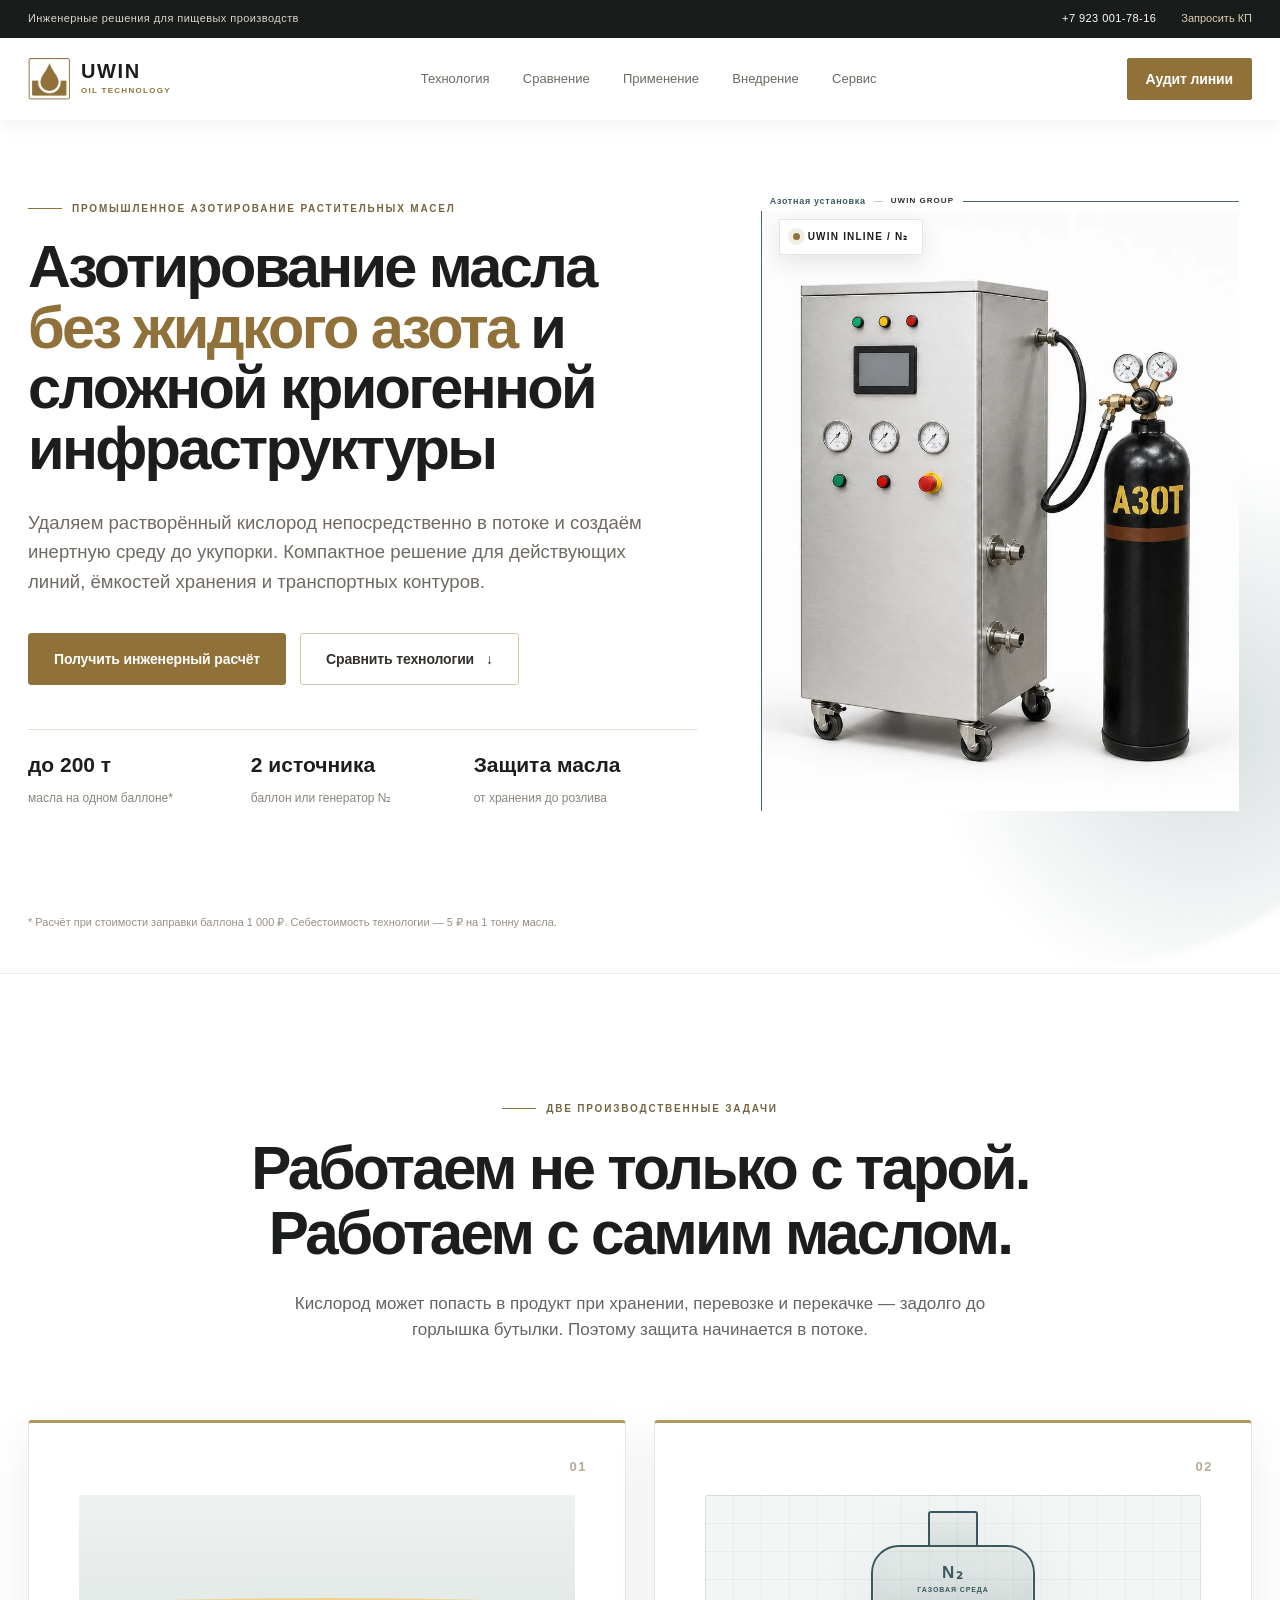
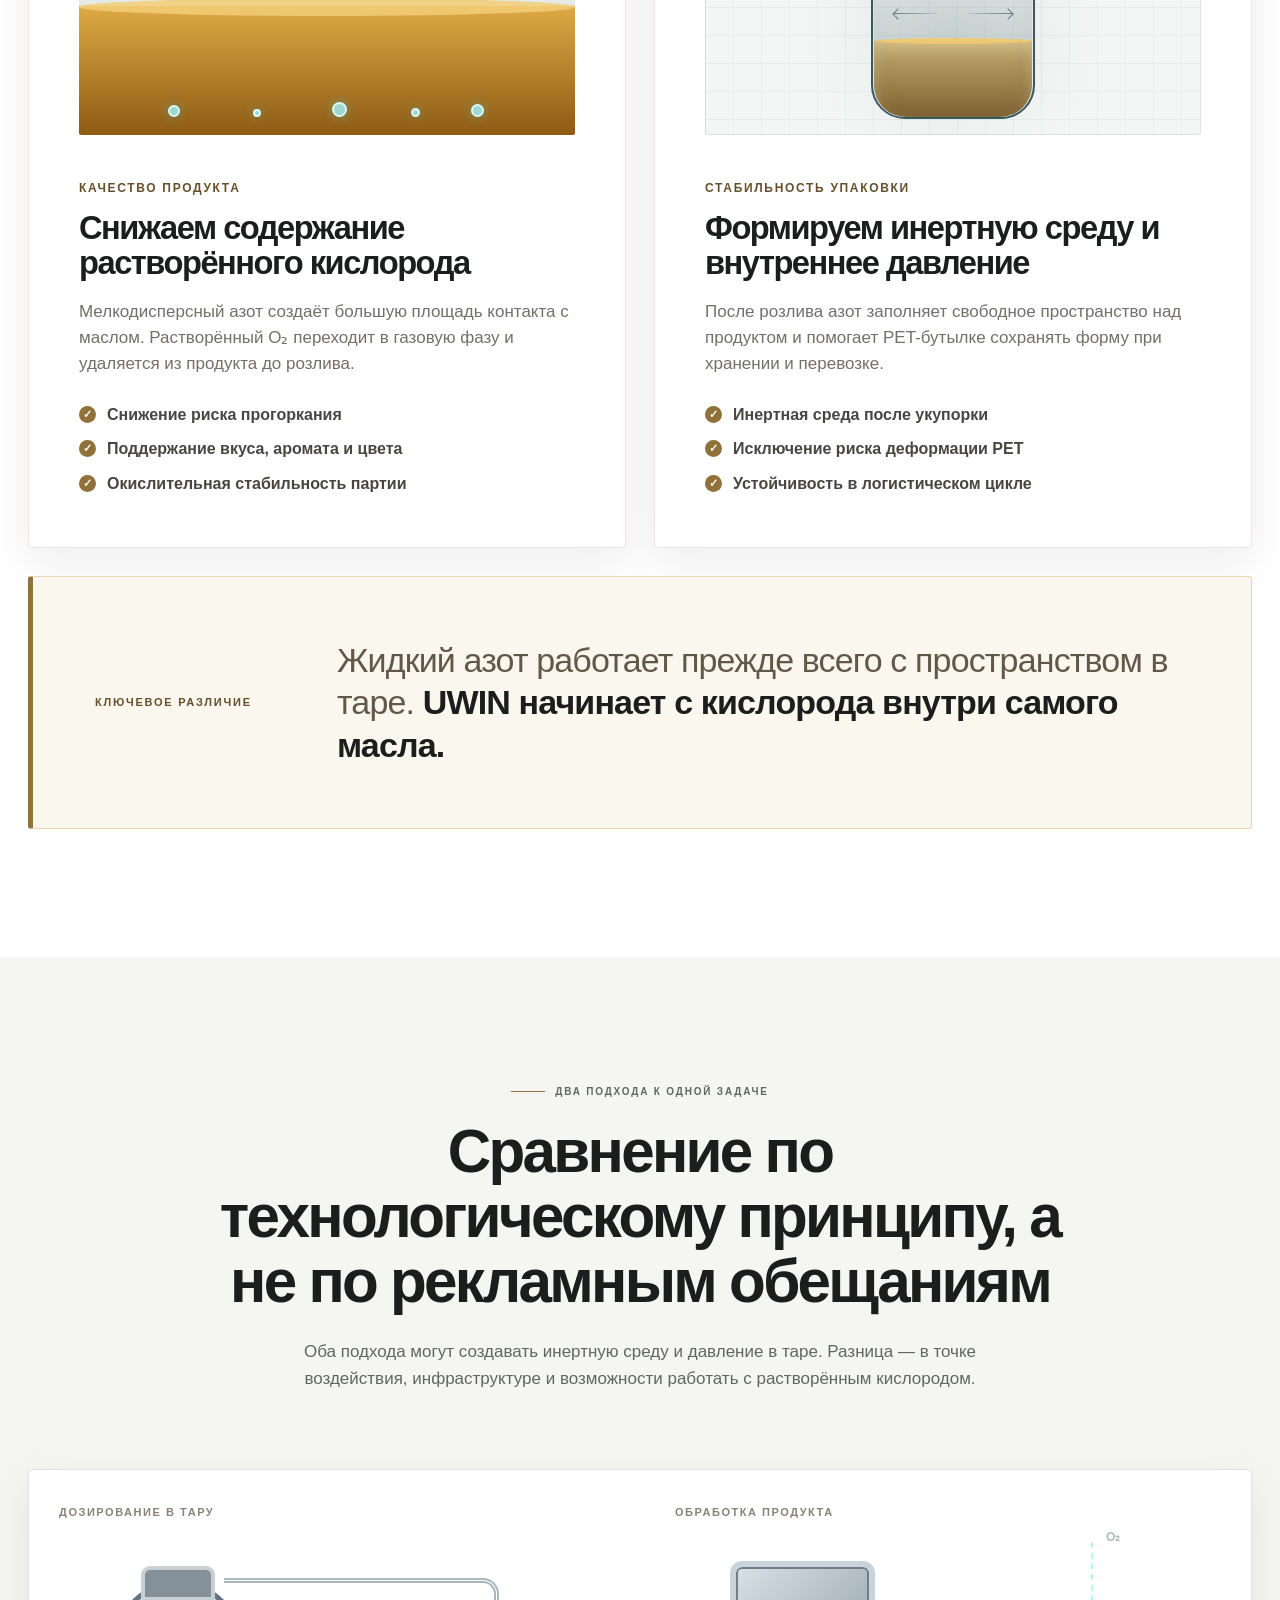
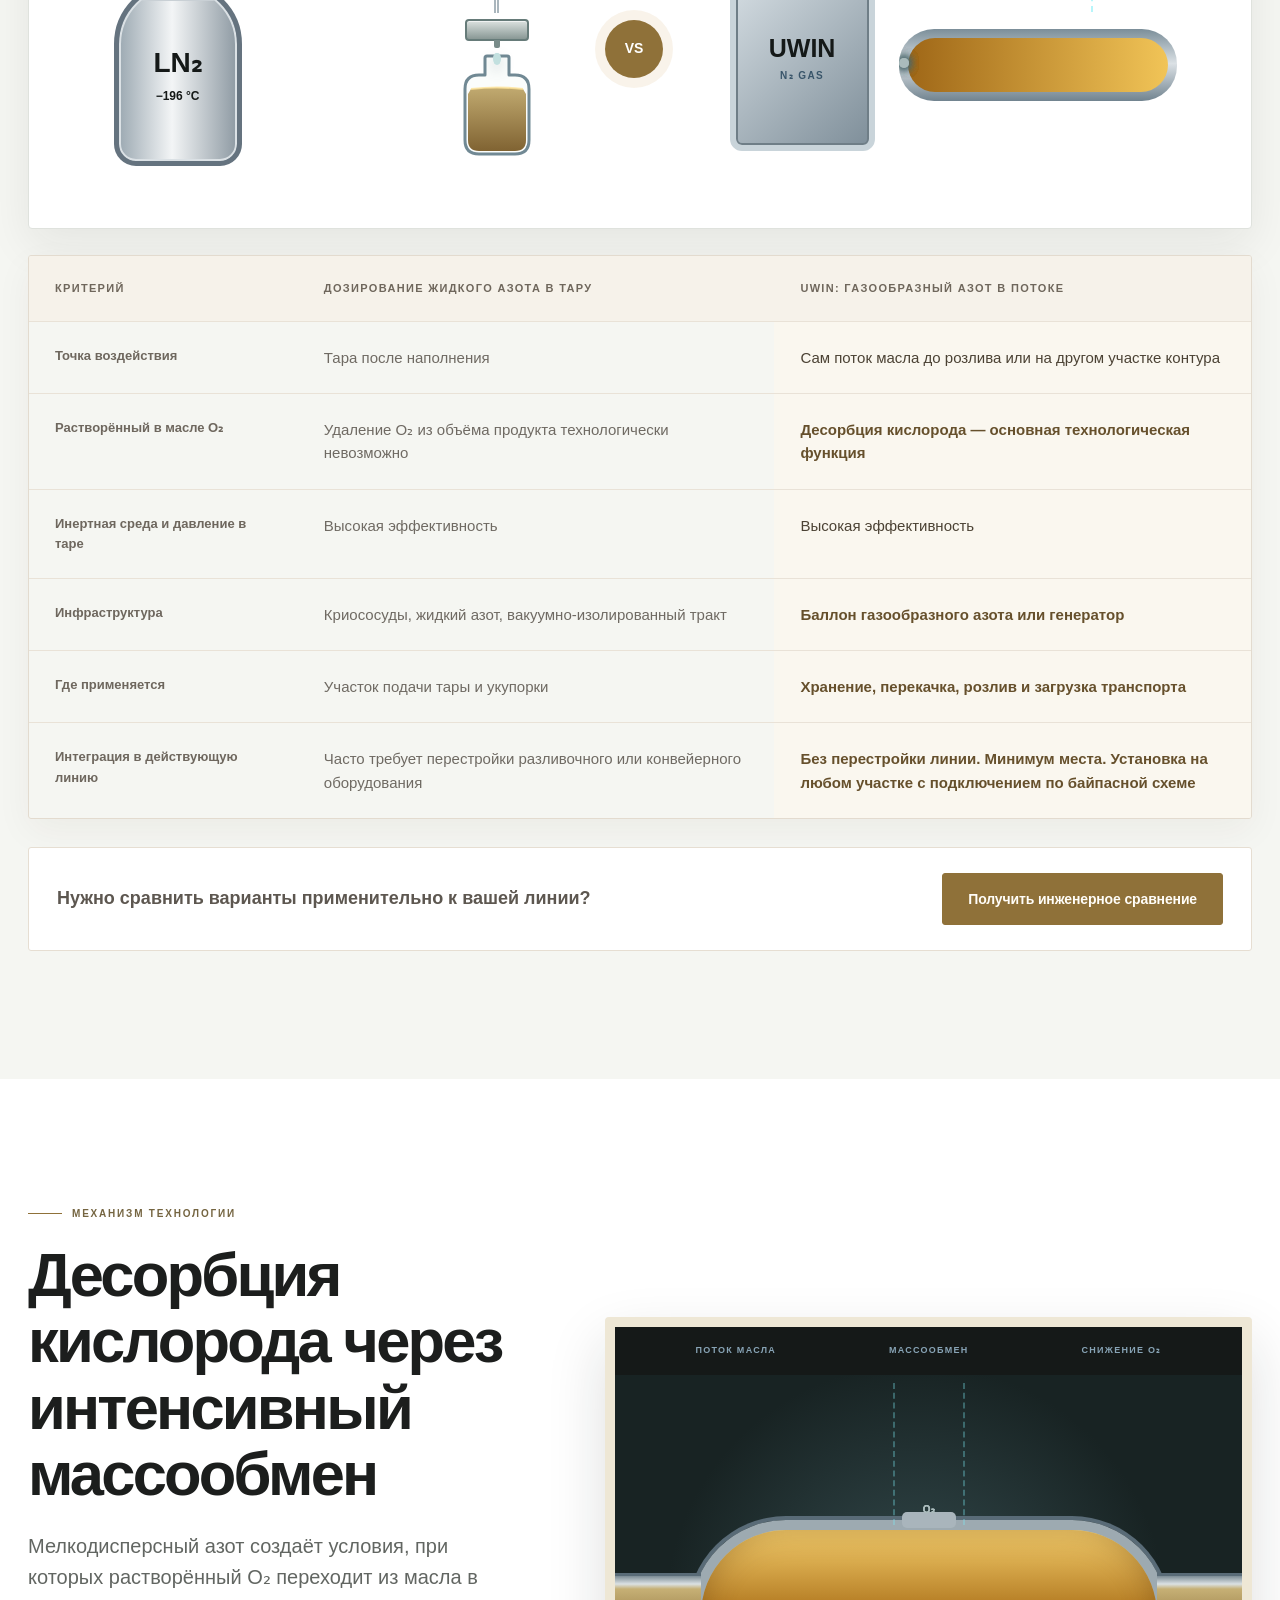
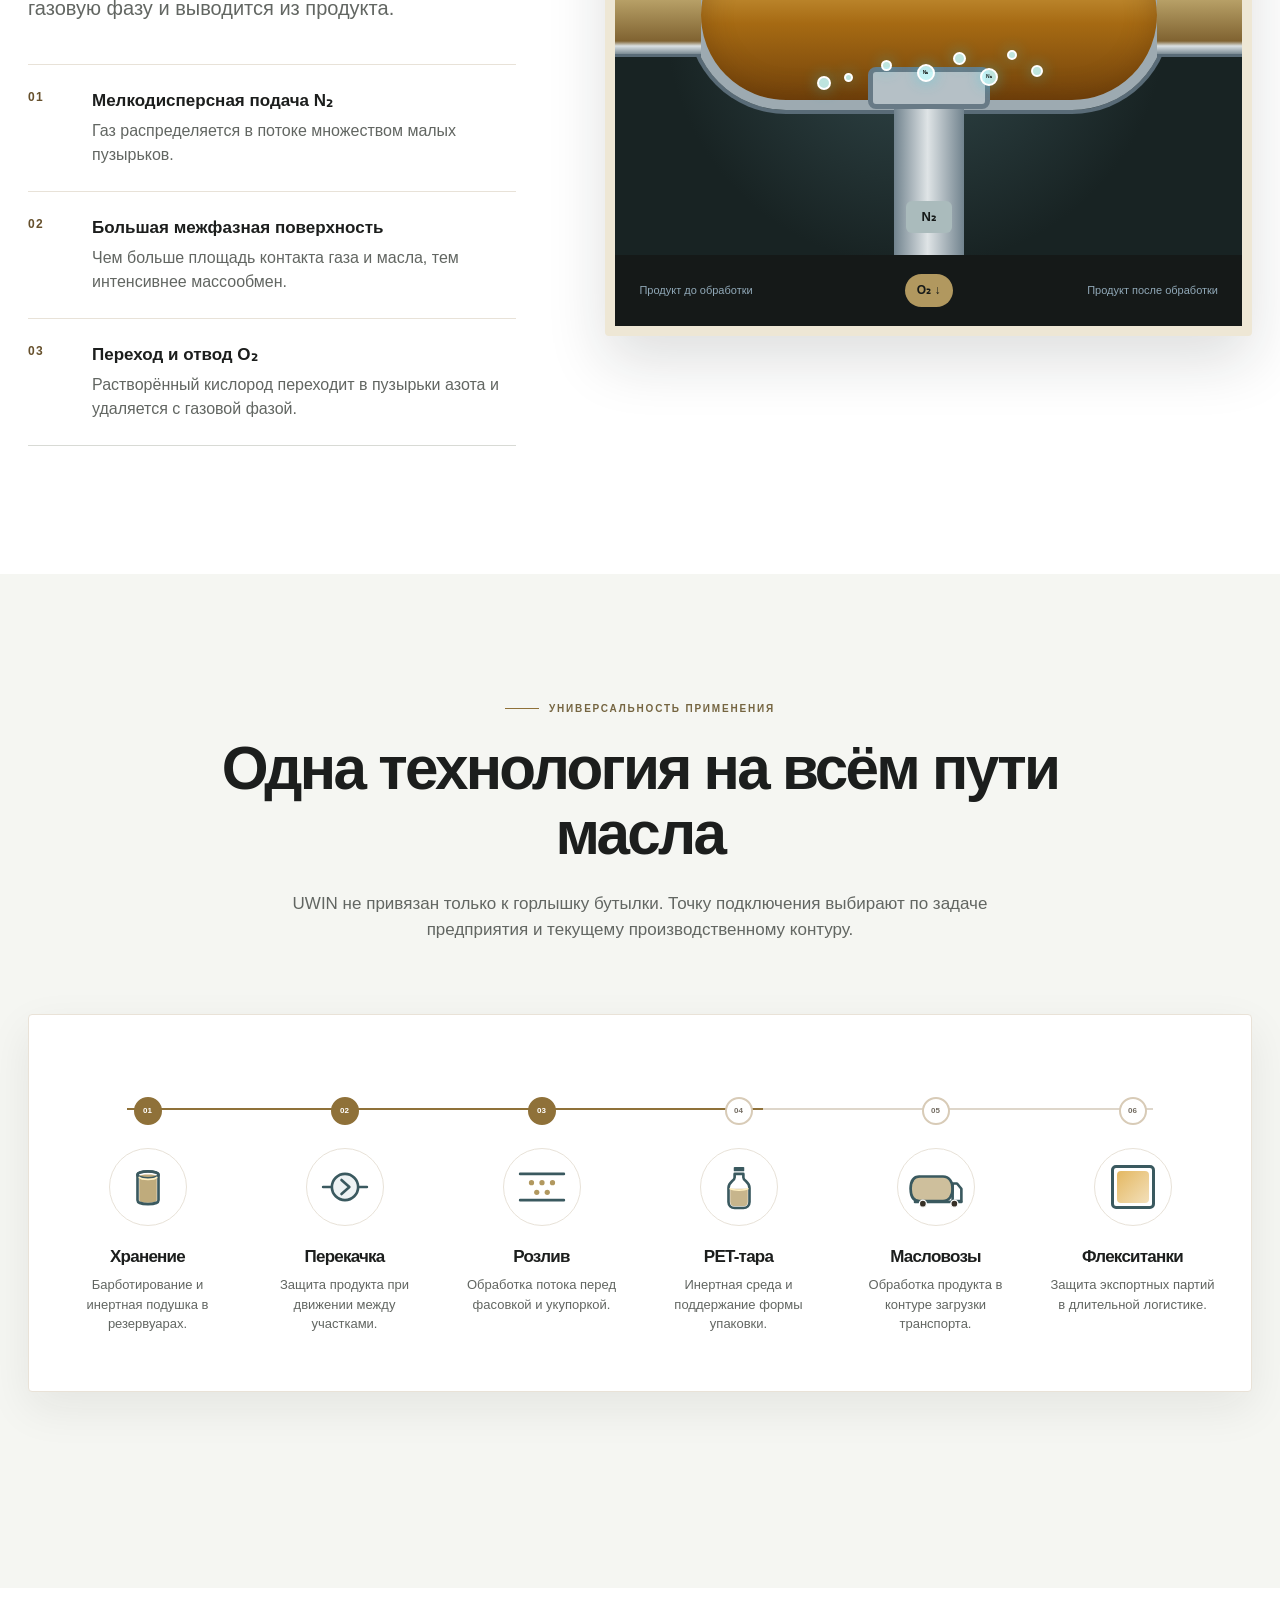
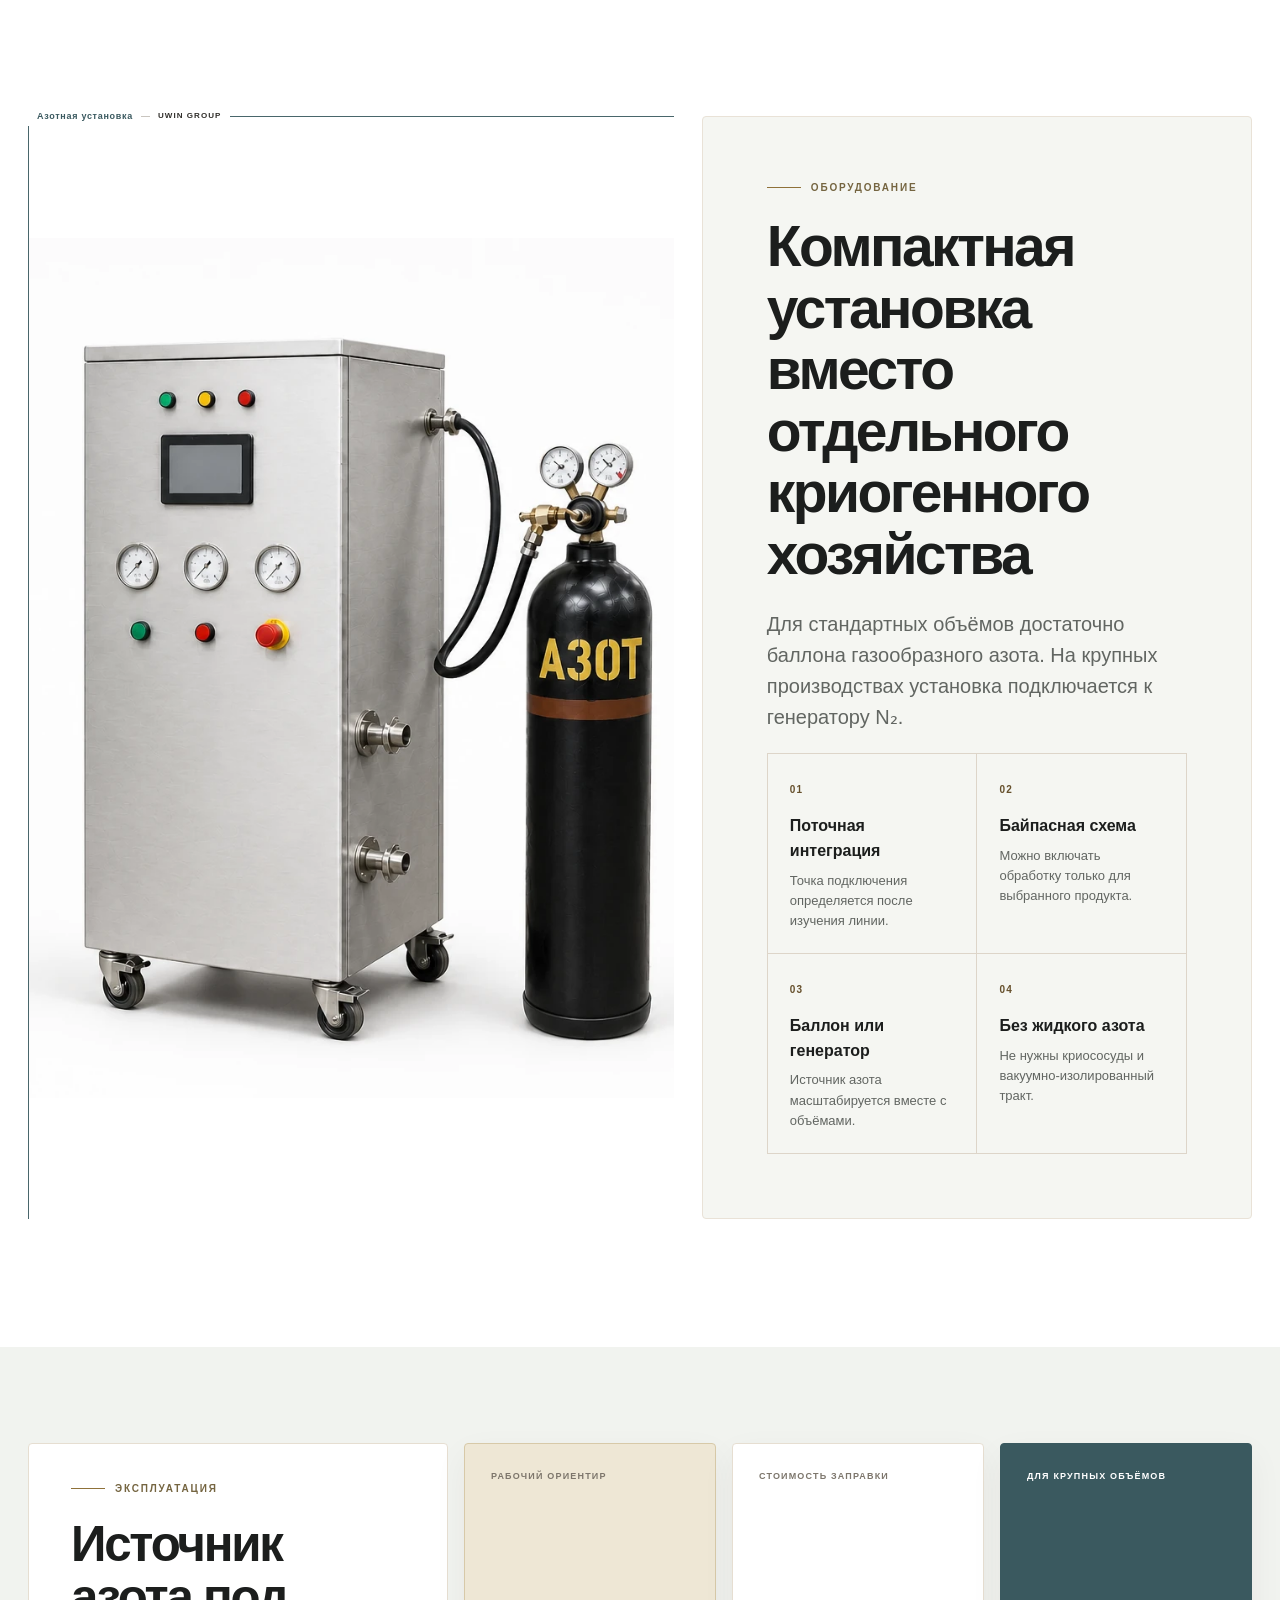
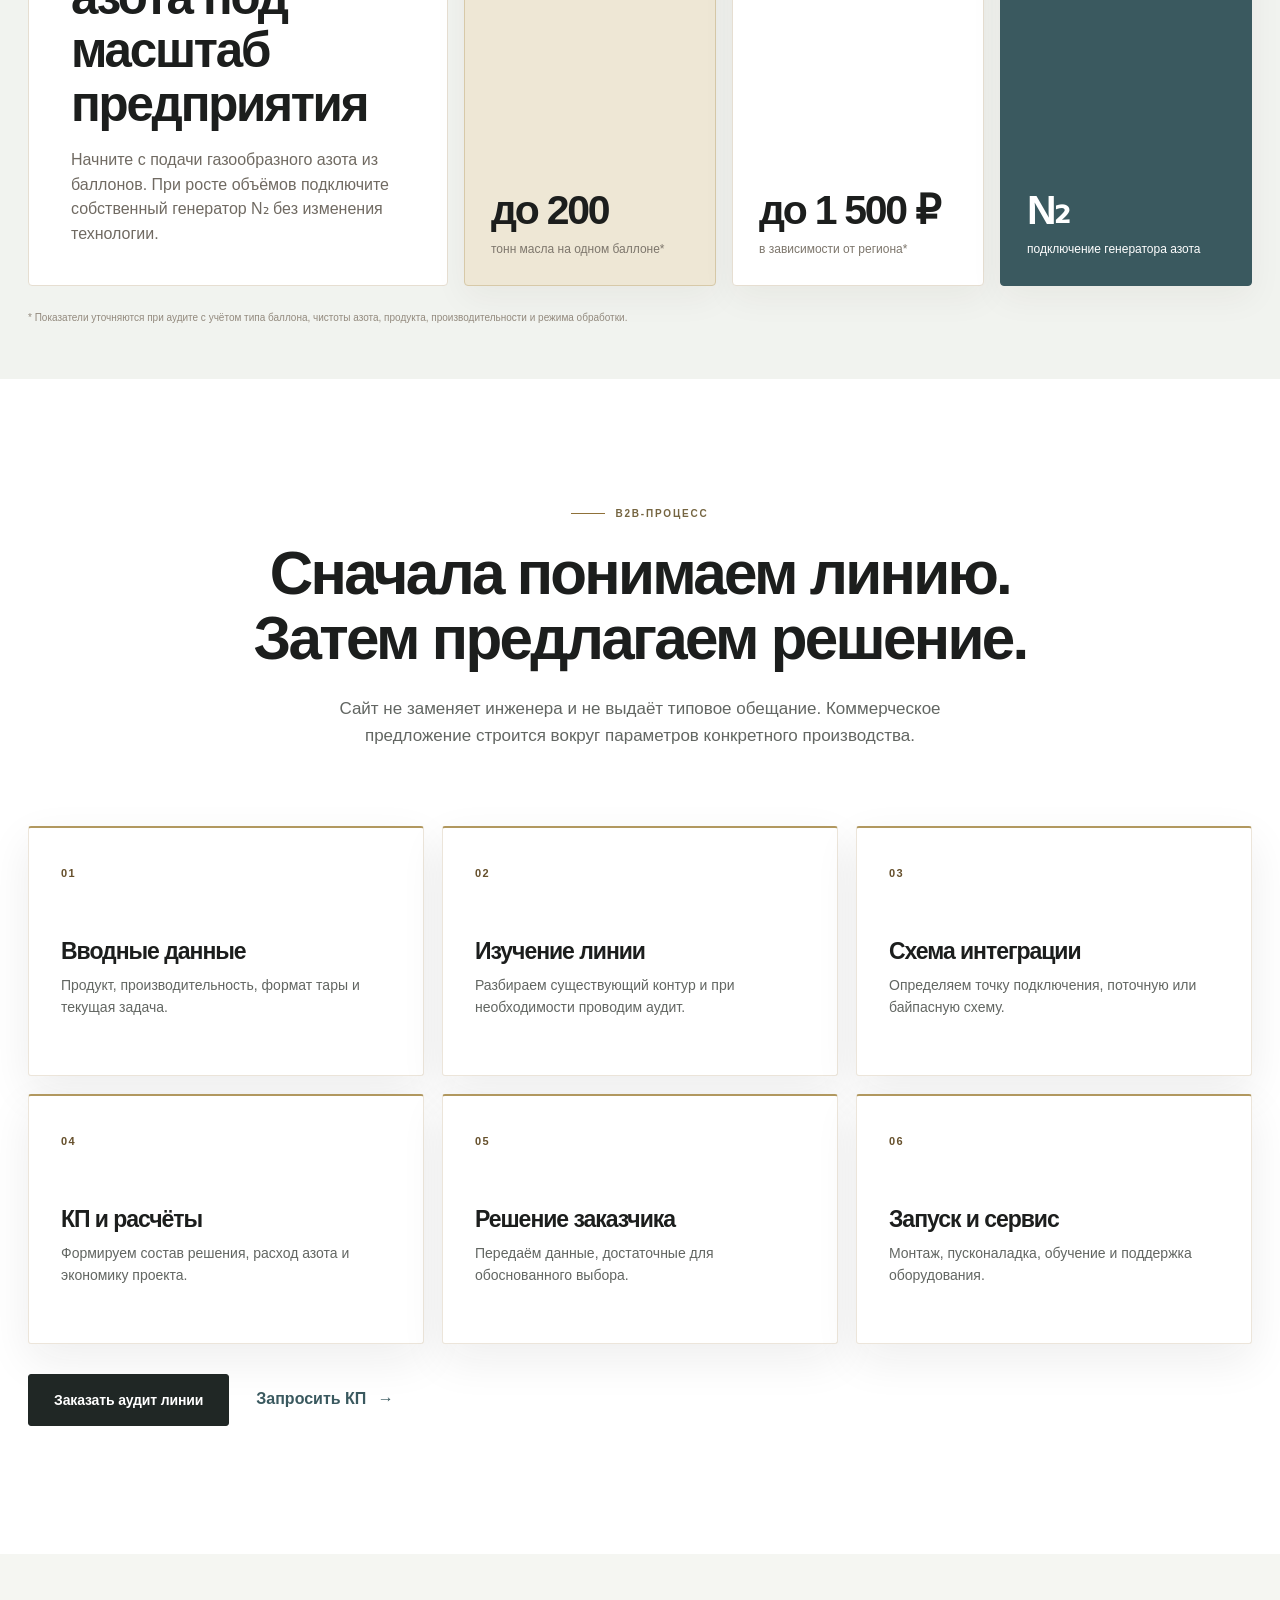
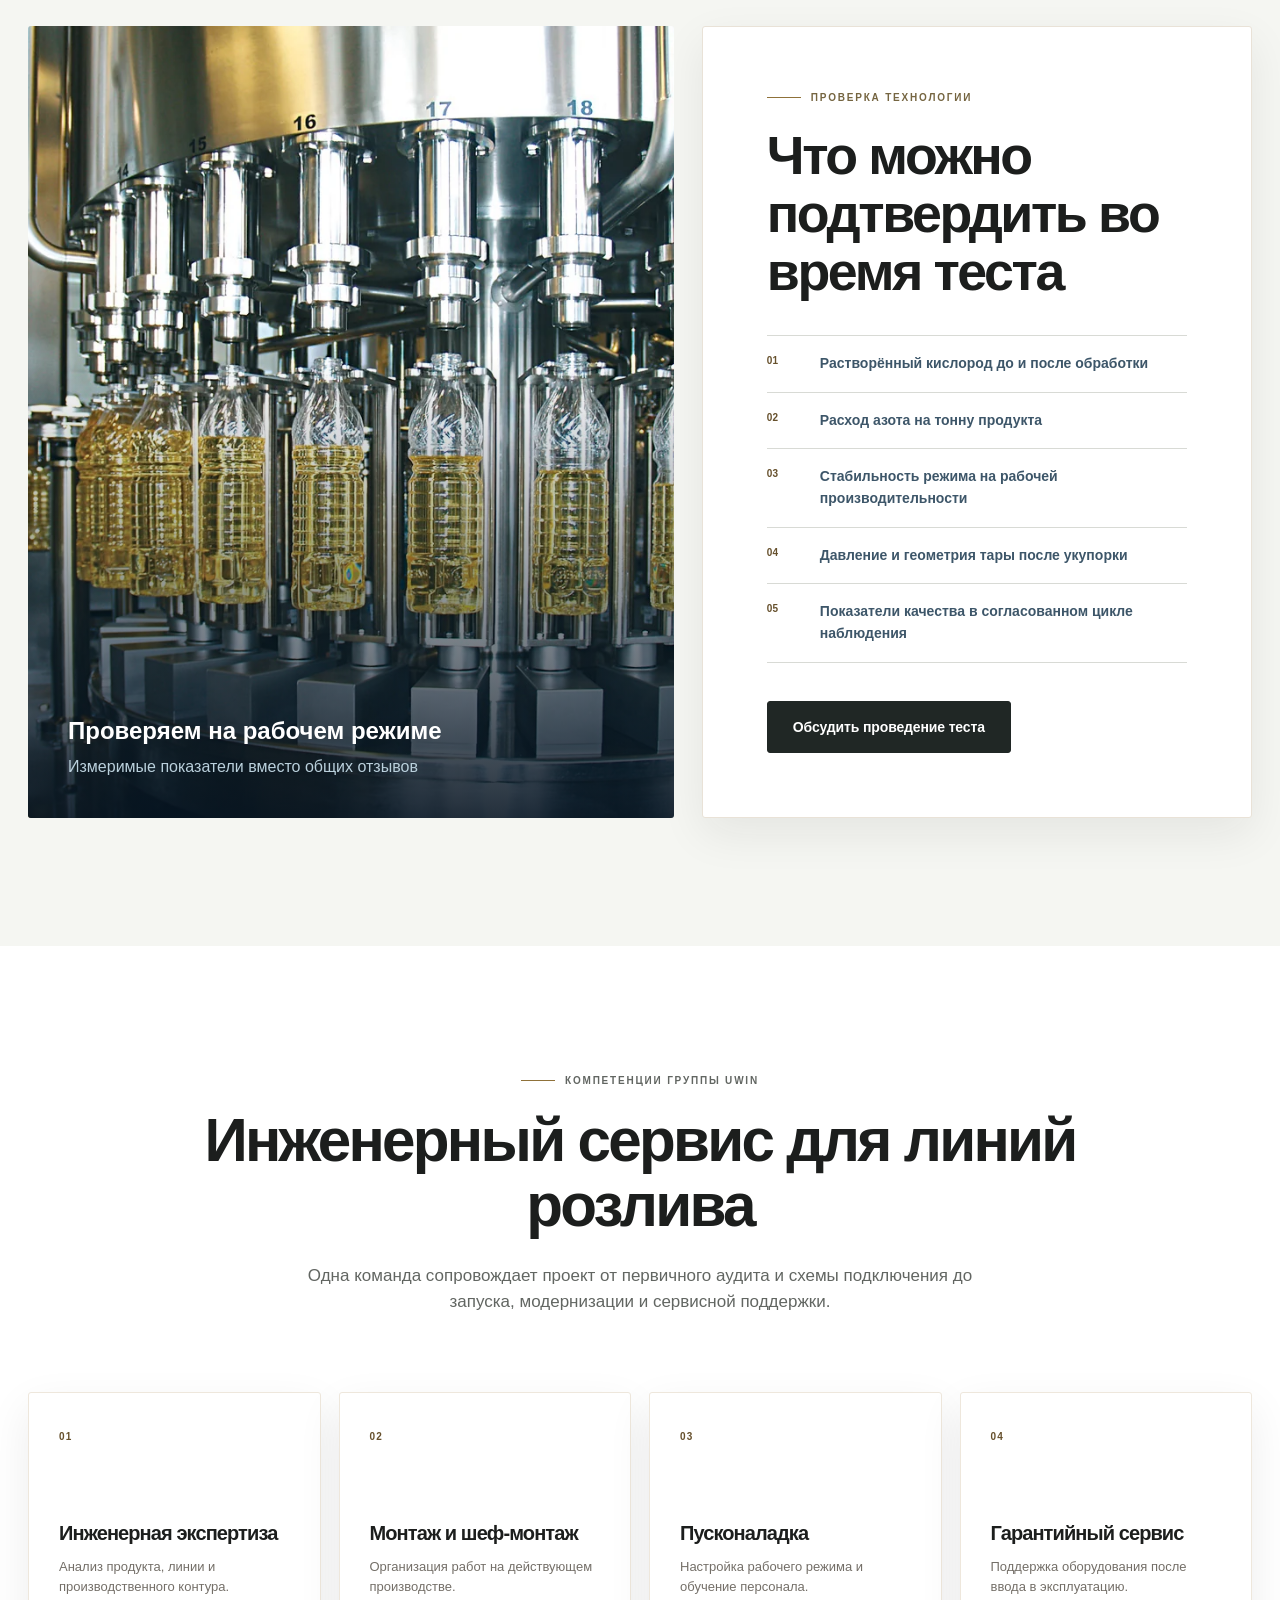
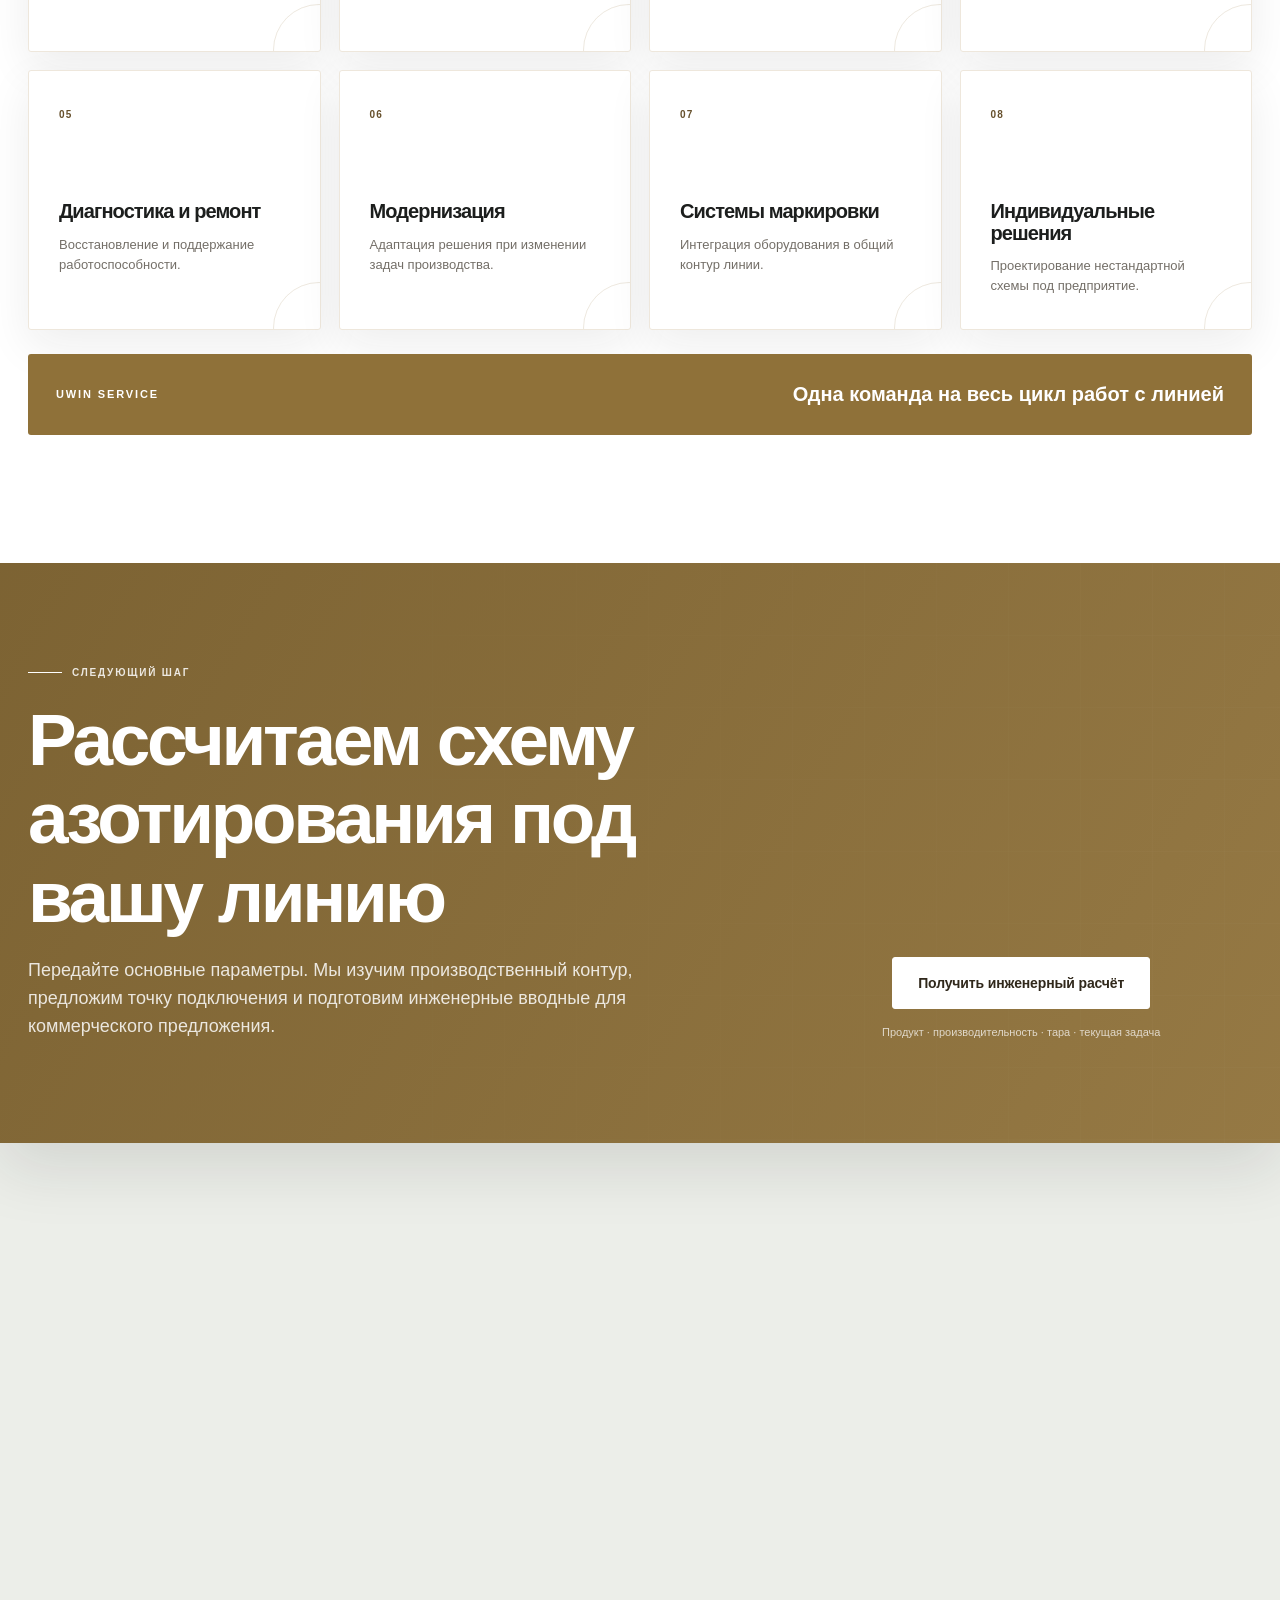
<file: index.html>
<!doctype html>
<html lang="ru">
<head>
  <meta charset="utf-8">
  <meta name="viewport" content="width=device-width, initial-scale=1">
  <title>Азотирование растительных масел | Азотные установки для пищевой промышленности</title>
  <meta name="description" content="Азотные установки UWIN для растительных масел: подача газообразного азота в поток, снижение растворённого кислорода, защита от окисления и деформации PET-тары.">
  <meta name="keywords" content="азотирование растительных масел, азотирование растительного масла, азотирование масла, азотные установки для пищевой промышленности, установка подачи азота в масло, подача азота в масло, газообразный азот для масла, жидкий азот для масла, защита масла от окисления, удаление растворённого кислорода из масла, UWIN OIL, ЮВИН">
  <meta name="robots" content="noindex, nofollow, noarchive, nosnippet">
  <link rel="canonical" href="https://uwingroup.ru/">
  <link rel="alternate" hreflang="ru-RU" href="https://uwingroup.ru/">
  <meta name="theme-color" content="#ffffff">
  <meta property="og:type" content="website">
  <meta property="og:locale" content="ru_RU">
  <meta property="og:site_name" content="UWIN OIL">
  <meta property="og:url" content="https://uwingroup.ru/">
  <meta property="og:title" content="Азотирование растительных масел | Азотные установки для пищевой промышленности">
  <meta property="og:description" content="Азотные установки UWIN для растительных масел: подача газообразного азота в поток, снижение растворённого кислорода, защита от окисления и деформации PET-тары.">
  <meta property="og:image" content="https://uwingroup.ru/assets/social/og-uwin-oil-white-amber.png">
  <meta property="og:image:width" content="1672">
  <meta property="og:image:height" content="939">
  <meta property="og:image:alt" content="UWIN OIL — промышленное азотирование растительных масел">
  <meta name="twitter:card" content="summary_large_image">
  <meta name="twitter:title" content="Азотирование растительных масел | Азотные установки для пищевой промышленности">
  <meta name="twitter:description" content="Азотные установки UWIN для растительных масел: подача газообразного азота в поток, снижение растворённого кислорода, защита от окисления и деформации PET-тары.">
  <meta name="twitter:image" content="https://uwingroup.ru/assets/social/og-uwin-oil-white-amber.png">
  <script type="application/ld+json">
  {
    "@context": "https://schema.org",
    "@graph": [
      {
        "@type": "WebSite",
        "@id": "https://uwingroup.ru/#website",
        "url": "https://uwingroup.ru/",
        "name": "UWIN OIL",
        "inLanguage": "ru-RU",
        "publisher": {
          "@id": "https://uwingroup.ru/#organization"
        }
      },
      {
        "@type": "Organization",
        "@id": "https://uwingroup.ru/#organization",
        "name": "ООО ГК «ЮВИН»",
        "alternateName": "UWIN",
        "url": "https://uwingroup.ru/",
        "logo": {
          "@type": "ImageObject",
          "url": "https://uwingroup.ru/assets/brand/uwin-mark-gold-bright.png"
        },
        "telephone": "+7 923 001-78-16",
        "email": "service@uwingroup.ru",
        "contactPoint": {
          "@type": "ContactPoint",
          "telephone": "+7 923 001-78-16",
          "contactType": "sales",
          "availableLanguage": "Russian"
        },
        "address": [
          {
            "@type": "PostalAddress",
            "postalCode": "191023",
            "addressLocality": "Санкт-Петербург",
            "streetAddress": "Невский проспект, 71/1",
            "addressCountry": "RU"
          },
          {
            "@type": "PostalAddress",
            "postalCode": "656008",
            "addressLocality": "Барнаул",
            "streetAddress": "ул. Анатолия, 315",
            "addressCountry": "RU"
          }
        ]
      },
      {
        "@type": "WebPage",
        "@id": "https://uwingroup.ru/#webpage",
        "url": "https://uwingroup.ru/",
        "name": "Азотирование растительных масел | Азотные установки для пищевой промышленности",
        "description": "Азотные установки UWIN для растительных масел: подача газообразного азота в поток, снижение растворённого кислорода, защита от окисления и деформации PET-тары.",
        "isPartOf": {
          "@id": "https://uwingroup.ru/#website"
        },
        "about": {
          "@id": "https://uwingroup.ru/#uwin-oil"
        },
        "inLanguage": "ru-RU"
      },
      {
        "@type": "Product",
        "@id": "https://uwingroup.ru/#uwin-oil",
        "name": "Азотная установка UWIN OIL",
        "alternateName": "Установка для азотирования растительных масел",
        "url": "https://uwingroup.ru/",
        "description": "Компактная установка для подачи газообразного азота в поток растительного масла, снижения растворённого кислорода и формирования инертной среды.",
        "image": "https://uwingroup.ru/assets/equipment/uwin-oil-unit-clean.webp",
        "category": "Оборудование для азотирования растительных масел",
        "brand": {
          "@type": "Brand",
          "name": "UWIN"
        },
        "manufacturer": {
          "@id": "https://uwingroup.ru/#organization"
        },
        "additionalProperty": [
          {
            "@type": "PropertyValue",
            "name": "Рабочий газ",
            "value": "Газообразный азот"
          },
          {
            "@type": "PropertyValue",
            "name": "Интеграция",
            "value": "Хранение, перекачка и розлив растительных масел"
          }
        ]
      }
    ]
  }
  </script>
  <link rel="icon" href="assets/brand/uwin-mark.jpg">
  <link rel="preload" href="assets/equipment/uwin-oil-unit-clean.webp" as="image" type="image/webp">
  <link rel="stylesheet" href="site.css?v=forms-3">
  <link rel="stylesheet" href="air.css">
  <link rel="stylesheet" href="white-amber.css?v=industrial-harmony-10">
</head>
<body>
  <a class="skip-link" href="#main">К содержанию</a>

  <header class="site-header" data-header>
    <div class="header-top">
      <div class="container header-top-inner">
        <span>Инженерные решения для пищевых производств</span>
        <div>
          <a href="tel:+79230017816">+7 923 001-78-16</a>
          <button type="button" data-request="commercial-proposal">Запросить КП</button>
        </div>
      </div>
    </div>
    <div class="container header-inner">
      <a class="brand" href="#top" aria-label="UWIN OIL — на главную">
        <span class="brand-mark"><img src="assets/brand/uwin-mark-gold-bright.png" alt="" width="3285" height="3944"></span>
        <span class="brand-copy"><strong>UWIN</strong><small>OIL TECHNOLOGY</small></span>
      </a>

      <button class="menu-toggle" type="button" aria-expanded="false" aria-controls="site-nav" data-menu-toggle>
        <span></span><span></span><span></span>
        <span class="sr-only">Открыть меню</span>
      </button>

      <nav class="site-nav" id="site-nav" aria-label="Основная навигация" data-menu>
        <a href="#technology">Технология</a>
        <a href="#compare">Сравнение</a>
        <a href="#applications">Применение</a>
        <a href="#process">Внедрение</a>
        <a href="#service">Сервис</a>
      </nav>

      <button class="button button-small button-header" type="button" data-request="line-audit">Аудит линии</button>
    </div>
  </header>

  <main id="main" class="content-layer">
    <section class="hero" id="top">
      <div class="hero-grid-lines" aria-hidden="true"></div>
      <div class="container hero-layout">
        <div class="hero-copy" data-reveal>
          <p class="eyebrow eyebrow-light"><span></span> Промышленное азотирование растительных масел</p>
          <h1>Азотирование масла <em>без жидкого азота</em> и сложной криогенной инфраструктуры</h1>
          <p class="hero-lead">Удаляем растворённый кислород непосредственно в потоке и создаём инертную среду до укупорки. Компактное решение для действующих линий, ёмкостей хранения и транспортных контуров.</p>
          <div class="hero-actions">
            <button class="button button-primary" type="button" data-request="engineering-calculation">Получить инженерный расчёт</button>
            <a class="button button-ghost" href="#compare">Сравнить технологии <span aria-hidden="true">↓</span></a>
          </div>
          <div class="hero-proof" aria-label="Ключевые характеристики">
            <div><strong>до 200 т</strong><span>масла на одном баллоне*</span></div>
            <div><strong>2 источника</strong><span>баллон или генератор N₂</span></div>
            <div><strong>Защита масла</strong><span>от хранения до розлива</span></div>
          </div>
        </div>

        <div class="hero-visual" data-reveal data-delay="120">
          <div class="module-plate"><strong>Азотная установка</strong><span>—</span><small>UWIN GROUP</small></div>
          <div class="machine-frame" role="img" aria-label="Компактная установка UWIN для обработки масла газообразным азотом">
            <div class="machine-status"><span></span> UWIN INLINE / N₂</div>
            <img src="assets/equipment/uwin-oil-unit-clean.webp" alt="Компактная установка UWIN для обработки масла газообразным азотом" width="1536" height="1024" draggable="false">
            <div class="machine-note machine-note-top"><small>Режим</small><strong>ПОТОК</strong></div>
            <div class="machine-note machine-note-bottom"><small>Среда</small><strong>БЕЗ КРИОГЕНИКИ</strong></div>
          </div>
          <div class="hero-orbit orbit-one" aria-hidden="true"></div>
          <div class="hero-orbit orbit-two" aria-hidden="true"></div>
        </div>
      </div>
      <div class="container hero-footnote">* Расчёт при стоимости заправки баллона 1&nbsp;000 ₽. Себестоимость технологии — 5 ₽ на 1 тонну масла.</div>
    </section>

    <section class="section section-intro" id="technology">
      <div class="container">
        <div class="section-heading split-heading" data-reveal>
          <div>
            <p class="eyebrow"><span></span> Две производственные задачи</p>
            <h2>Работаем не только с тарой. <br>Работаем с самим маслом.</h2>
          </div>
          <p>Кислород может попасть в продукт при хранении, перевозке и перекачке — задолго до горлышка бутылки. Поэтому защита начинается в потоке.</p>
        </div>

        <div class="outcome-grid">
          <article class="outcome-card outcome-oil" data-reveal>
            <div class="card-index">01</div>
            <div class="outcome-graphic oil-graphic" aria-hidden="true">
              <span class="oil-surface"></span>
              <i class="bubble b1"></i><i class="bubble b2"></i><i class="bubble b3"></i><i class="bubble b4"></i><i class="bubble b5"></i>
            </div>
            <p class="card-kicker">Качество продукта</p>
            <h3>Снижаем содержание растворённого кислорода</h3>
            <p>Мелкодисперсный азот создаёт большую площадь контакта с маслом. Растворённый O₂ переходит в газовую фазу и удаляется из продукта до розлива.</p>
            <ul class="check-list">
              <li>Снижение риска прогоркания</li>
              <li>Поддержание вкуса, аромата и цвета</li>
              <li>Окислительная стабильность партии</li>
            </ul>
          </article>

          <article class="outcome-card outcome-pack" data-reveal data-delay="100">
            <div class="card-index">02</div>
            <div class="outcome-graphic bottle-graphic" aria-hidden="true">
              <span class="bottle-neck"></span>
              <span class="bottle-body"></span>
              <span class="bottle-atmosphere"></span>
              <span class="bottle-fill"></span>
              <span class="bottle-gas-label"><strong>N₂</strong><small>газовая среда</small></span>
              <i class="pack-bubble pb1"></i><i class="pack-bubble pb2"></i><i class="pack-bubble pb3"></i><i class="pack-bubble pb4"></i>
              <i class="pressure-flow pressure-left"></i><i class="pressure-flow pressure-right"></i>
            </div>
            <p class="card-kicker">Стабильность упаковки</p>
            <h3>Формируем инертную среду и внутреннее давление</h3>
            <p>После розлива азот заполняет свободное пространство над продуктом и помогает PET-бутылке сохранять форму при хранении и перевозке.</p>
            <ul class="check-list">
              <li>Инертная среда после укупорки</li>
              <li>Исключение риска деформации PET</li>
              <li>Устойчивость в логистическом цикле</li>
            </ul>
          </article>
        </div>

        <div class="statement" data-reveal>
          <span>Ключевое различие</span>
          <p>Жидкий азот работает прежде всего с пространством в таре. <strong>UWIN начинает с кислорода внутри самого масла.</strong></p>
        </div>
      </div>
    </section>

    <section class="section comparison" id="compare">
      <div class="container">
        <div class="section-heading section-heading-dark" data-reveal>
          <p class="eyebrow eyebrow-light"><span></span> Два подхода к одной задаче</p>
          <h2>Сравнение по технологическому принципу, а не по рекламным обещаниям</h2>
          <p>Оба подхода могут создавать инертную среду и давление в таре. Разница — в точке воздействия, инфраструктуре и возможности работать с растворённым кислородом.</p>
        </div>

        <div class="compare-visuals" aria-hidden="true">
          <div class="cryo-scheme" data-reveal>
            <div class="scheme-label">Дозирование в тару</div>
            <div class="dewar"><span>LN₂</span><small>−196 °C</small></div>
            <div class="cryo-line"></div>
            <div class="dose-head"><i></i></div>
            <div class="mini-bottle">
              <svg viewBox="0 0 72 101" aria-hidden="true" focusable="false">
                <defs>
                  <linearGradient id="mini-oil-gradient" x1="0" y1="0" x2="0" y2="1">
                    <stop offset="0" stop-color="#c1aa70" />
                    <stop offset="1" stop-color="#806332" />
                  </linearGradient>
                </defs>
                <path class="mini-bottle-shell" d="M24 20V3Q24 1 26 1H46Q48 1 48 3V20H54Q68 20 68 34V85Q68 99 54 99H18Q4 99 4 85V34Q4 20 18 20Z" />
                <path class="mini-bottle-oil" d="M10 34Q36 31 62 34L65 39V85Q65 96 54 96H18Q7 96 7 85V39Z" />
                <path class="mini-bottle-surface" d="M10 34Q36 31 62 34" />
              </svg>
            </div>
          </div>
          <div class="versus">VS</div>
          <div class="flow-scheme" data-reveal data-delay="100">
            <div class="scheme-label">Обработка продукта</div>
            <div class="flow-module"><span>UWIN</span><small>N₂ GAS</small></div>
            <div class="flow-pipe"><i></i><i></i><i></i><i></i><i></i></div>
            <div class="flow-out"><span>O₂</span></div>
          </div>
        </div>

        <div class="comparison-table-wrap" data-reveal>
          <table class="comparison-table">
            <thead>
              <tr>
                <th>Критерий</th>
                <th>Дозирование жидкого азота в тару</th>
                <th>UWIN: газообразный азот в потоке</th>
              </tr>
            </thead>
            <tbody>
              <tr>
                <th>Точка воздействия</th>
                <td data-label="Жидкий азот">Тара после наполнения</td>
                <td data-label="UWIN">Сам поток масла до розлива или на другом участке контура</td>
              </tr>
              <tr>
                <th>Растворённый в масле O₂</th>
                <td data-label="Жидкий азот">Удаление O₂ из объёма продукта технологически невозможно</td>
                <td data-label="UWIN"><strong>Десорбция кислорода — основная технологическая функция</strong></td>
              </tr>
              <tr class="comparison-parity">
                <th>Инертная среда и давление в таре</th>
                <td data-label="Жидкий азот">Высокая эффективность</td>
                <td data-label="UWIN">Высокая эффективность</td>
              </tr>
              <tr>
                <th>Инфраструктура</th>
                <td data-label="Жидкий азот">Криососуды, жидкий азот, вакуумно-изолированный тракт</td>
                <td data-label="UWIN"><strong>Баллон газообразного азота или генератор</strong></td>
              </tr>
              <tr>
                <th>Где применяется</th>
                <td data-label="Жидкий азот">Участок подачи тары и укупорки</td>
                <td data-label="UWIN"><strong>Хранение, перекачка, розлив и загрузка транспорта</strong></td>
              </tr>
              <tr>
                <th>Интеграция в действующую линию</th>
                <td data-label="Жидкий азот">Часто требует перестройки разливочного или конвейерного оборудования</td>
                <td data-label="UWIN"><strong>Без перестройки линии. Минимум места. Установка на любом участке с подключением по байпасной схеме</strong></td>
              </tr>
            </tbody>
          </table>
        </div>

        <div class="compare-cta" data-reveal>
          <p>Нужно сравнить варианты применительно к вашей линии?</p>
          <button class="button button-primary" type="button" data-request="technology-comparison">Получить инженерное сравнение</button>
        </div>
      </div>
    </section>

    <section class="section mass-transfer" id="desorption">
      <div class="container mass-layout">
        <div class="mass-copy" data-reveal>
          <p class="eyebrow"><span></span> Механизм технологии</p>
          <h2>Десорбция кислорода через интенсивный массообмен</h2>
          <p class="lead">Мелкодисперсный азот создаёт условия, при которых растворённый O₂ переходит из масла в газовую фазу и выводится из продукта.</p>
          <ol class="process-list">
            <li><span>01</span><div><strong>Мелкодисперсная подача N₂</strong><p>Газ распределяется в потоке множеством малых пузырьков.</p></div></li>
            <li><span>02</span><div><strong>Большая межфазная поверхность</strong><p>Чем больше площадь контакта газа и масла, тем интенсивнее массообмен.</p></div></li>
            <li><span>03</span><div><strong>Переход и отвод O₂</strong><p>Растворённый кислород переходит в пузырьки азота и удаляется с газовой фазой.</p></div></li>
          </ol>
        </div>

        <div class="mass-diagram" data-reveal data-delay="120" aria-label="Схема десорбции растворённого кислорода">
          <div class="diagram-head">
            <span>ПОТОК МАСЛА</span><span>МАССООБМЕН</span><span>СНИЖЕНИЕ O₂</span>
          </div>
          <div class="diagram-chamber">
            <div class="oil-stream"></div>
            <div class="n2-feed"><span>N₂</span></div>
            <div class="gas-bubbles">
              <i class="g1">N₂</i><i class="g2"></i><i class="g3"></i><i class="g4">N₂</i><i class="g5"></i><i class="g6"></i><i class="g7"></i><i class="g8"></i>
            </div>
            <div class="oxygen-exit"><i>O₂</i><i>O₂</i><i>O₂</i></div>
          </div>
          <div class="diagram-result"><span>Продукт до обработки</span><strong>O₂ ↓</strong><span>Продукт после обработки</span></div>
        </div>
      </div>
    </section>

    <section class="section lifecycle" id="applications">
      <div class="container">
        <div class="section-heading split-heading" data-reveal>
          <div>
            <p class="eyebrow"><span></span> Универсальность применения</p>
            <h2>Одна технология на всём пути масла</h2>
          </div>
          <p>UWIN не привязан только к горлышку бутылки. Точку подключения выбирают по задаче предприятия и текущему производственному контуру.</p>
        </div>

        <div class="route" data-reveal>
          <div class="route-line" aria-hidden="true"><span></span></div>
          <article><span class="route-num">01</span><div class="route-icon tank-icon has-svg" aria-hidden="true"><svg class="route-icon-svg" viewBox="0 0 64 64" focusable="false"><path class="icon-fill" d="M22 20c0-3 20-3 20 0v27c0 4-20 4-20 0Z"/><path class="icon-stroke" d="M20 18c0-5 24-5 24 0v29c0 6-24 6-24 0Z"/><ellipse class="icon-stroke" cx="32" cy="18" rx="12" ry="4"/><path class="icon-liquid-line" d="M22 21c3 3 17 3 20 0"/></svg></div><h3>Хранение</h3><p>Барботирование и инертная подушка в резервуарах.</p></article>
          <article><span class="route-num">02</span><div class="route-icon pump-icon has-svg" aria-hidden="true"><svg class="route-icon-svg" viewBox="0 0 64 64" focusable="false"><path class="icon-stroke" d="M7 32h10m30 0h10"/><circle class="icon-soft-stroke" cx="32" cy="32" r="15"/><path class="icon-stroke" d="m28 24 9 8-9 8"/></svg></div><h3>Перекачка</h3><p>Защита продукта при движении между участками.</p></article>
          <article><span class="route-num">03</span><div class="route-icon line-icon has-svg" aria-hidden="true"><svg class="route-icon-svg" viewBox="0 0 64 64" focusable="false"><path class="icon-stroke" d="M7 17h50M7 47h50"/><g class="icon-flow-dots"><circle cx="20" cy="27" r="3"/><circle cx="32" cy="27" r="3"/><circle cx="44" cy="27" r="3"/><circle cx="26" cy="38" r="3"/><circle cx="38" cy="38" r="3"/></g></svg></div><h3>Розлив</h3><p>Обработка потока перед фасовкой и укупоркой.</p></article>
          <article><span class="route-num">04</span><div class="route-icon bottle-icon has-svg" aria-hidden="true"><svg class="route-icon-svg" viewBox="0 0 64 64" focusable="false"><path class="icon-bottle-fill" d="M22 34h20v15c0 3-2 5-5 5H27c-3 0-5-2-5-5Z"/><path class="icon-stroke" d="M27 21v-4h10v4c0 4 7 5 7 12v16c0 4-3 7-7 7H27c-4 0-7-3-7-7V33c0-7 7-8 7-12Z"/><rect class="icon-cap" x="26" y="9" width="12" height="5" rx="1"/><path class="icon-liquid-line" d="M22 34c4 2 16 2 20 0"/></svg></div><h3>PET-тара</h3><p>Инертная среда и поддержание формы упаковки.</p></article>
          <article><span class="route-num">05</span><div class="route-icon truck-icon has-svg" aria-hidden="true"><svg class="route-icon-svg" viewBox="0 0 64 64" focusable="false"><path class="icon-tank-fill" d="M13 20h27c7 0 11 6 11 14s-4 14-11 14H13C6 48 3 42 3 34s3-14 10-14Z"/><path class="icon-stroke" d="M13 20h27c7 0 11 6 11 14s-4 14-11 14H13C6 48 3 42 3 34s3-14 10-14Z"/><path class="icon-cylinder-seam" d="M13 20c-6 0-10 6-10 14s4 14 10 14"/><path class="icon-stroke" d="M51 28h5l5 6v14H51Z"/><path class="icon-stroke" d="M8 49h53"/><circle class="icon-wheel" cx="17" cy="51" r="4"/><circle class="icon-wheel" cx="53" cy="51" r="4"/></svg></div><h3>Масловозы</h3><p>Обработка продукта в контуре загрузки транспорта.</p></article>
          <article><span class="route-num">06</span><div class="route-icon flexi-icon" aria-hidden="true"></div><h3>Флекситанки</h3><p>Защита экспортных партий в длительной логистике.</p></article>
        </div>

        <div class="application-strip" data-reveal>
          <span>Рафинированные масла</span>
          <span>Нерафинированные масла</span>
          <span>PET</span>
          <span>Канистры</span>
          <span>Еврокубы</span>
          <span>Резервуары</span>
          <span>Танк-контейнеры</span>
        </div>
      </div>
    </section>

    <section class="section equipment" id="equipment">
      <div class="container equipment-layout">
        <div class="equipment-image" data-reveal role="img" aria-label="Установка UWIN OIL и баллон газообразного азота">
          <div class="module-plate"><strong>Азотная установка</strong><span>—</span><small>UWIN GROUP</small></div>
          <img src="assets/equipment/uwin-oil-unit-clean.webp" alt="Установка UWIN OIL и баллон газообразного азота" width="1536" height="1024" loading="lazy" draggable="false">
          <div class="image-caption"><span>Компактный модуль</span><strong>UWIN OIL</strong></div>
        </div>
        <div class="equipment-copy" data-reveal data-delay="100">
          <p class="eyebrow"><span></span> Оборудование</p>
          <h2>Компактная установка вместо отдельного криогенного хозяйства</h2>
          <p class="lead">Для стандартных объёмов достаточно баллона газообразного азота. На крупных производствах установка подключается к генератору N₂.</p>
          <div class="feature-grid">
            <div><span>01</span><strong>Поточная интеграция</strong><p>Точка подключения определяется после изучения линии.</p></div>
            <div><span>02</span><strong>Байпасная схема</strong><p>Можно включать обработку только для выбранного продукта.</p></div>
            <div><span>03</span><strong>Баллон или генератор</strong><p>Источник азота масштабируется вместе с объёмами.</p></div>
            <div><span>04</span><strong>Без жидкого азота</strong><p>Не нужны криососуды и вакуумно-изолированный тракт.</p></div>
          </div>
        </div>
      </div>
    </section>

    <section class="economics">
      <div class="container economics-grid">
        <div class="economics-title" data-reveal>
          <p class="eyebrow eyebrow-light"><span></span> Эксплуатация</p>
          <h2>Источник азота под масштаб предприятия</h2>
          <p>Начните с подачи газообразного азота из баллонов. При росте объёмов подключите собственный генератор N₂ без изменения технологии.</p>
        </div>
        <div class="metric-card" data-reveal data-delay="80"><small>Рабочий ориентир</small><strong>до 200</strong><span>тонн масла на одном баллоне*</span></div>
        <div class="metric-card" data-reveal data-delay="140"><small>Стоимость заправки</small><strong>до 1 500 ₽</strong><span>в зависимости от региона*</span></div>
        <div class="metric-card metric-card-accent" data-reveal data-delay="200"><small>Для крупных объёмов</small><strong>N₂</strong><span>подключение генератора азота</span></div>
      </div>
      <div class="container economics-note">* Показатели уточняются при аудите с учётом типа баллона, чистоты азота, продукта, производительности и режима обработки.</div>
    </section>

    <section class="section project-process" id="process">
      <div class="container">
        <div class="section-heading split-heading" data-reveal>
          <div>
            <p class="eyebrow"><span></span> B2B-процесс</p>
            <h2>Сначала понимаем линию. Затем предлагаем решение.</h2>
          </div>
          <p>Сайт не заменяет инженера и не выдаёт типовое обещание. Коммерческое предложение строится вокруг параметров конкретного производства.</p>
        </div>

        <div class="steps" data-reveal>
          <article><span>01</span><h3>Вводные данные</h3><p>Продукт, производительность, формат тары и текущая задача.</p></article>
          <article><span>02</span><h3>Изучение линии</h3><p>Разбираем существующий контур и при необходимости проводим аудит.</p></article>
          <article><span>03</span><h3>Схема интеграции</h3><p>Определяем точку подключения, поточную или байпасную схему.</p></article>
          <article><span>04</span><h3>КП и расчёты</h3><p>Формируем состав решения, расход азота и экономику проекта.</p></article>
          <article><span>05</span><h3>Решение заказчика</h3><p>Передаём данные, достаточные для обоснованного выбора.</p></article>
          <article><span>06</span><h3>Запуск и сервис</h3><p>Монтаж, пусконаладка, обучение и поддержка оборудования.</p></article>
        </div>

        <div class="process-actions" data-reveal>
          <button class="button button-dark" type="button" data-request="line-audit">Заказать аудит линии</button>
          <button class="text-button" type="button" data-request="commercial-proposal">Запросить КП <span aria-hidden="true">→</span></button>
        </div>
      </div>
    </section>

    <section class="section test-section" id="test">
      <div class="container test-layout">
        <div class="test-photo" data-reveal>
          <img src="assets/production/oil-filling-line.webp" alt="Промышленная линия розлива растительного масла в PET-бутылки" width="1315" height="902" loading="lazy">
          <div class="test-photo-overlay"><strong>Проверяем на рабочем режиме</strong><span>Измеримые показатели вместо общих отзывов</span></div>
        </div>
        <div class="test-copy" data-reveal data-delay="100">
          <p class="eyebrow"><span></span> Проверка технологии</p>
          <h2>Что можно подтвердить во время теста</h2>
          <div class="test-list">
            <div><span>01</span><p>Растворённый кислород до и после обработки</p></div>
            <div><span>02</span><p>Расход азота на тонну продукта</p></div>
            <div><span>03</span><p>Стабильность режима на рабочей производительности</p></div>
            <div><span>04</span><p>Давление и геометрия тары после укупорки</p></div>
            <div><span>05</span><p>Показатели качества в согласованном цикле наблюдения</p></div>
          </div>
          <button class="button button-dark" type="button" data-request="industrial-test">Обсудить проведение теста</button>
        </div>
      </div>
    </section>

    <section class="section service" id="service">
      <div class="container">
        <div class="section-heading section-heading-dark" data-reveal>
          <p class="eyebrow eyebrow-light"><span></span> Компетенции группы UWIN</p>
          <h2>Инженерный сервис для линий розлива</h2>
          <p>Одна команда сопровождает проект от первичного аудита и схемы подключения до запуска, модернизации и сервисной поддержки.</p>
        </div>
        <div class="service-grid">
          <article data-reveal><span>01</span><h3>Инженерная экспертиза</h3><p>Анализ продукта, линии и производственного контура.</p></article>
          <article data-reveal data-delay="50"><span>02</span><h3>Монтаж и шеф-монтаж</h3><p>Организация работ на действующем производстве.</p></article>
          <article data-reveal data-delay="100"><span>03</span><h3>Пусконаладка</h3><p>Настройка рабочего режима и обучение персонала.</p></article>
          <article data-reveal data-delay="150"><span>04</span><h3>Гарантийный сервис</h3><p>Поддержка оборудования после ввода в эксплуатацию.</p></article>
          <article data-reveal><span>05</span><h3>Диагностика и ремонт</h3><p>Восстановление и поддержание работоспособности.</p></article>
          <article data-reveal data-delay="50"><span>06</span><h3>Модернизация</h3><p>Адаптация решения при изменении задач производства.</p></article>
          <article data-reveal data-delay="100"><span>07</span><h3>Системы маркировки</h3><p>Интеграция оборудования в общий контур линии.</p></article>
          <article data-reveal data-delay="150"><span>08</span><h3>Индивидуальные решения</h3><p>Проектирование нестандартной схемы под предприятие.</p></article>
        </div>
        <div class="service-footer" data-reveal><span>UWIN SERVICE</span><p>Одна команда на весь цикл работ с линией</p></div>
      </div>
    </section>

    <section class="final-cta">
      <div class="final-grid" aria-hidden="true"></div>
      <div class="container final-layout">
        <div data-reveal>
          <p class="eyebrow eyebrow-light"><span></span> Следующий шаг</p>
          <h2>Рассчитаем схему азотирования под вашу линию</h2>
          <p>Передайте основные параметры. Мы изучим производственный контур, предложим точку подключения и подготовим инженерные вводные для коммерческого предложения.</p>
        </div>
        <div class="final-action" data-reveal data-delay="100">
          <button class="button button-primary button-large" type="button" data-request="engineering-calculation">Получить инженерный расчёт</button>
          <span>Продукт · производительность · тара · текущая задача</span>
        </div>
      </div>
    </section>
  </main>

  <footer class="site-footer reveal-footer">
    <div class="footer-knowledge">
      <div class="container footer-intro">
        <p class="eyebrow"><span></span> Следующий уровень</p>
        <h2>Продолжить изучение технологии</h2>
            <p>Ключевые материалы о технологии, вариантах применения и внедрении собраны здесь, чтобы от первого знакомства быстро перейти к инженерному обсуждению проекта.</p>
      </div>

      <div class="container footer-grid footer-grid-expanded">
        <div class="footer-brand-column">
          <a class="brand brand-footer" href="#top" aria-label="UWIN OIL — наверх">
            <span class="brand-mark"><img src="assets/brand/uwin-mark-gold-bright.png" alt="" width="3285" height="3944"></span>
            <span class="brand-copy"><strong>UWIN</strong><small>OIL TECHNOLOGY</small></span>
          </a>
          <p>Инженерные решения для обработки и розлива растительных масел.</p>
        </div>

        <nav class="footer-links" aria-label="База знаний">
          <strong>База знаний</strong>
          <a href="#desorption">Десорбция растворённого O₂</a>
          <a href="#compare">Газообразный или жидкий азот</a>
          <a href="#applications">Азотирование на пути масла</a>
          <a href="#test">Что подтверждает тест</a>
        </nav>

        <nav class="footer-links" aria-label="Решения UWIN OIL">
          <strong>Решения</strong>
          <a href="#technology">Защита масла и тары</a>
          <a href="#equipment">Оборудование UWIN OIL</a>
          <a href="#process">Аудит и внедрение</a>
          <a href="#service">Инженерный сервис</a>
        </nav>

        <div class="footer-contact">
          <span>Начать проект</span>
          <a href="tel:+79230017816">+7 923 001-78-16</a>
          <p>Передайте продукт, производительность и задачу — подготовим инженерные вводные.</p>
          <button type="button" data-request="engineering-calculation">Получить расчёт</button>
        </div>
      </div>
    </div>
    <div class="footer-base">
      <div class="container classic-footer-grid">
        <div class="classic-footer-brand">
          <a class="brand brand-footer-dark" href="#top" aria-label="UWIN OIL — наверх">
            <span class="brand-mark"><img src="assets/brand/uwin-mark-white.png" alt="" width="3285" height="3944"></span>
            <span class="brand-copy"><strong>UWIN</strong><small>OIL TECHNOLOGY</small></span>
          </a>
          <p>Инженерные решения группы UWIN для пищевых производств и линий розлива.</p>
        </div>

        <nav class="classic-footer-links" aria-label="Навигация по сайту">
          <strong>Меню</strong>
          <a href="#technology">Технология</a>
          <a href="#compare">Сравнение</a>
          <a href="#applications">Применение</a>
          <a href="#service">Сервис</a>
        </nav>

        <div class="classic-footer-contacts">
          <strong>Контакты</strong>
          <address>Санкт-Петербург, Невский проспект, 71/1<br>Барнаул, ул. Анатолия, 315</address>
          <a href="tel:+79230017816">+7 923 001-78-16</a>
          <a href="mailto:service@uwingroup.ru">service@uwingroup.ru</a>
        </div>

        <nav class="classic-footer-links" aria-label="Информация о компании">
          <strong>Компания</strong>
          <a href="https://uwinbeverage.ru/companies/oil/">Карточки компаний и отчётность</a>
          <a href="privacy.html">Политика конфиденциальности</a>
          <button type="button" data-request="commercial-proposal">Запросить КП</button>
        </nav>
      </div>
      <div class="container footer-bottom"><span>© 2025 ООО ГК «ЮВИН»</span><span>Промышленное азотирование растительных масел</span></div>
    </div>
  </footer>

  <dialog class="request-dialog" data-dialog aria-labelledby="dialog-title" aria-describedby="dialog-description">
    <button class="dialog-close" type="button" aria-label="Закрыть" data-dialog-close>×</button>
    <div class="dialog-head">
      <p class="eyebrow"><span></span> <b data-dialog-eyebrow>Инженерный запрос</b></p>
      <h2 id="dialog-title" data-dialog-title>Получить инженерный расчёт</h2>
      <p id="dialog-description" data-dialog-description>Передайте основные параметры продукта и линии — инженер подготовит рабочую схему азотирования.</p>
    </div>
    <form class="request-form" action="api/request.php" method="post" data-request-form novalidate>
      <input type="hidden" name="form_type" value="engineering-calculation" data-request-type>
      <input type="hidden" name="form_token" value="" data-form-token autocomplete="off">
      <input type="hidden" name="consent_version" value="2026-08-14">
      <input type="hidden" name="source_url" value="">
      <input type="hidden" name="referrer" value="">
      <input type="hidden" name="utm_source" value="">
      <input type="hidden" name="utm_medium" value="">
      <input type="hidden" name="utm_campaign" value="">
      <input type="hidden" name="utm_content" value="">
      <input type="hidden" name="utm_term" value="">
      <input type="hidden" name="yclid" value="">
      <input type="hidden" name="lead_source" value="">
      <label class="form-trap" aria-hidden="true">Не заполняйте это поле<input type="text" name="website" value="" tabindex="-1" autocomplete="off"></label>

      <div class="form-row">
        <label><span>Ваше имя</span><input type="text" name="name" autocomplete="name" maxlength="100" placeholder="Как к вам обращаться" required></label>
        <label><span>Компания</span><input type="text" name="company" autocomplete="organization" maxlength="160" placeholder="Название предприятия"></label>
      </div>
      <div class="form-row">
        <label><span>Телефон</span><input type="tel" name="phone" autocomplete="tel" inputmode="tel" maxlength="40" placeholder="+7 ___ ___-__-__"></label>
        <label><span>Рабочая почта</span><input type="email" name="email" autocomplete="email" maxlength="160" placeholder="name@company.ru"></label>
      </div>

      <div class="form-row" data-field-group="production">
        <label><span data-product-label>Продукт</span><input type="text" name="product" maxlength="160" placeholder="Например, масло подсолнечное" data-product-input></label>
        <label><span>Производительность линии</span><input type="text" name="capacity" maxlength="100" placeholder="т/ч, т/смену или бут./ч"></label>
      </div>

      <label data-field-group="technology" hidden>
        <span>Что используется сейчас</span>
        <select name="current_technology">
          <option value="">Выберите вариант</option>
          <option value="Жидкий азот">Жидкий азот</option>
          <option value="Газообразный азот">Газообразный азот</option>
          <option value="Азотирование не используется">Азотирование не используется</option>
          <option value="Другое решение">Другое решение</option>
        </select>
      </label>

      <label data-field-group="task"><span data-task-label>Текущая задача</span><textarea name="task" rows="2" maxlength="1500" placeholder="Что требуется рассчитать или изменить" data-task-input></textarea></label>

      <label class="form-consent">
        <input type="checkbox" name="personal_data_consent" value="1" required>
        <span>Даю <a href="consent-personal-data.html" target="_blank" rel="noopener">согласие на обработку персональных данных</a> и ознакомлен с <a href="privacy.html" target="_blank" rel="noopener">политикой конфиденциальности</a>.</span>
      </label>

      <button class="button button-primary button-submit" type="submit" data-submit-label>Отправить данные инженеру</button>
      <p class="form-note" data-form-note>Нужен хотя бы один способ связи: телефон или рабочая почта.</p>
      <p class="form-status" role="status" aria-live="polite" data-form-status></p>
    </form>
  </dialog>

  <script src="form-security.js?v=forms-1" defer></script>
  <script src="site.js?v=forms-1" defer></script>
</body>
</html>
</file>
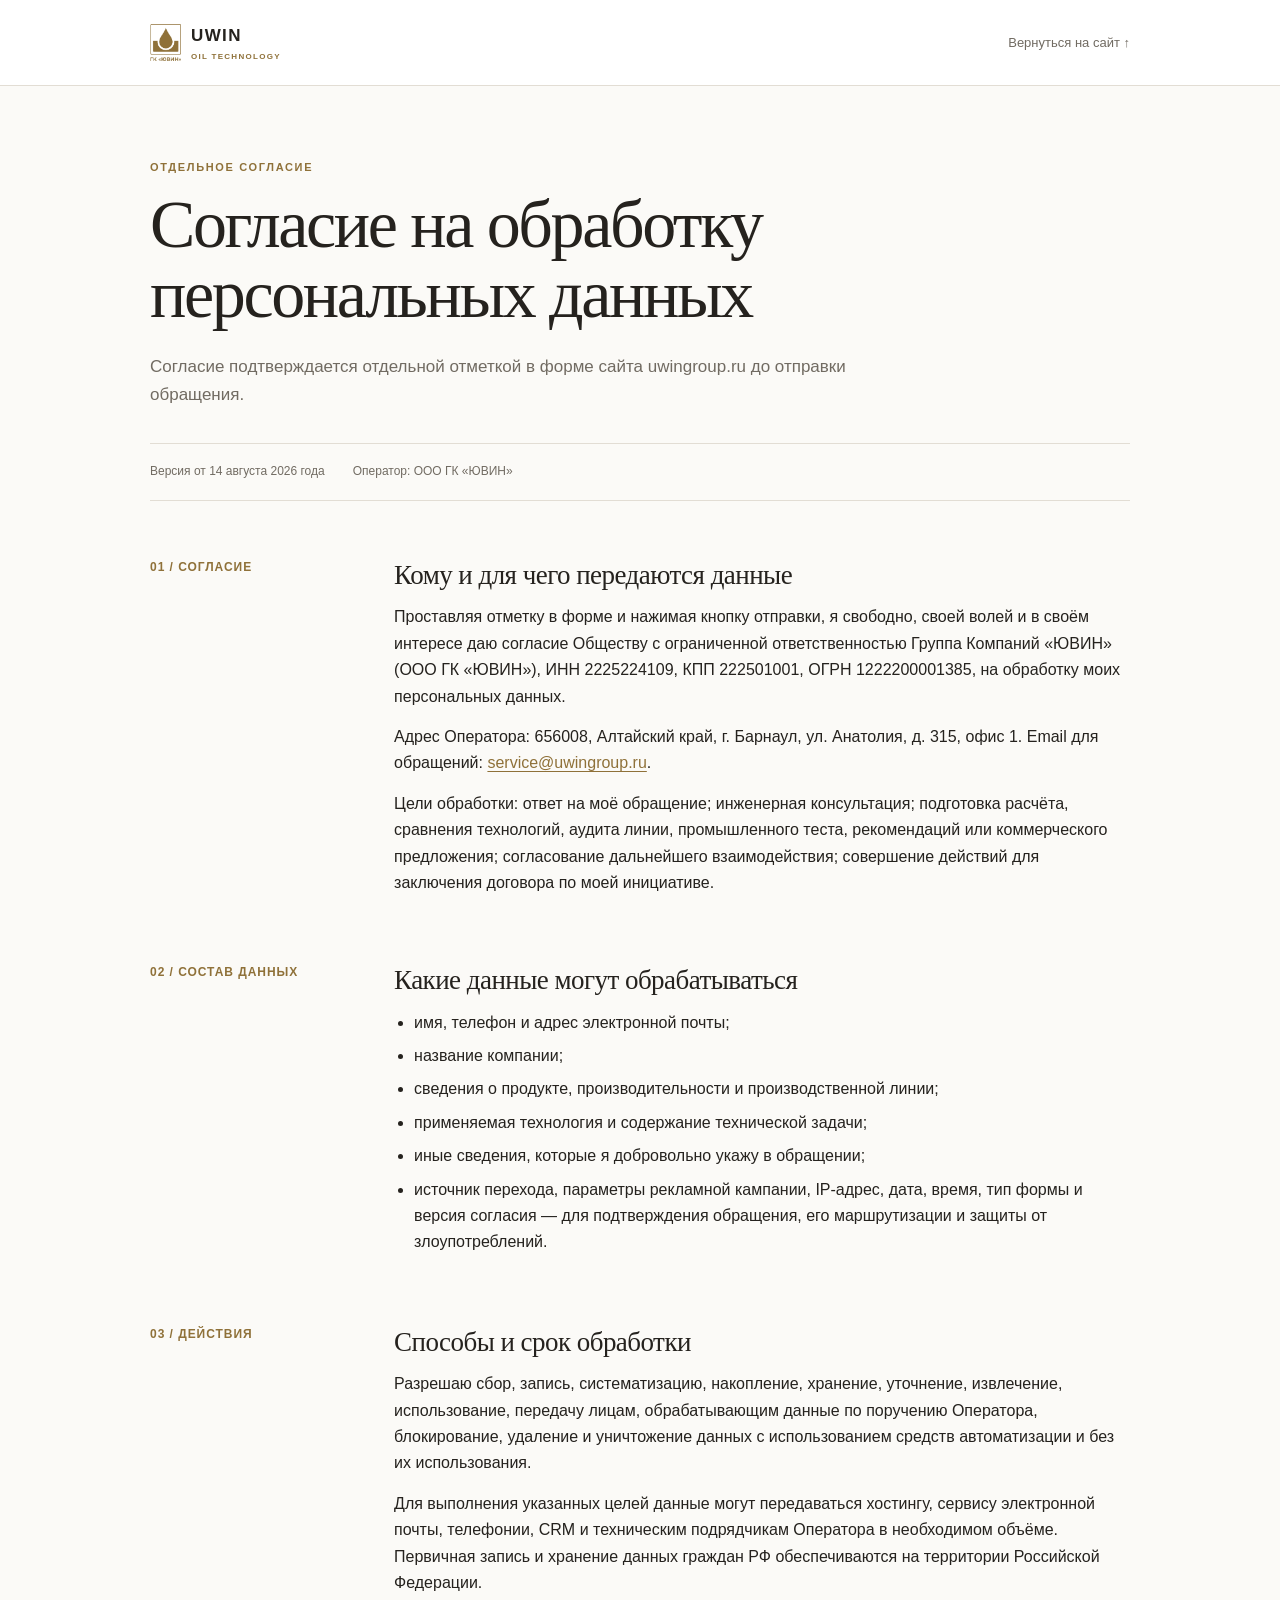
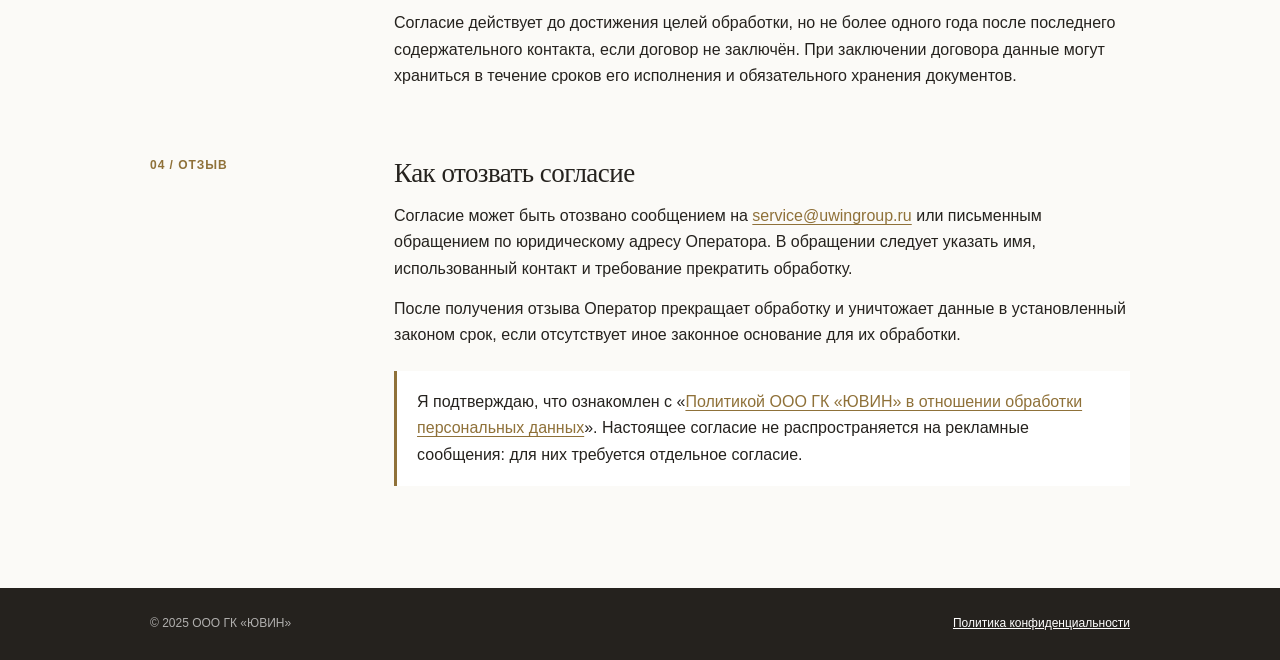
<file: consent-personal-data.html>
<!doctype html>
<html lang="ru">
<head>
  <meta charset="utf-8">
  <meta name="viewport" content="width=device-width, initial-scale=1">
  <title>Согласие на обработку персональных данных — ООО ГК «ЮВИН»</title>
  <meta name="description" content="Согласие пользователя сайта uwingroup.ru на обработку персональных данных ООО ГК «ЮВИН».">
  <meta name="robots" content="noindex, follow, noarchive">
  <meta name="theme-color" content="#fbfaf7">
  <link rel="icon" href="assets/brand/uwin-mark.jpg">
  <link rel="stylesheet" href="legal.css">
</head>
<body>
  <header class="legal-header">
    <div class="legal-shell">
      <a class="legal-brand" href="index.html" aria-label="UWIN OIL — на главную">
        <img src="assets/brand/uwin-mark-gold-bright.png" alt="" width="3285" height="3944">
        <span><strong>UWIN</strong><small>OIL TECHNOLOGY</small></span>
      </a>
      <a class="legal-back" href="index.html">Вернуться на сайт ↑</a>
    </div>
  </header>

  <main class="legal-main">
    <div class="legal-shell">
      <p class="legal-eyebrow">Отдельное согласие</p>
      <h1>Согласие на обработку персональных данных</h1>
      <p class="legal-lead">Согласие подтверждается отдельной отметкой в форме сайта uwingroup.ru до отправки обращения.</p>
      <div class="legal-meta"><span>Версия от 14 августа 2026 года</span><span>Оператор: ООО ГК «ЮВИН»</span></div>

      <div class="legal-document" style="margin-top:56px">
        <section class="legal-section">
          <h2>01 / Согласие</h2>
          <div class="legal-copy">
            <h3>Кому и для чего передаются данные</h3>
            <p>Проставляя отметку в форме и нажимая кнопку отправки, я свободно, своей волей и в своём интересе даю согласие Обществу с ограниченной ответственностью Группа Компаний «ЮВИН» (ООО ГК «ЮВИН»), ИНН 2225224109, КПП 222501001, ОГРН 1222200001385, на обработку моих персональных данных.</p>
            <p>Адрес Оператора: 656008, Алтайский край, г. Барнаул, ул. Анатолия, д. 315, офис 1. Email для обращений: <a href="mailto:service@uwingroup.ru">service@uwingroup.ru</a>.</p>
            <p>Цели обработки: ответ на моё обращение; инженерная консультация; подготовка расчёта, сравнения технологий, аудита линии, промышленного теста, рекомендаций или коммерческого предложения; согласование дальнейшего взаимодействия; совершение действий для заключения договора по моей инициативе.</p>
          </div>
        </section>

        <section class="legal-section">
          <h2>02 / Состав данных</h2>
          <div class="legal-copy">
            <h3>Какие данные могут обрабатываться</h3>
            <ul>
              <li>имя, телефон и адрес электронной почты;</li>
              <li>название компании;</li>
              <li>сведения о продукте, производительности и производственной линии;</li>
              <li>применяемая технология и содержание технической задачи;</li>
              <li>иные сведения, которые я добровольно укажу в обращении;</li>
              <li>источник перехода, параметры рекламной кампании, IP-адрес, дата, время, тип формы и версия согласия — для подтверждения обращения, его маршрутизации и защиты от злоупотреблений.</li>
            </ul>
          </div>
        </section>

        <section class="legal-section">
          <h2>03 / Действия</h2>
          <div class="legal-copy">
            <h3>Способы и срок обработки</h3>
            <p>Разрешаю сбор, запись, систематизацию, накопление, хранение, уточнение, извлечение, использование, передачу лицам, обрабатывающим данные по поручению Оператора, блокирование, удаление и уничтожение данных с использованием средств автоматизации и без их использования.</p>
            <p>Для выполнения указанных целей данные могут передаваться хостингу, сервису электронной почты, телефонии, CRM и техническим подрядчикам Оператора в необходимом объёме. Первичная запись и хранение данных граждан РФ обеспечиваются на территории Российской Федерации.</p>
            <p>Согласие действует до достижения целей обработки, но не более одного года после последнего содержательного контакта, если договор не заключён. При заключении договора данные могут храниться в течение сроков его исполнения и обязательного хранения документов.</p>
          </div>
        </section>

        <section class="legal-section">
          <h2>04 / Отзыв</h2>
          <div class="legal-copy">
            <h3>Как отозвать согласие</h3>
            <p>Согласие может быть отозвано сообщением на <a href="mailto:service@uwingroup.ru">service@uwingroup.ru</a> или письменным обращением по юридическому адресу Оператора. В обращении следует указать имя, использованный контакт и требование прекратить обработку.</p>
            <p>После получения отзыва Оператор прекращает обработку и уничтожает данные в установленный законом срок, если отсутствует иное законное основание для их обработки.</p>
            <p class="legal-note">Я подтверждаю, что ознакомлен с «<a href="privacy.html">Политикой ООО ГК «ЮВИН» в отношении обработки персональных данных</a>». Настоящее согласие не распространяется на рекламные сообщения: для них требуется отдельное согласие.</p>
          </div>
        </section>
      </div>
    </div>
  </main>

  <footer class="legal-footer"><div class="legal-shell"><span>© 2025 ООО ГК «ЮВИН»</span><a href="privacy.html">Политика конфиденциальности</a></div></footer>
</body>
</html>
</file>
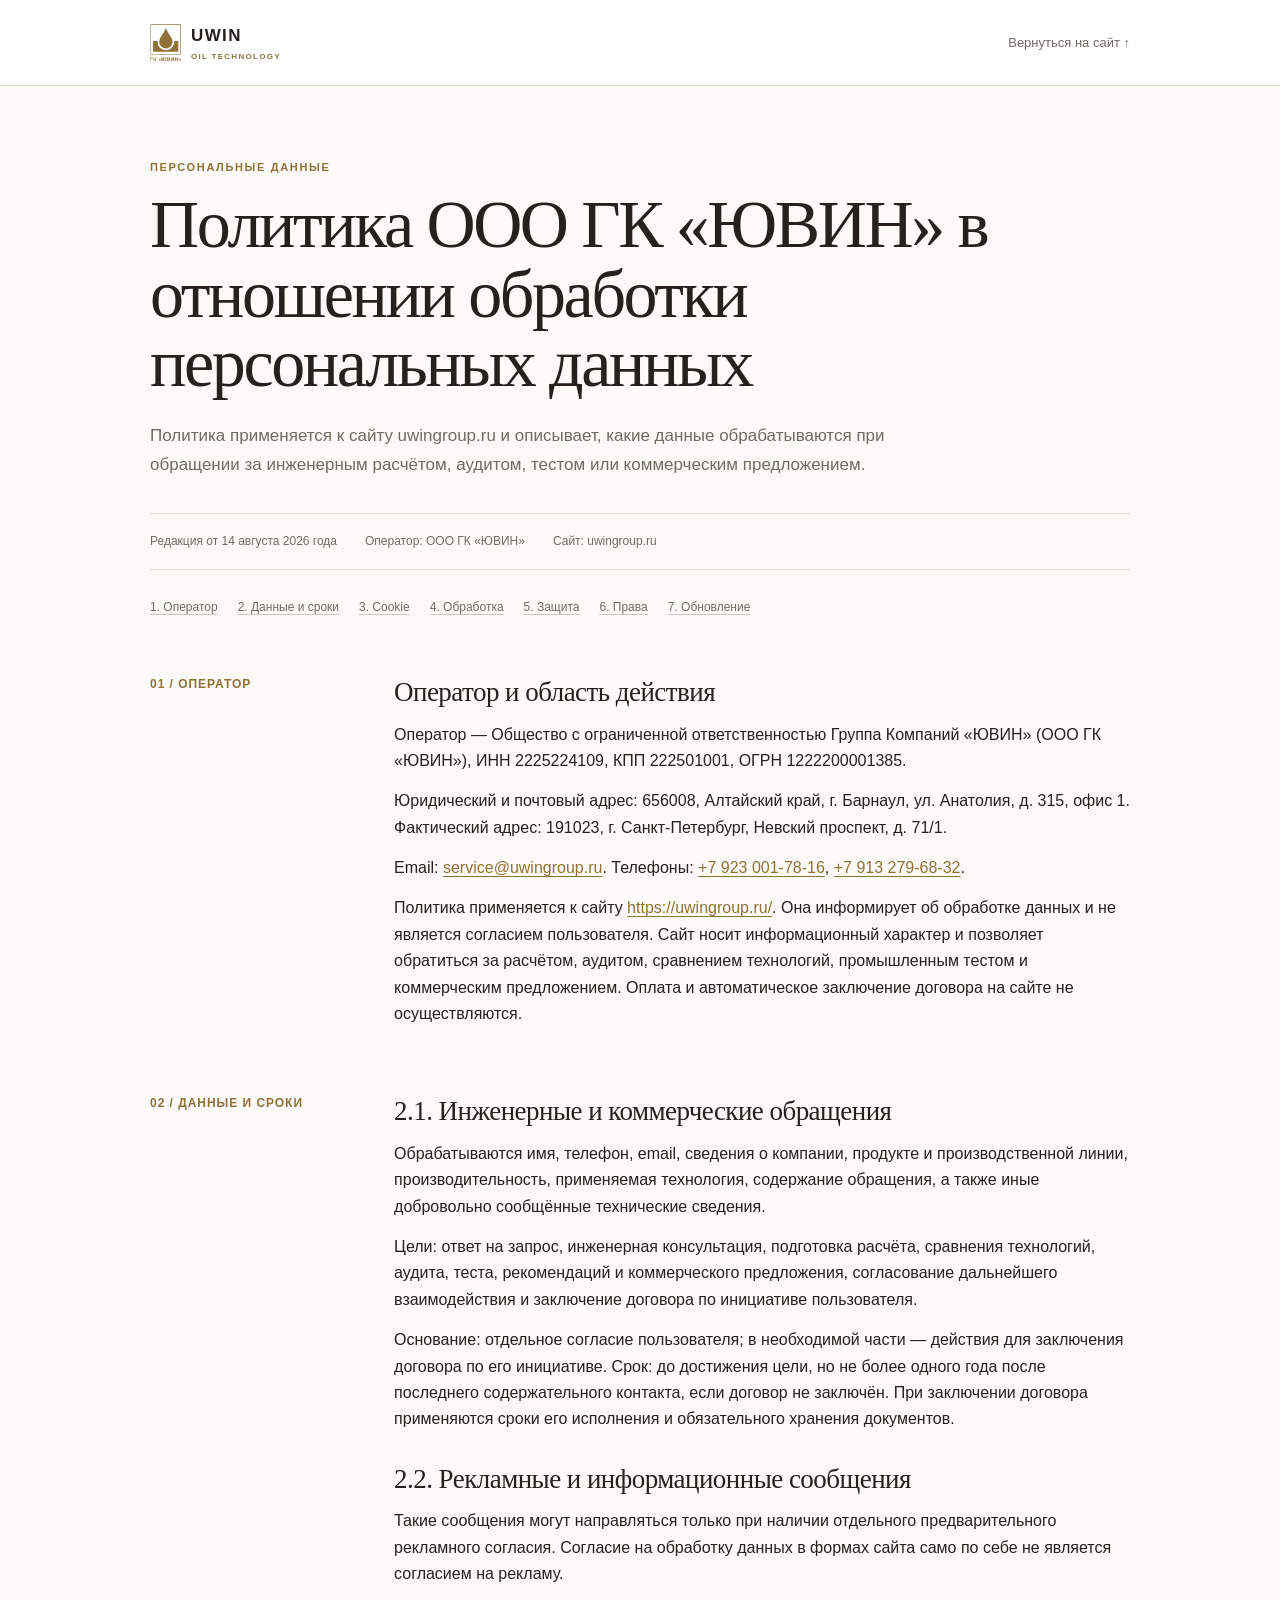
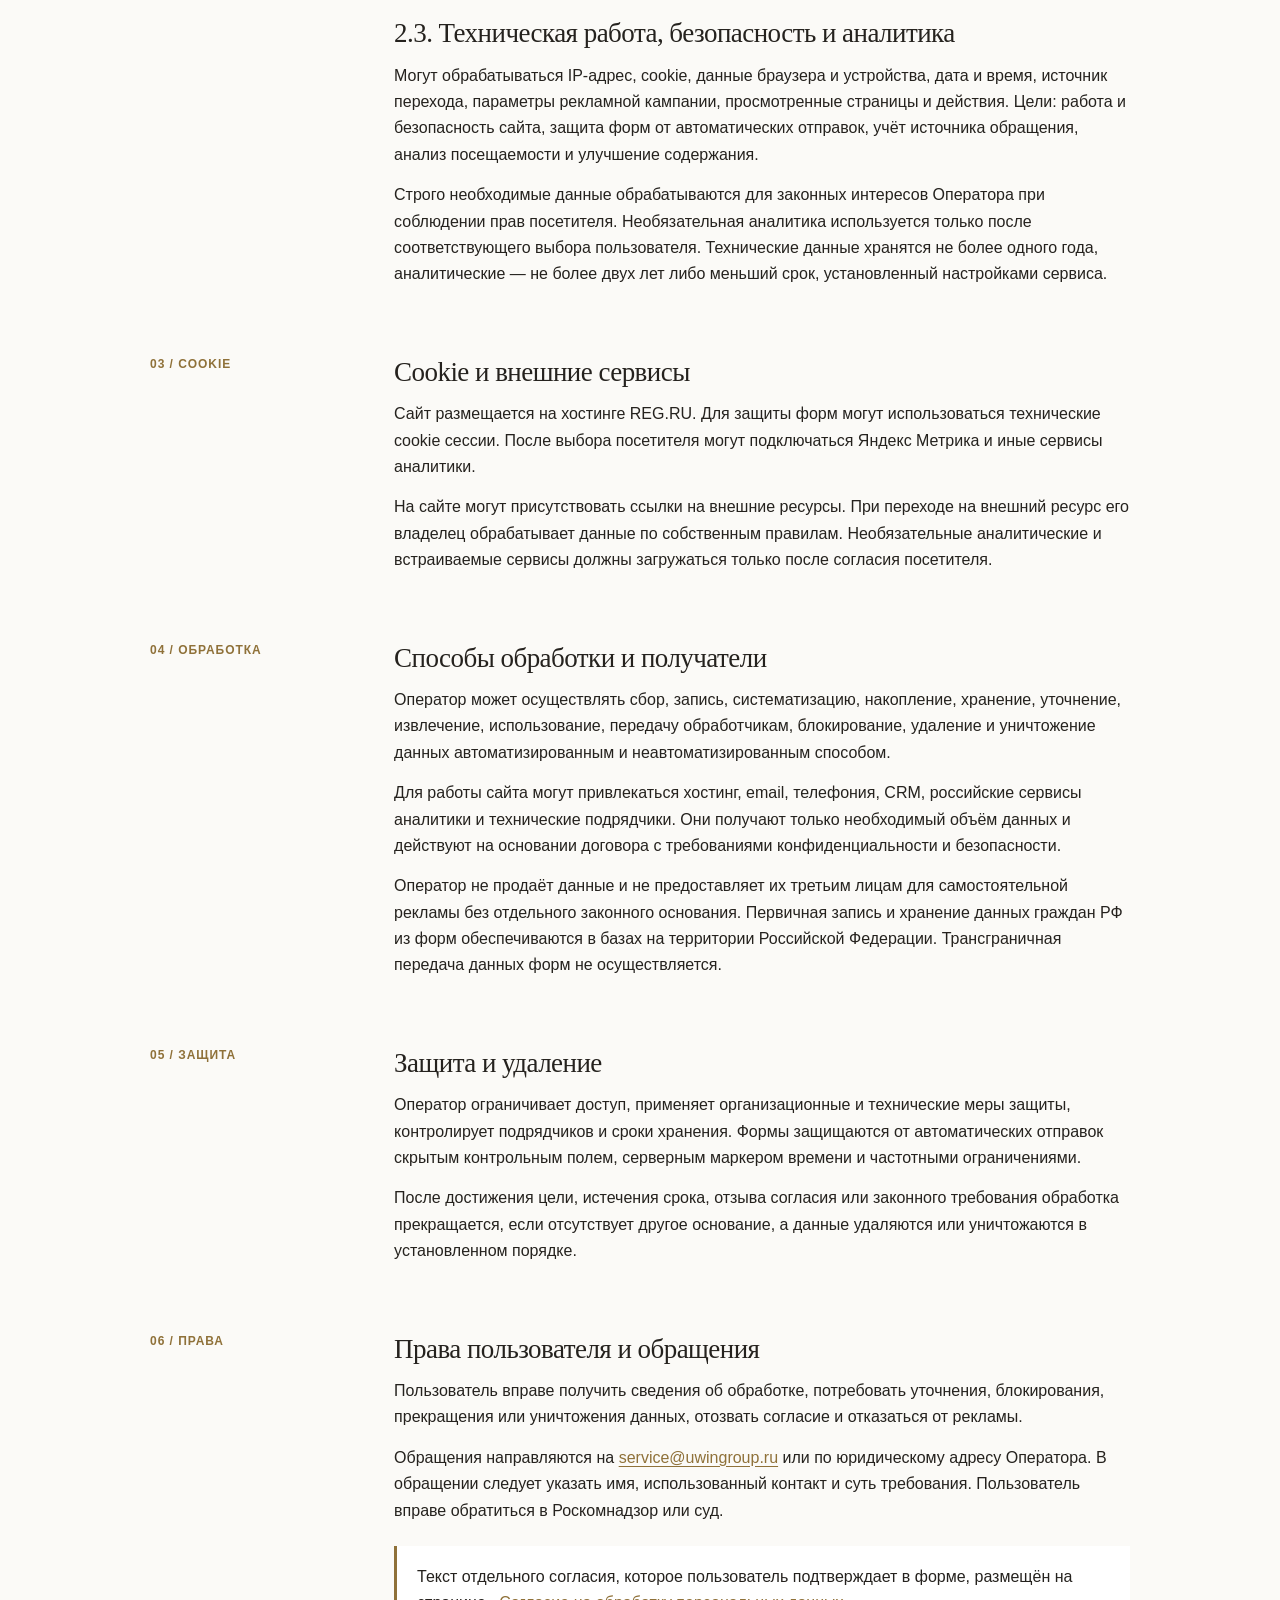
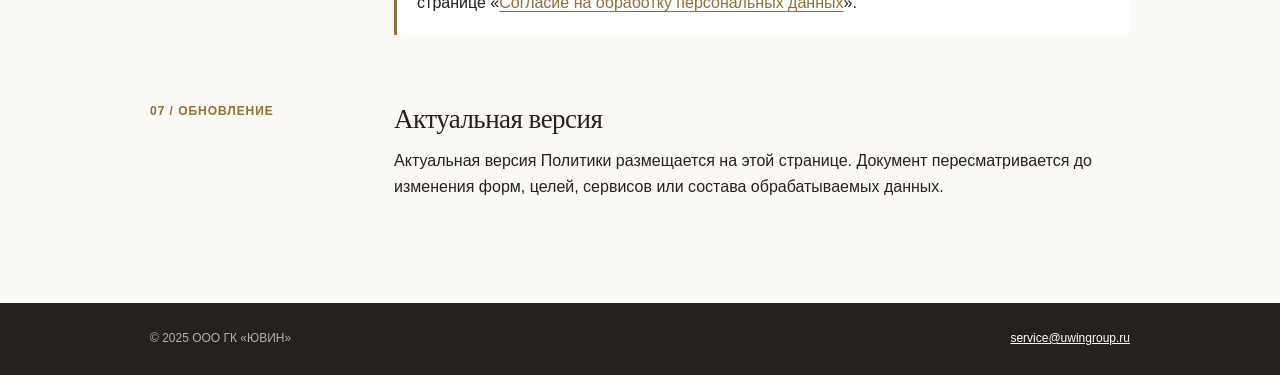
<file: privacy.html>
<!doctype html>
<html lang="ru">
<head>
  <meta charset="utf-8">
  <meta name="viewport" content="width=device-width, initial-scale=1">
  <title>Политика обработки персональных данных — ООО ГК «ЮВИН»</title>
  <meta name="description" content="Политика ООО ГК «ЮВИН» в отношении обработки персональных данных на сайте uwingroup.ru.">
  <meta name="robots" content="noindex, follow, noarchive">
  <meta name="theme-color" content="#fbfaf7">
  <link rel="icon" href="assets/brand/uwin-mark.jpg">
  <link rel="stylesheet" href="legal.css">
</head>
<body>
  <header class="legal-header">
    <div class="legal-shell">
      <a class="legal-brand" href="index.html" aria-label="UWIN OIL — на главную">
        <img src="assets/brand/uwin-mark-gold-bright.png" alt="" width="3285" height="3944">
        <span><strong>UWIN</strong><small>OIL TECHNOLOGY</small></span>
      </a>
      <a class="legal-back" href="index.html">Вернуться на сайт ↑</a>
    </div>
  </header>

  <main class="legal-main">
    <div class="legal-shell">
      <p class="legal-eyebrow">Персональные данные</p>
      <h1>Политика ООО ГК «ЮВИН» в отношении обработки персональных данных</h1>
      <p class="legal-lead">Политика применяется к сайту uwingroup.ru и описывает, какие данные обрабатываются при обращении за инженерным расчётом, аудитом, тестом или коммерческим предложением.</p>
      <div class="legal-meta"><span>Редакция от 14 августа 2026 года</span><span>Оператор: ООО ГК «ЮВИН»</span><span>Сайт: uwingroup.ru</span></div>

      <nav class="legal-nav" aria-label="Содержание документа">
        <a href="#operator">1. Оператор</a><a href="#data">2. Данные и сроки</a><a href="#cookie">3. Cookie</a><a href="#processing">4. Обработка</a><a href="#security">5. Защита</a><a href="#rights">6. Права</a><a href="#updates">7. Обновление</a>
      </nav>

      <div class="legal-document">
        <section class="legal-section" id="operator">
          <h2>01 / Оператор</h2>
          <div class="legal-copy">
            <h3>Оператор и область действия</h3>
            <p>Оператор — Общество с ограниченной ответственностью Группа Компаний «ЮВИН» (ООО ГК «ЮВИН»), ИНН 2225224109, КПП 222501001, ОГРН 1222200001385.</p>
            <p>Юридический и почтовый адрес: 656008, Алтайский край, г. Барнаул, ул. Анатолия, д. 315, офис 1. Фактический адрес: 191023, г. Санкт-Петербург, Невский проспект, д. 71/1.</p>
            <p>Email: <a href="mailto:service@uwingroup.ru">service@uwingroup.ru</a>. Телефоны: <a href="tel:+79230017816">+7 923 001-78-16</a>, <a href="tel:+79132796832">+7 913 279-68-32</a>.</p>
            <p>Политика применяется к сайту <a href="https://uwingroup.ru/">https://uwingroup.ru/</a>. Она информирует об обработке данных и не является согласием пользователя. Сайт носит информационный характер и позволяет обратиться за расчётом, аудитом, сравнением технологий, промышленным тестом и коммерческим предложением. Оплата и автоматическое заключение договора на сайте не осуществляются.</p>
          </div>
        </section>

        <section class="legal-section" id="data">
          <h2>02 / Данные и сроки</h2>
          <div class="legal-copy">
            <h3>2.1. Инженерные и коммерческие обращения</h3>
            <p>Обрабатываются имя, телефон, email, сведения о компании, продукте и производственной линии, производительность, применяемая технология, содержание обращения, а также иные добровольно сообщённые технические сведения.</p>
            <p>Цели: ответ на запрос, инженерная консультация, подготовка расчёта, сравнения технологий, аудита, теста, рекомендаций и коммерческого предложения, согласование дальнейшего взаимодействия и заключение договора по инициативе пользователя.</p>
            <p>Основание: отдельное согласие пользователя; в необходимой части — действия для заключения договора по его инициативе. Срок: до достижения цели, но не более одного года после последнего содержательного контакта, если договор не заключён. При заключении договора применяются сроки его исполнения и обязательного хранения документов.</p>

            <h3>2.2. Рекламные и информационные сообщения</h3>
            <p>Такие сообщения могут направляться только при наличии отдельного предварительного рекламного согласия. Согласие на обработку данных в формах сайта само по себе не является согласием на рекламу.</p>

            <h3>2.3. Техническая работа, безопасность и аналитика</h3>
            <p>Могут обрабатываться IP-адрес, cookie, данные браузера и устройства, дата и время, источник перехода, параметры рекламной кампании, просмотренные страницы и действия. Цели: работа и безопасность сайта, защита форм от автоматических отправок, учёт источника обращения, анализ посещаемости и улучшение содержания.</p>
            <p>Строго необходимые данные обрабатываются для законных интересов Оператора при соблюдении прав посетителя. Необязательная аналитика используется только после соответствующего выбора пользователя. Технические данные хранятся не более одного года, аналитические — не более двух лет либо меньший срок, установленный настройками сервиса.</p>
          </div>
        </section>

        <section class="legal-section" id="cookie">
          <h2>03 / Cookie</h2>
          <div class="legal-copy">
            <h3>Cookie и внешние сервисы</h3>
            <p>Сайт размещается на хостинге REG.RU. Для защиты форм могут использоваться технические cookie сессии. После выбора посетителя могут подключаться Яндекс Метрика и иные сервисы аналитики.</p>
            <p>На сайте могут присутствовать ссылки на внешние ресурсы. При переходе на внешний ресурс его владелец обрабатывает данные по собственным правилам. Необязательные аналитические и встраиваемые сервисы должны загружаться только после согласия посетителя.</p>
          </div>
        </section>

        <section class="legal-section" id="processing">
          <h2>04 / Обработка</h2>
          <div class="legal-copy">
            <h3>Способы обработки и получатели</h3>
            <p>Оператор может осуществлять сбор, запись, систематизацию, накопление, хранение, уточнение, извлечение, использование, передачу обработчикам, блокирование, удаление и уничтожение данных автоматизированным и неавтоматизированным способом.</p>
            <p>Для работы сайта могут привлекаться хостинг, email, телефония, CRM, российские сервисы аналитики и технические подрядчики. Они получают только необходимый объём данных и действуют на основании договора с требованиями конфиденциальности и безопасности.</p>
            <p>Оператор не продаёт данные и не предоставляет их третьим лицам для самостоятельной рекламы без отдельного законного основания. Первичная запись и хранение данных граждан РФ из форм обеспечиваются в базах на территории Российской Федерации. Трансграничная передача данных форм не осуществляется.</p>
          </div>
        </section>

        <section class="legal-section" id="security">
          <h2>05 / Защита</h2>
          <div class="legal-copy">
            <h3>Защита и удаление</h3>
            <p>Оператор ограничивает доступ, применяет организационные и технические меры защиты, контролирует подрядчиков и сроки хранения. Формы защищаются от автоматических отправок скрытым контрольным полем, серверным маркером времени и частотными ограничениями.</p>
            <p>После достижения цели, истечения срока, отзыва согласия или законного требования обработка прекращается, если отсутствует другое основание, а данные удаляются или уничтожаются в установленном порядке.</p>
          </div>
        </section>

        <section class="legal-section" id="rights">
          <h2>06 / Права</h2>
          <div class="legal-copy">
            <h3>Права пользователя и обращения</h3>
            <p>Пользователь вправе получить сведения об обработке, потребовать уточнения, блокирования, прекращения или уничтожения данных, отозвать согласие и отказаться от рекламы.</p>
            <p>Обращения направляются на <a href="mailto:service@uwingroup.ru">service@uwingroup.ru</a> или по юридическому адресу Оператора. В обращении следует указать имя, использованный контакт и суть требования. Пользователь вправе обратиться в Роскомнадзор или суд.</p>
            <p class="legal-note">Текст отдельного согласия, которое пользователь подтверждает в форме, размещён на странице «<a href="consent-personal-data.html">Согласие на обработку персональных данных</a>».</p>
          </div>
        </section>

        <section class="legal-section" id="updates">
          <h2>07 / Обновление</h2>
          <div class="legal-copy">
            <h3>Актуальная версия</h3>
            <p>Актуальная версия Политики размещается на этой странице. Документ пересматривается до изменения форм, целей, сервисов или состава обрабатываемых данных.</p>
          </div>
        </section>
      </div>
    </div>
  </main>

  <footer class="legal-footer"><div class="legal-shell"><span>© 2025 ООО ГК «ЮВИН»</span><a href="mailto:service@uwingroup.ru">service@uwingroup.ru</a></div></footer>
</body>
</html>
</file>
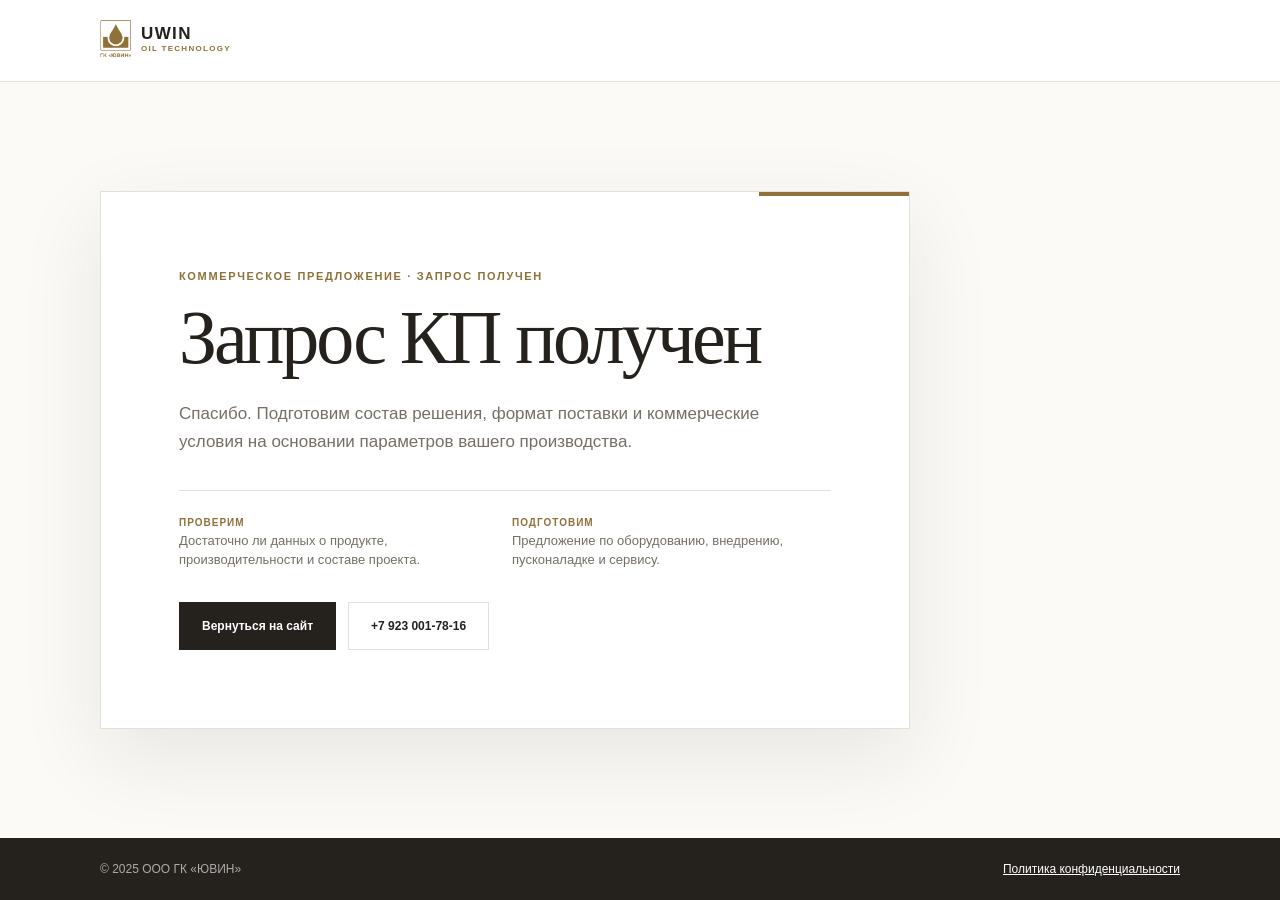
<file: thanks/commercial-proposal.html>
<!doctype html><html lang="ru"><head><meta charset="utf-8"><meta name="viewport" content="width=device-width, initial-scale=1"><title>Запрос КП получен — UWIN OIL</title><meta name="robots" content="noindex, nofollow, noarchive, nosnippet"><meta name="referrer" content="strict-origin-when-cross-origin"><link rel="icon" href="../assets/brand/uwin-mark.jpg"><link rel="stylesheet" href="thank-you.css"></head>
<body data-conversion="commercial-proposal"><div class="thanks-page"><header class="thanks-header"><div class="thanks-shell"><a class="thanks-brand" href="../index.html"><img src="../assets/brand/uwin-mark-gold-bright.png" alt="" width="3285" height="3944"><span><strong>UWIN</strong><small>OIL TECHNOLOGY</small></span></a></div></header><main class="thanks-main"><div class="thanks-shell"><section class="thanks-card"><p class="thanks-eyebrow">Коммерческое предложение · запрос получен</p><h1>Запрос КП получен</h1><p class="thanks-lead">Спасибо. Подготовим состав решения, формат поставки и коммерческие условия на основании параметров вашего производства.</p><div class="thanks-next"><div><small>Проверим</small><span>Достаточно ли данных о продукте, производительности и составе проекта.</span></div><div><small>Подготовим</small><span>Предложение по оборудованию, внедрению, пусконаладке и сервису.</span></div></div><div class="thanks-actions"><a class="thanks-button" href="../index.html">Вернуться на сайт</a><a class="thanks-button thanks-button--light" href="tel:+79230017816">+7 923 001-78-16</a></div></section></div></main><footer class="thanks-footer"><div class="thanks-shell"><span>© 2025 ООО ГК «ЮВИН»</span><a href="../privacy.html">Политика конфиденциальности</a></div></footer></div></body></html>
</file>
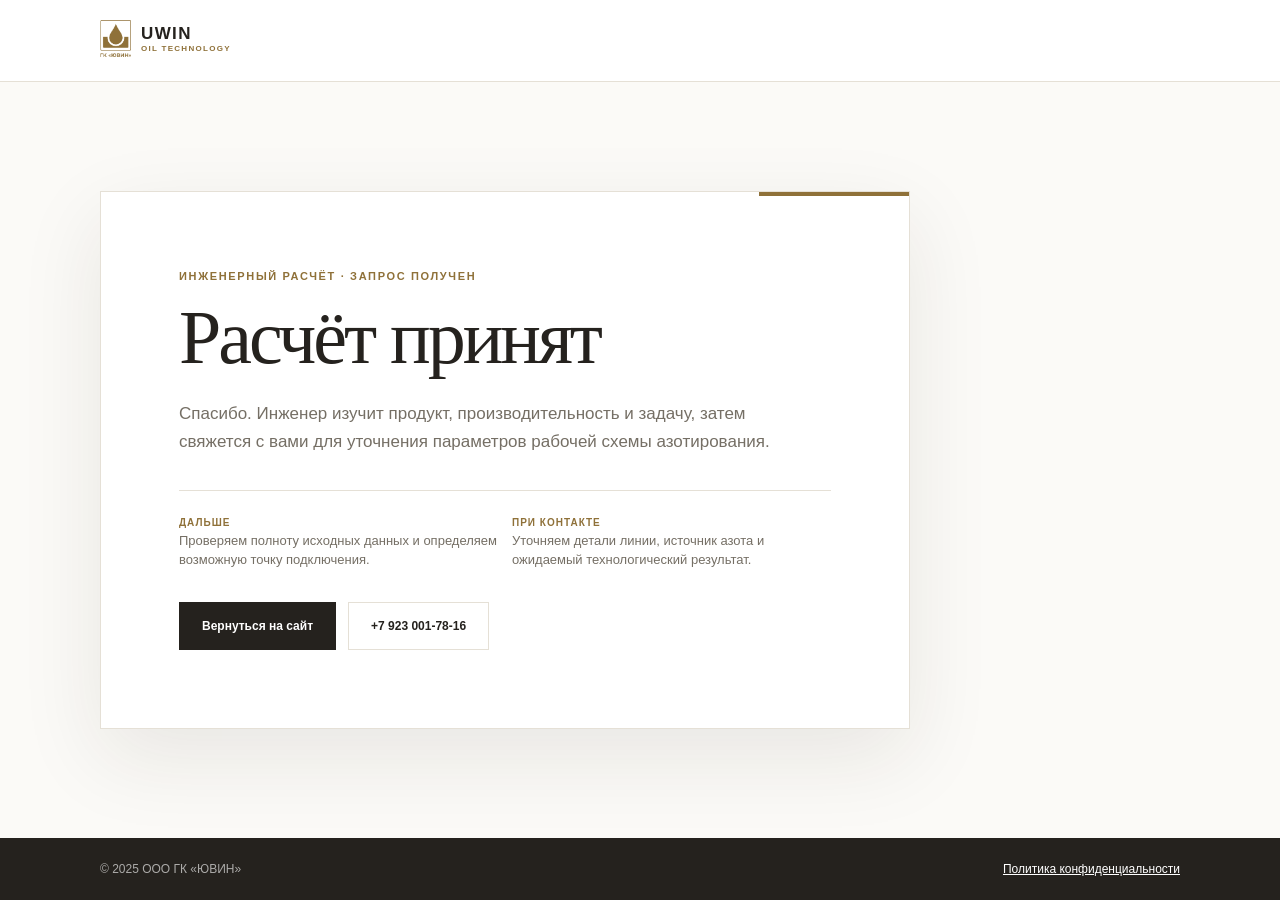
<file: thanks/engineering-calculation.html>
<!doctype html><html lang="ru"><head><meta charset="utf-8"><meta name="viewport" content="width=device-width, initial-scale=1"><title>Расчёт принят — UWIN OIL</title><meta name="robots" content="noindex, nofollow, noarchive, nosnippet"><meta name="referrer" content="strict-origin-when-cross-origin"><link rel="icon" href="../assets/brand/uwin-mark.jpg"><link rel="stylesheet" href="thank-you.css"></head>
<body data-conversion="engineering-calculation"><div class="thanks-page"><header class="thanks-header"><div class="thanks-shell"><a class="thanks-brand" href="../index.html"><img src="../assets/brand/uwin-mark-gold-bright.png" alt="" width="3285" height="3944"><span><strong>UWIN</strong><small>OIL TECHNOLOGY</small></span></a></div></header><main class="thanks-main"><div class="thanks-shell"><section class="thanks-card"><p class="thanks-eyebrow">Инженерный расчёт · запрос получен</p><h1>Расчёт принят</h1><p class="thanks-lead">Спасибо. Инженер изучит продукт, производительность и задачу, затем свяжется с вами для уточнения параметров рабочей схемы азотирования.</p><div class="thanks-next"><div><small>Дальше</small><span>Проверяем полноту исходных данных и определяем возможную точку подключения.</span></div><div><small>При контакте</small><span>Уточняем детали линии, источник азота и ожидаемый технологический результат.</span></div></div><div class="thanks-actions"><a class="thanks-button" href="../index.html">Вернуться на сайт</a><a class="thanks-button thanks-button--light" href="tel:+79230017816">+7 923 001-78-16</a></div></section></div></main><footer class="thanks-footer"><div class="thanks-shell"><span>© 2025 ООО ГК «ЮВИН»</span><a href="../privacy.html">Политика конфиденциальности</a></div></footer></div></body></html>
</file>
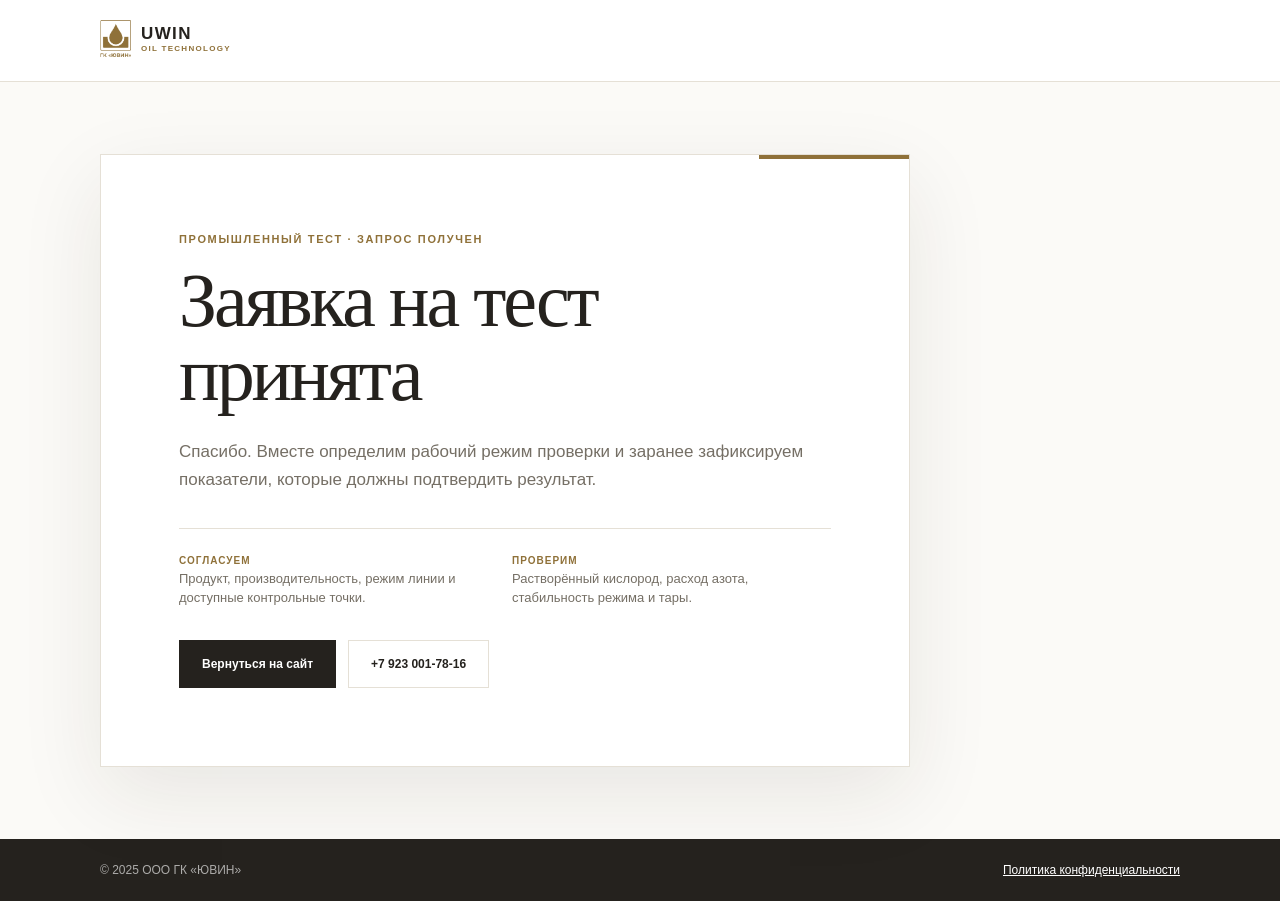
<file: thanks/industrial-test.html>
<!doctype html><html lang="ru"><head><meta charset="utf-8"><meta name="viewport" content="width=device-width, initial-scale=1"><title>Заявка на тест принята — UWIN OIL</title><meta name="robots" content="noindex, nofollow, noarchive, nosnippet"><meta name="referrer" content="strict-origin-when-cross-origin"><link rel="icon" href="../assets/brand/uwin-mark.jpg"><link rel="stylesheet" href="thank-you.css"></head>
<body data-conversion="industrial-test"><div class="thanks-page"><header class="thanks-header"><div class="thanks-shell"><a class="thanks-brand" href="../index.html"><img src="../assets/brand/uwin-mark-gold-bright.png" alt="" width="3285" height="3944"><span><strong>UWIN</strong><small>OIL TECHNOLOGY</small></span></a></div></header><main class="thanks-main"><div class="thanks-shell"><section class="thanks-card"><p class="thanks-eyebrow">Промышленный тест · запрос получен</p><h1>Заявка на тест принята</h1><p class="thanks-lead">Спасибо. Вместе определим рабочий режим проверки и заранее зафиксируем показатели, которые должны подтвердить результат.</p><div class="thanks-next"><div><small>Согласуем</small><span>Продукт, производительность, режим линии и доступные контрольные точки.</span></div><div><small>Проверим</small><span>Растворённый кислород, расход азота, стабильность режима и тары.</span></div></div><div class="thanks-actions"><a class="thanks-button" href="../index.html">Вернуться на сайт</a><a class="thanks-button thanks-button--light" href="tel:+79230017816">+7 923 001-78-16</a></div></section></div></main><footer class="thanks-footer"><div class="thanks-shell"><span>© 2025 ООО ГК «ЮВИН»</span><a href="../privacy.html">Политика конфиденциальности</a></div></footer></div></body></html>
</file>
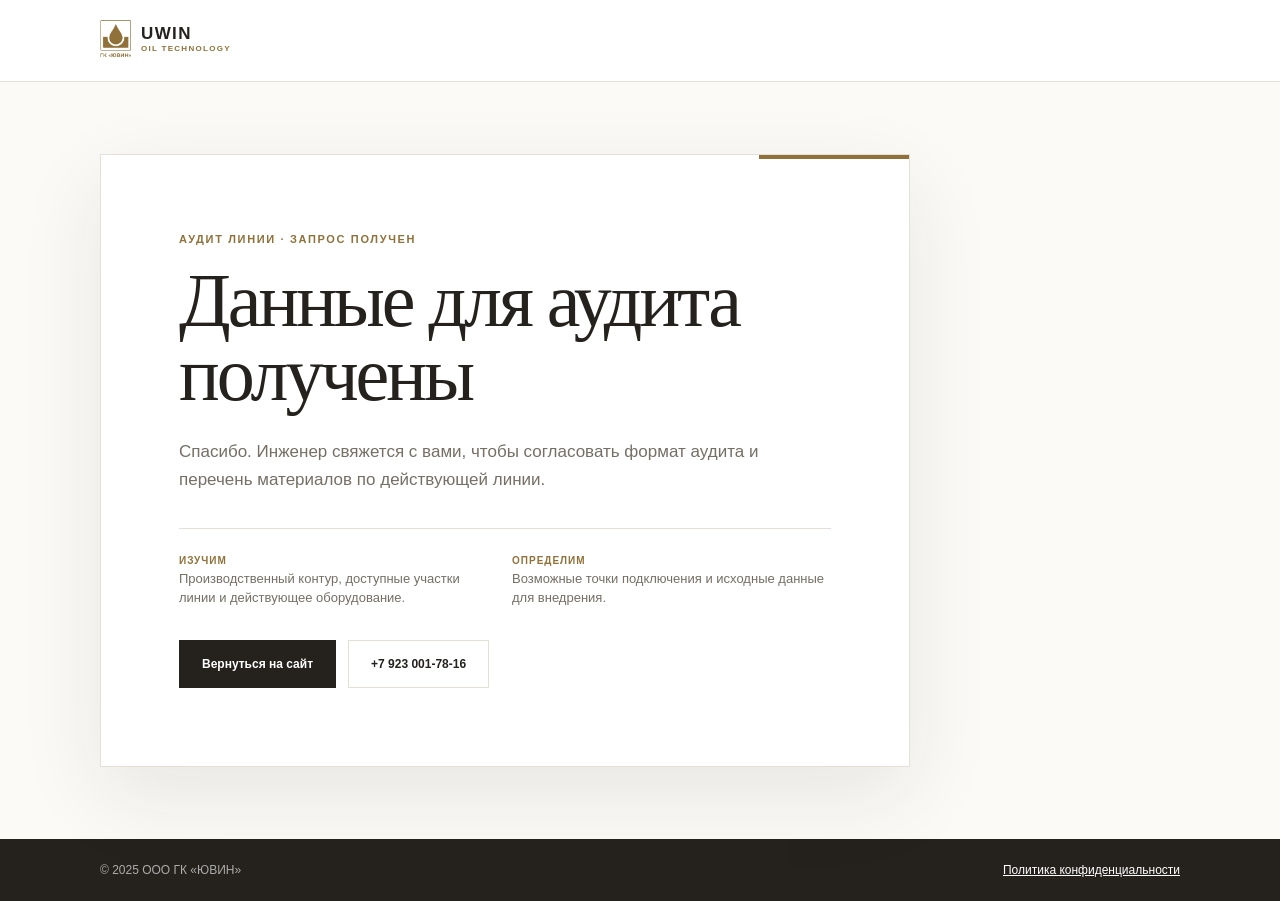
<file: thanks/line-audit.html>
<!doctype html><html lang="ru"><head><meta charset="utf-8"><meta name="viewport" content="width=device-width, initial-scale=1"><title>Данные для аудита получены — UWIN OIL</title><meta name="robots" content="noindex, nofollow, noarchive, nosnippet"><meta name="referrer" content="strict-origin-when-cross-origin"><link rel="icon" href="../assets/brand/uwin-mark.jpg"><link rel="stylesheet" href="thank-you.css"></head>
<body data-conversion="line-audit"><div class="thanks-page"><header class="thanks-header"><div class="thanks-shell"><a class="thanks-brand" href="../index.html"><img src="../assets/brand/uwin-mark-gold-bright.png" alt="" width="3285" height="3944"><span><strong>UWIN</strong><small>OIL TECHNOLOGY</small></span></a></div></header><main class="thanks-main"><div class="thanks-shell"><section class="thanks-card"><p class="thanks-eyebrow">Аудит линии · запрос получен</p><h1>Данные для аудита получены</h1><p class="thanks-lead">Спасибо. Инженер свяжется с вами, чтобы согласовать формат аудита и перечень материалов по действующей линии.</p><div class="thanks-next"><div><small>Изучим</small><span>Производственный контур, доступные участки линии и действующее оборудование.</span></div><div><small>Определим</small><span>Возможные точки подключения и исходные данные для внедрения.</span></div></div><div class="thanks-actions"><a class="thanks-button" href="../index.html">Вернуться на сайт</a><a class="thanks-button thanks-button--light" href="tel:+79230017816">+7 923 001-78-16</a></div></section></div></main><footer class="thanks-footer"><div class="thanks-shell"><span>© 2025 ООО ГК «ЮВИН»</span><a href="../privacy.html">Политика конфиденциальности</a></div></footer></div></body></html>
</file>
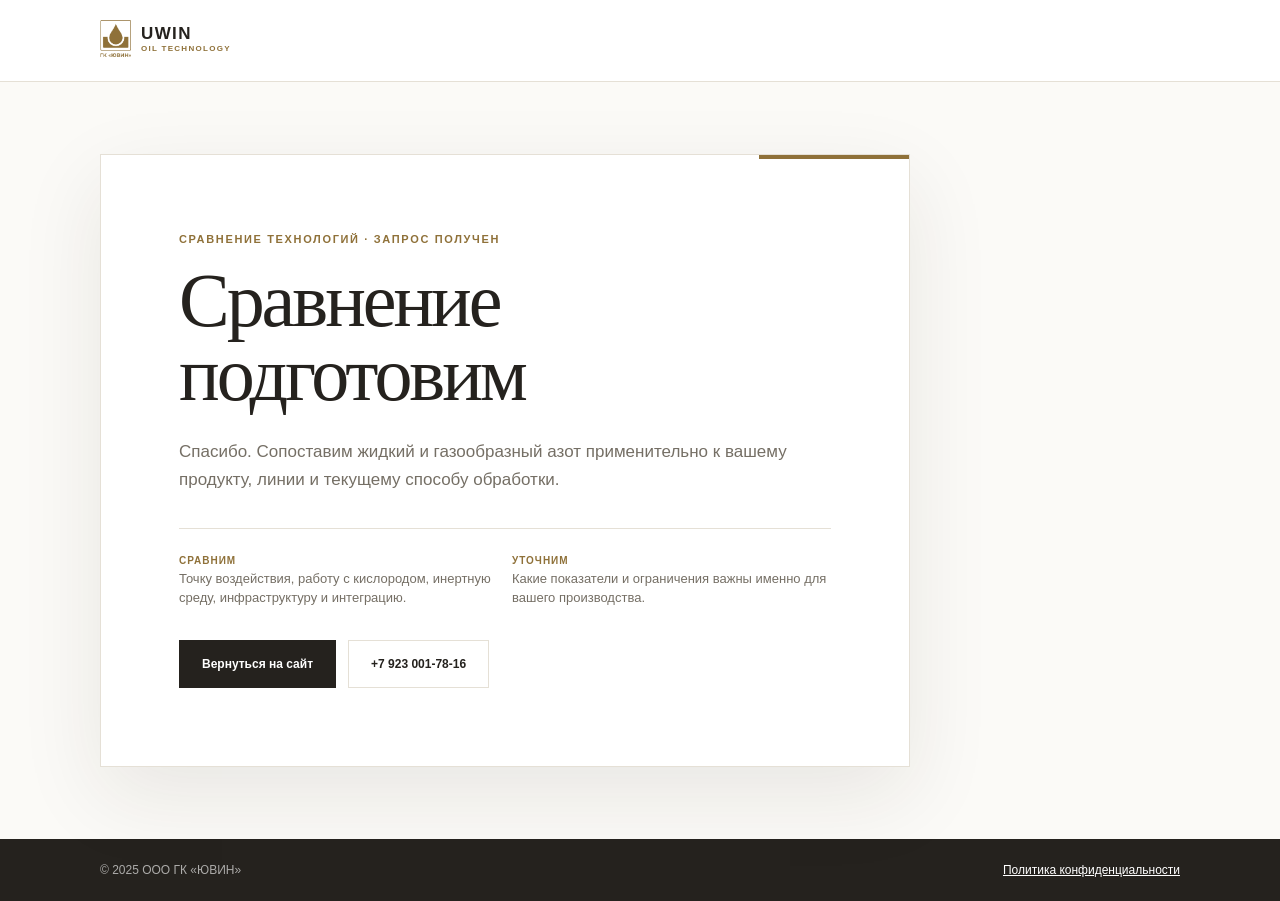
<file: thanks/technology-comparison.html>
<!doctype html><html lang="ru"><head><meta charset="utf-8"><meta name="viewport" content="width=device-width, initial-scale=1"><title>Запрос на сравнение принят — UWIN OIL</title><meta name="robots" content="noindex, nofollow, noarchive, nosnippet"><meta name="referrer" content="strict-origin-when-cross-origin"><link rel="icon" href="../assets/brand/uwin-mark.jpg"><link rel="stylesheet" href="thank-you.css"></head>
<body data-conversion="technology-comparison"><div class="thanks-page"><header class="thanks-header"><div class="thanks-shell"><a class="thanks-brand" href="../index.html"><img src="../assets/brand/uwin-mark-gold-bright.png" alt="" width="3285" height="3944"><span><strong>UWIN</strong><small>OIL TECHNOLOGY</small></span></a></div></header><main class="thanks-main"><div class="thanks-shell"><section class="thanks-card"><p class="thanks-eyebrow">Сравнение технологий · запрос получен</p><h1>Сравнение подготовим</h1><p class="thanks-lead">Спасибо. Сопоставим жидкий и газообразный азот применительно к вашему продукту, линии и текущему способу обработки.</p><div class="thanks-next"><div><small>Сравним</small><span>Точку воздействия, работу с кислородом, инертную среду, инфраструктуру и интеграцию.</span></div><div><small>Уточним</small><span>Какие показатели и ограничения важны именно для вашего производства.</span></div></div><div class="thanks-actions"><a class="thanks-button" href="../index.html">Вернуться на сайт</a><a class="thanks-button thanks-button--light" href="tel:+79230017816">+7 923 001-78-16</a></div></section></div></main><footer class="thanks-footer"><div class="thanks-shell"><span>© 2025 ООО ГК «ЮВИН»</span><a href="../privacy.html">Политика конфиденциальности</a></div></footer></div></body></html>
</file>
<file: site.css>
:root {
  --navy-950: #03111f;
  --navy-900: #06182c;
  --navy-850: #0a213a;
  --navy-800: #0d2946;
  --blue-700: #124f78;
  --cyan-500: #2bd3e6;
  --cyan-300: #7cecf6;
  --cyan-100: #dffbfe;
  --oil-500: #dda63a;
  --oil-200: #f6dfaa;
  --ink: #10263a;
  --muted: #5d7184;
  --line: #d8e2ea;
  --surface: #f3f7fa;
  --white: #ffffff;
  --shadow: 0 28px 70px rgba(5, 27, 49, 0.13);
  --radius-lg: 32px;
  --radius-md: 22px;
  --radius-sm: 14px;
  --container: 1220px;
}

* { box-sizing: border-box; }

html {
  scroll-behavior: smooth;
  scroll-padding-top: 90px;
}

body {
  margin: 0;
  color: var(--ink);
  background: var(--white);
  font-family: "Segoe UI", Arial, sans-serif;
  font-size: 16px;
  line-height: 1.55;
  -webkit-font-smoothing: antialiased;
}

body.menu-open,
body.dialog-open { overflow: hidden; }

img { display: block; max-width: 100%; }

button,
input,
textarea { font: inherit; }

button,
a { -webkit-tap-highlight-color: transparent; }

a { color: inherit; }

h1,
h2,
h3,
p { margin-top: 0; }

h1,
h2,
h3 {
  letter-spacing: -0.035em;
  line-height: 1.08;
}

h2 {
  margin-bottom: 24px;
  font-size: clamp(38px, 5vw, 66px);
  font-weight: 680;
}

h3 { font-size: 24px; }

.container {
  width: min(calc(100% - 48px), var(--container));
  margin-inline: auto;
}

.section { padding: 128px 0; }

.sr-only {
  position: absolute;
  width: 1px;
  height: 1px;
  padding: 0;
  margin: -1px;
  overflow: hidden;
  clip: rect(0, 0, 0, 0);
  white-space: nowrap;
  border: 0;
}

.skip-link {
  position: fixed;
  z-index: 1000;
  top: 10px;
  left: 10px;
  padding: 12px 18px;
  color: var(--navy-950);
  background: var(--cyan-300);
  border-radius: 10px;
  transform: translateY(-160%);
}

.skip-link:focus { transform: translateY(0); }

.eyebrow {
  display: flex;
  align-items: center;
  gap: 10px;
  margin-bottom: 22px;
  color: var(--blue-700);
  font-size: 12px;
  font-weight: 760;
  letter-spacing: 0.16em;
  line-height: 1.3;
  text-transform: uppercase;
}

.eyebrow > span {
  width: 30px;
  height: 2px;
  background: var(--cyan-500);
}

.eyebrow-light { color: #a9c5d7; }

.lead {
  color: var(--muted);
  font-size: 20px;
  line-height: 1.55;
}

.button {
  display: inline-flex;
  min-height: 58px;
  align-items: center;
  justify-content: center;
  gap: 12px;
  padding: 15px 25px;
  border: 1px solid transparent;
  border-radius: 12px;
  cursor: pointer;
  font-weight: 720;
  line-height: 1.15;
  text-align: center;
  text-decoration: none;
  transition: transform 180ms ease, box-shadow 180ms ease, background 180ms ease, color 180ms ease, border-color 180ms ease;
}

.button:hover { transform: translateY(-2px); }

.button:focus-visible,
.text-button:focus-visible,
.site-nav a:focus-visible,
.dialog-close:focus-visible,
.footer-contact button:focus-visible {
  outline: 3px solid var(--cyan-300);
  outline-offset: 4px;
}

.button-primary {
  color: var(--navy-950);
  background: var(--cyan-500);
  box-shadow: 0 15px 34px rgba(43, 211, 230, 0.22);
}

.button-primary:hover { background: var(--cyan-300); box-shadow: 0 18px 38px rgba(43, 211, 230, 0.3); }

.button-ghost {
  color: var(--white);
  background: rgba(255, 255, 255, 0.05);
  border-color: rgba(255, 255, 255, 0.2);
}

.button-ghost:hover { background: rgba(255, 255, 255, 0.1); }

.button-dark {
  color: var(--white);
  background: var(--navy-900);
}

.button-dark:hover { background: var(--blue-700); box-shadow: 0 15px 34px rgba(6, 24, 44, 0.18); }

.button-small { min-height: 45px; padding: 12px 18px; font-size: 14px; }
.button-large { min-height: 68px; padding-inline: 32px; font-size: 17px; }

[data-reveal] {
  opacity: 0;
  transform: translateY(22px);
  transition: opacity 650ms ease, transform 650ms cubic-bezier(.2, .75, .3, 1);
}

[data-reveal].is-visible { opacity: 1; transform: translateY(0); }

/* Header */

.site-header {
  position: fixed;
  z-index: 100;
  top: 0;
  right: 0;
  left: 0;
  color: var(--white);
  background: rgba(3, 17, 31, 0.28);
  border-bottom: 1px solid rgba(255, 255, 255, 0.08);
  backdrop-filter: blur(13px);
  transition: background 220ms ease, box-shadow 220ms ease;
}

.site-header.scrolled {
  background: rgba(3, 17, 31, 0.93);
  box-shadow: 0 12px 35px rgba(0, 0, 0, 0.16);
}

.header-inner {
  display: grid;
  min-height: 76px;
  align-items: center;
  grid-template-columns: auto 1fr auto;
  gap: 34px;
}

.brand {
  display: inline-flex;
  align-items: center;
  gap: 11px;
  text-decoration: none;
}

.brand-mark {
  display: grid;
  width: 42px;
  height: 42px;
  overflow: hidden;
  place-items: center;
  background: var(--white);
  border-radius: 11px;
}

.brand-mark img { width: 100%; height: 100%; object-fit: cover; }

.brand-copy { display: grid; }
.brand-copy strong { font-size: 21px; letter-spacing: 0.08em; line-height: 1; }
.brand-copy small { margin-top: 4px; color: #9fb8c8; font-size: 8px; font-weight: 760; letter-spacing: 0.16em; }

.site-nav {
  display: flex;
  align-items: center;
  justify-content: center;
  gap: clamp(18px, 2.5vw, 32px);
}

.site-nav a {
  position: relative;
  color: #c9d9e4;
  font-size: 14px;
  font-weight: 620;
  text-decoration: none;
}

.site-nav a::after {
  position: absolute;
  right: 0;
  bottom: -9px;
  left: 0;
  height: 2px;
  background: var(--cyan-500);
  content: "";
  transform: scaleX(0);
  transition: transform 180ms ease;
}

.site-nav a:hover { color: var(--white); }
.site-nav a:hover::after { transform: scaleX(1); }

.button-header {
  color: var(--navy-950);
  background: var(--white);
}

.menu-toggle { display: none; }

/* Hero */

.hero {
  position: relative;
  min-height: 920px;
  overflow: hidden;
  padding: 160px 0 48px;
  color: var(--white);
  background:
    radial-gradient(circle at 77% 26%, rgba(35, 175, 199, 0.22), transparent 31%),
    radial-gradient(circle at 10% 75%, rgba(21, 87, 125, 0.38), transparent 34%),
    linear-gradient(135deg, var(--navy-950) 0%, var(--navy-900) 52%, #0b2a43 100%);
}

.hero::before {
  position: absolute;
  width: 520px;
  height: 520px;
  top: 170px;
  right: -240px;
  border: 1px solid rgba(102, 225, 239, 0.15);
  border-radius: 50%;
  content: "";
}

.hero-grid-lines,
.final-grid {
  position: absolute;
  inset: 0;
  opacity: 0.09;
  background-image:
    linear-gradient(rgba(255,255,255,.18) 1px, transparent 1px),
    linear-gradient(90deg, rgba(255,255,255,.18) 1px, transparent 1px);
  background-size: 72px 72px;
  -webkit-mask-image: linear-gradient(to right, black, transparent 65%);
  mask-image: linear-gradient(to right, black, transparent 65%);
}

.hero-layout {
  position: relative;
  z-index: 2;
  display: grid;
  align-items: center;
  grid-template-columns: minmax(0, 1.02fr) minmax(440px, .98fr);
  gap: clamp(45px, 6vw, 90px);
}

.hero-copy h1 {
  max-width: 780px;
  margin-bottom: 30px;
  font-size: clamp(52px, 6.2vw, 82px);
  font-weight: 660;
}

.hero-copy h1 em { color: var(--cyan-300); font-style: normal; }

.hero-lead {
  max-width: 690px;
  margin-bottom: 36px;
  color: #c5d5df;
  font-size: 20px;
  line-height: 1.55;
}

.hero-actions { display: flex; flex-wrap: wrap; gap: 14px; margin-bottom: 50px; }

.hero-proof {
  display: grid;
  max-width: 720px;
  grid-template-columns: repeat(3, 1fr);
  border-top: 1px solid rgba(255, 255, 255, .15);
}

.hero-proof > div { padding: 22px 20px 0 0; }
.hero-proof strong { display: block; margin-bottom: 4px; color: var(--white); font-size: 21px; }
.hero-proof span { color: #91adbf; font-size: 12px; line-height: 1.4; }

.hero-visual { position: relative; }

.machine-frame {
  position: relative;
  z-index: 2;
  overflow: hidden;
  padding: 14px;
  background: linear-gradient(145deg, rgba(255,255,255,.18), rgba(255,255,255,.04));
  border: 1px solid rgba(255, 255, 255, .2);
  border-radius: 30px;
  box-shadow: 0 42px 90px rgba(0,0,0,.35);
  transform: rotate(1.3deg);
}

.machine-frame::after {
  position: absolute;
  inset: 14px;
  border: 1px solid rgba(255,255,255,.17);
  border-radius: 19px;
  content: "";
  pointer-events: none;
}

.machine-frame img {
  width: 100%;
  aspect-ratio: 1.12 / 1;
  object-fit: cover;
  object-position: 44% center;
  border-radius: 19px;
}

.machine-status {
  position: absolute;
  z-index: 4;
  top: 29px;
  left: 29px;
  display: flex;
  align-items: center;
  gap: 8px;
  padding: 9px 13px;
  color: var(--white);
  background: rgba(3, 17, 31, .82);
  border: 1px solid rgba(255,255,255,.16);
  border-radius: 999px;
  font-size: 10px;
  font-weight: 740;
  letter-spacing: .12em;
}

.machine-status span {
  width: 7px;
  height: 7px;
  background: var(--cyan-500);
  border-radius: 50%;
  box-shadow: 0 0 12px var(--cyan-500);
}

.machine-note {
  position: absolute;
  z-index: 4;
  min-width: 126px;
  padding: 11px 13px;
  color: var(--white);
  background: rgba(3, 17, 31, .86);
  border: 1px solid rgba(255,255,255,.14);
  border-radius: 12px;
  backdrop-filter: blur(8px);
}

.machine-note small { display: block; color: #9bb3c2; font-size: 9px; letter-spacing: .12em; text-transform: uppercase; }
.machine-note strong { display: block; margin-top: 3px; font-size: 11px; letter-spacing: .05em; }
.machine-note-top { top: 92px; right: 28px; }
.machine-note-bottom { right: 28px; bottom: 29px; }

.hero-orbit {
  position: absolute;
  z-index: 1;
  border: 1px solid rgba(90, 224, 238, .2);
  border-radius: 50%;
}

.orbit-one { width: 115%; aspect-ratio: 1; top: -7%; left: -9%; }
.orbit-two { width: 83%; aspect-ratio: 1; right: -10%; bottom: -12%; }

.hero-footnote {
  position: relative;
  z-index: 2;
  margin-top: 38px;
  color: #7795a8;
  font-size: 11px;
}

/* Section headings */

.section-heading { max-width: 940px; margin-bottom: 62px; }
.section-heading > p:last-child { max-width: 760px; color: var(--muted); font-size: 19px; }

.split-heading {
  display: grid;
  max-width: none;
  align-items: end;
  grid-template-columns: minmax(0, 1.3fr) minmax(280px, .7fr);
  gap: 60px;
}

.split-heading > p:last-child { margin-bottom: 12px; }

.section-heading-dark h2 { color: var(--white); }
.section-heading-dark > p:last-child { color: #9eb4c3; }

/* Outcomes */

.section-intro { background: var(--surface); }

.outcome-grid { display: grid; grid-template-columns: repeat(2, 1fr); gap: 24px; }

.outcome-card {
  position: relative;
  min-height: 620px;
  overflow: hidden;
  padding: 40px;
  background: var(--white);
  border: 1px solid var(--line);
  border-radius: var(--radius-lg);
  box-shadow: 0 18px 50px rgba(16, 38, 58, .05);
}

.card-index {
  position: absolute;
  top: 34px;
  right: 38px;
  color: #aec0cc;
  font-size: 13px;
  font-weight: 740;
  letter-spacing: .12em;
}

.outcome-graphic {
  position: relative;
  height: 205px;
  margin-bottom: 30px;
  overflow: hidden;
  background: var(--navy-900);
  border-radius: 21px;
}

.oil-graphic { background: radial-gradient(circle at 50% 90%, #164d71, var(--navy-900) 58%); }
.oil-surface { position: absolute; right: 0; bottom: 0; left: 0; height: 54%; background: linear-gradient(180deg, rgba(221,166,58,.94), #8f5a13); }
.oil-surface::before { position: absolute; top: -8px; right: 0; left: 0; height: 18px; background: #f3ce78; border-radius: 50%; content: ""; opacity: .85; }
.oil-graphic .bubble { position: absolute; bottom: 18px; width: 12px; height: 12px; background: rgba(160,240,247,.82); border: 2px solid #d6fbfe; border-radius: 50%; box-shadow: 0 0 12px rgba(43,211,230,.45); }
.oil-graphic .b1 { left: 18%; animation: bubble-rise 3.5s infinite ease-in; }
.oil-graphic .b2 { left: 35%; width: 8px; height: 8px; animation: bubble-rise 2.9s .8s infinite ease-in; }
.oil-graphic .b3 { left: 51%; width: 15px; height: 15px; animation: bubble-rise 4.1s .3s infinite ease-in; }
.oil-graphic .b4 { left: 67%; width: 9px; height: 9px; animation: bubble-rise 3.2s 1.2s infinite ease-in; }
.oil-graphic .b5 { left: 79%; width: 13px; height: 13px; animation: bubble-rise 3.8s .6s infinite ease-in; }

@keyframes bubble-rise {
  0% { transform: translateY(0) scale(.7); opacity: 0; }
  15% { opacity: 1; }
  100% { transform: translateY(-165px) translateX(12px) scale(1.1); opacity: 0; }
}

.bottle-graphic { background: radial-gradient(circle at 50% 48%, #174e71, var(--navy-950) 68%); }
.bottle-neck { position: absolute; z-index: 3; width: 47px; height: 40px; top: 22px; left: calc(50% - 23px); border: 4px solid #a9d9e4; border-bottom: 0; border-radius: 7px 7px 0 0; }
.bottle-body { position: absolute; z-index: 2; width: 150px; height: 136px; top: 58px; left: calc(50% - 75px); border: 4px solid #a9d9e4; border-radius: 30px 30px 36px 36px; box-shadow: inset 0 0 35px rgba(43,211,230,.08); }
.bottle-fill { position: absolute; z-index: 1; width: 140px; height: 75px; left: calc(50% - 70px); bottom: 15px; background: linear-gradient(180deg, #f5cb66, #a76b13); border-radius: 0 0 32px 32px; }
.pressure { position: absolute; z-index: 4; width: 34px; height: 2px; top: 105px; background: var(--cyan-300); }
.pressure::after { position: absolute; top: -3px; width: 8px; height: 8px; border-top: 2px solid var(--cyan-300); border-right: 2px solid var(--cyan-300); content: ""; transform: rotate(45deg); }
.p1 { left: calc(50% - 118px); transform: rotate(180deg); }
.p2 { right: calc(50% - 118px); }
.p3 { top: 82px; left: calc(50% - 17px); transform: rotate(-90deg); }

.card-kicker { margin-bottom: 12px; color: var(--blue-700); font-size: 12px; font-weight: 760; letter-spacing: .14em; text-transform: uppercase; }
.outcome-card h3 { max-width: 510px; margin-bottom: 18px; font-size: 31px; }
.outcome-card > p:not(.card-kicker) { color: var(--muted); font-size: 17px; }

.check-list { display: grid; gap: 10px; margin: 25px 0 0; padding: 0; list-style: none; }
.check-list li { position: relative; padding-left: 28px; color: #294156; font-weight: 620; }
.check-list li::before { position: absolute; top: .28em; left: 0; display: grid; width: 17px; height: 17px; place-items: center; color: var(--navy-900); background: var(--cyan-300); border-radius: 50%; content: "✓"; font-size: 11px; font-weight: 800; }

.statement {
  display: grid;
  align-items: center;
  margin-top: 24px;
  padding: 35px 42px;
  color: var(--white);
  background: var(--navy-900);
  border-radius: var(--radius-md);
  grid-template-columns: 200px 1fr;
  gap: 42px;
}

.statement span { color: var(--cyan-300); font-size: 11px; font-weight: 760; letter-spacing: .16em; text-transform: uppercase; }
.statement p { margin: 0; color: #b7cad6; font-size: clamp(22px, 2.8vw, 34px); letter-spacing: -.025em; line-height: 1.25; }
.statement strong { color: var(--white); }

/* Comparison */

.comparison {
  overflow: hidden;
  color: var(--white);
  background:
    radial-gradient(circle at 85% 12%, rgba(43, 211, 230, .12), transparent 25%),
    var(--navy-950);
}

.compare-visuals {
  display: grid;
  min-height: 360px;
  align-items: center;
  margin-bottom: 34px;
  padding: 30px;
  background: rgba(255,255,255,.035);
  border: 1px solid rgba(255,255,255,.1);
  border-radius: var(--radius-lg);
  grid-template-columns: 1fr 70px 1fr;
}

.cryo-scheme,
.flow-scheme { position: relative; height: 290px; }
.scheme-label { position: absolute; top: 0; left: 0; color: #9bb2c2; font-size: 11px; font-weight: 760; letter-spacing: .14em; text-transform: uppercase; }
.dewar { position: absolute; bottom: 28px; left: 10%; display: grid; width: 128px; height: 185px; align-content: center; justify-items: center; color: var(--navy-950); background: linear-gradient(90deg, #9ca9b2, #f3f5f6 45%, #8e9aa3); border: 5px solid #65737f; border-radius: 63px 63px 22px 22px; box-shadow: inset 0 0 0 2px #dbe1e5; }
.dewar::before { position: absolute; top: -20px; width: 66px; height: 27px; background: #85919a; border: 4px solid #c9d0d5; border-radius: 9px 9px 2px 2px; content: ""; }
.dewar span { font-size: 28px; font-weight: 800; }
.dewar small { margin-top: 3px; font-size: 12px; font-weight: 720; }
.cryo-line { position: absolute; width: 45%; height: 70px; top: 87px; left: calc(10% + 110px); border-top: 8px double #aab6bd; border-right: 8px double #aab6bd; border-radius: 0 22px 0 0; }
.dose-head { position: absolute; width: 52px; height: 94px; right: 16%; bottom: 82px; background: linear-gradient(90deg, #84929b, #d8dfe3, #7b8993); border-radius: 8px; }
.dose-head i { position: absolute; width: 5px; height: 42px; bottom: -37px; left: 24px; background: #a4b2ba; }
.dose-head i::after { position: absolute; width: 8px; height: 11px; bottom: -14px; left: -2px; background: var(--cyan-300); border-radius: 50% 50% 60% 60%; content: ""; box-shadow: 0 5px 18px var(--cyan-500); }
.mini-bottle { position: absolute; width: 58px; height: 75px; right: calc(16% - 3px); bottom: 8px; border: 3px solid #6f8798; border-radius: 14px 14px 16px 16px; }
.mini-bottle::before { position: absolute; width: 23px; height: 18px; top: -19px; left: 14px; border: 3px solid #6f8798; border-bottom: 0; border-radius: 4px 4px 0 0; content: ""; }

.versus { display: grid; width: 58px; height: 58px; place-items: center; color: var(--navy-950); background: var(--cyan-500); border-radius: 50%; font-size: 14px; font-weight: 840; box-shadow: 0 0 0 12px rgba(43,211,230,.08); }

.flow-module { position: absolute; bottom: 43px; left: 10%; display: grid; width: 145px; height: 190px; align-content: center; justify-items: center; background: linear-gradient(135deg, #d8e0e5, #7f8f9a); border: 6px solid #c9d4da; border-radius: 12px; box-shadow: inset 0 0 0 2px #6f7e87; }
.flow-module span { color: var(--navy-950); font-size: 25px; font-weight: 840; }
.flow-module small { color: #39556a; font-size: 10px; font-weight: 800; letter-spacing: .14em; }
.flow-pipe { position: absolute; width: 51%; height: 72px; right: 8%; bottom: 93px; overflow: hidden; background: linear-gradient(#7b8e99, #dbe1e5 48%, #71838f); border-radius: 35px; }
.flow-pipe::before { position: absolute; inset: 9px; background: linear-gradient(90deg, #9f6717, #f1c457); border-radius: 28px; content: ""; }
.flow-pipe i { position: absolute; z-index: 2; top: 29px; width: 10px; height: 10px; background: var(--cyan-300); border-radius: 50%; box-shadow: 0 0 10px var(--cyan-500); animation: pipe-bubble 3s infinite linear; }
.flow-pipe i:nth-child(2) { animation-delay: .55s; }
.flow-pipe i:nth-child(3) { animation-delay: 1.05s; }
.flow-pipe i:nth-child(4) { animation-delay: 1.6s; }
.flow-pipe i:nth-child(5) { animation-delay: 2.2s; }

@keyframes pipe-bubble { from { left: -15px; } to { left: 105%; } }

.flow-out { position: absolute; right: 11%; bottom: 182px; width: 70px; height: 70px; border-left: 2px dashed rgba(124,236,246,.55); }
.flow-out span { position: absolute; top: -14px; left: 13px; color: var(--cyan-300); font-size: 12px; font-weight: 800; animation: oxygen-up 2.6s infinite ease-out; }

@keyframes oxygen-up { from { transform: translateY(62px); opacity: 0; } 30% { opacity: 1; } to { transform: translateY(0); opacity: 0; } }

.comparison-table-wrap { overflow: hidden; border: 1px solid rgba(255,255,255,.12); border-radius: 22px; }
.comparison-table { width: 100%; border-collapse: collapse; table-layout: fixed; }
.comparison-table th,
.comparison-table td { padding: 24px 26px; text-align: left; vertical-align: top; }
.comparison-table thead th { color: #9db5c4; background: rgba(255,255,255,.055); font-size: 11px; letter-spacing: .12em; text-transform: uppercase; }
.comparison-table thead th:nth-child(1) { width: 22%; }
.comparison-table thead th:nth-child(2),
.comparison-table thead th:nth-child(3) { width: 39%; }
.comparison-table tbody tr { border-top: 1px solid rgba(255,255,255,.1); }
.comparison-table tbody th { color: #a8bdca; font-size: 13px; font-weight: 650; }
.comparison-table td { color: #a9bdca; font-size: 15px; }
.comparison-table td:nth-child(3) { color: #d3e2e9; background: rgba(43,211,230,.035); }
.comparison-table td strong { color: var(--white); font-weight: 670; }

.compare-cta { display: flex; align-items: center; justify-content: space-between; gap: 24px; margin-top: 28px; padding: 25px 28px; background: rgba(255,255,255,.05); border-radius: 18px; }
.compare-cta p { margin: 0; color: #bfd0da; font-size: 18px; font-weight: 620; }

/* Mass transfer */

.mass-transfer { overflow: hidden; }
.mass-layout { display: grid; align-items: center; grid-template-columns: .86fr 1.14fr; gap: clamp(50px, 7vw, 100px); }
.mass-copy h2 { font-size: clamp(40px, 4.8vw, 62px); }
.process-list { display: grid; gap: 0; margin: 40px 0 0; padding: 0; list-style: none; }
.process-list li { display: grid; padding: 22px 0; border-top: 1px solid var(--line); grid-template-columns: 54px 1fr; gap: 10px; }
.process-list li:last-child { border-bottom: 1px solid var(--line); }
.process-list li > span { color: var(--blue-700); font-size: 12px; font-weight: 800; letter-spacing: .12em; }
.process-list strong { display: block; margin-bottom: 4px; font-size: 17px; }
.process-list p { margin: 0; color: var(--muted); }

.mass-diagram { overflow: hidden; background: var(--navy-900); border: 1px solid #24405a; border-radius: var(--radius-lg); box-shadow: var(--shadow); }
.diagram-head { display: grid; padding: 17px 24px; color: #88a4b6; background: var(--navy-950); grid-template-columns: repeat(3, 1fr); font-size: 9px; font-weight: 780; letter-spacing: .14em; text-align: center; }
.diagram-chamber { position: relative; height: 480px; overflow: hidden; background: radial-gradient(circle at 48% 50%, #174b6b 0%, #071c32 60%); }
.oil-stream { position: absolute; width: 76%; height: 190px; top: 145px; left: 12%; background: linear-gradient(180deg, #f3cc6b, #a66a13 55%, #72420b); border: 10px solid #9daab1; border-radius: 95px; box-shadow: inset 0 0 30px rgba(76,37,0,.32), 0 0 0 4px #596b77; }
.oil-stream::before,
.oil-stream::after { position: absolute; width: 27%; height: 74px; top: 48px; background: linear-gradient(#9ba8b0, #e2e6e8 48%, #83929b); content: ""; }
.oil-stream::before { left: -27%; border-radius: 38px 0 0 38px; }
.oil-stream::after { right: -27%; border-radius: 0 38px 38px 0; }
.n2-feed { position: absolute; z-index: 3; width: 70px; height: 170px; bottom: 0; left: calc(50% - 35px); background: linear-gradient(90deg, #71838e, #dfe4e6 48%, #71838e); }
.n2-feed::before { position: absolute; width: 112px; height: 32px; top: -10px; left: -21px; background: #b5c0c6; border: 5px solid #687a86; border-radius: 8px; content: ""; }
.n2-feed span { position: absolute; z-index: 4; right: 12px; bottom: 22px; left: 12px; padding: 6px; color: var(--navy-950); background: var(--cyan-300); border-radius: 6px; font-size: 13px; font-weight: 840; text-align: center; }
.gas-bubbles { position: absolute; z-index: 4; width: 48%; height: 175px; top: 150px; left: 26%; }
.gas-bubbles i { position: absolute; display: grid; width: 18px; height: 18px; place-items: center; color: var(--navy-900); background: rgba(198,249,252,.88); border: 2px solid var(--white); border-radius: 50%; box-shadow: 0 0 15px rgba(43,211,230,.45); font-size: 5px; font-style: normal; font-weight: 800; animation: mass-bubble 3.4s infinite ease-in-out; }
.gas-bubbles .g1 { bottom: 18px; left: 46%; }
.gas-bubbles .g2 { bottom: 29px; left: 34%; width: 11px; height: 11px; animation-delay: .45s; }
.gas-bubbles .g3 { bottom: 35px; left: 58%; width: 13px; height: 13px; animation-delay: .8s; }
.gas-bubbles .g4 { bottom: 14px; left: 67%; animation-delay: 1.15s; }
.gas-bubbles .g5 { bottom: 18px; left: 22%; width: 9px; height: 9px; animation-delay: 1.5s; }
.gas-bubbles .g6 { bottom: 40px; left: 76%; width: 10px; height: 10px; animation-delay: 1.9s; }
.gas-bubbles .g7 { bottom: 10px; left: 13%; width: 14px; height: 14px; animation-delay: 2.2s; }
.gas-bubbles .g8 { bottom: 23px; left: 84%; width: 12px; height: 12px; animation-delay: 2.6s; }

@keyframes mass-bubble { 0% { transform: translateY(0) translateX(0); opacity: .2; } 25% { opacity: 1; } 100% { transform: translateY(-115px) translateX(25px); opacity: 0; } }

.oxygen-exit { position: absolute; z-index: 5; width: 90px; height: 142px; top: 8px; left: calc(50% - 45px); border-right: 2px dashed rgba(124,236,246,.32); border-left: 2px dashed rgba(124,236,246,.32); }
.oxygen-exit::before { position: absolute; width: 54px; height: 16px; right: 16px; bottom: -3px; background: #a9b5bc; border-radius: 5px; content: ""; }
.oxygen-exit i { position: absolute; bottom: 8px; color: var(--cyan-300); font-size: 10px; font-style: normal; font-weight: 780; animation: oxygen-stack 2.8s infinite ease-out; }
.oxygen-exit i:nth-child(1) { left: 13px; }
.oxygen-exit i:nth-child(2) { left: 36px; animation-delay: .8s; }
.oxygen-exit i:nth-child(3) { left: 55px; animation-delay: 1.55s; }

@keyframes oxygen-stack { 0% { transform: translateY(0); opacity: 0; } 20% { opacity: 1; } 100% { transform: translateY(-110px); opacity: 0; } }

.diagram-result { display: flex; align-items: center; justify-content: space-between; gap: 16px; padding: 19px 24px; color: #91a9b8; background: var(--navy-950); font-size: 11px; }
.diagram-result strong { padding: 7px 12px; color: var(--navy-950); background: var(--cyan-300); border-radius: 999px; font-size: 12px; }

/* Lifecycle */

.lifecycle { background: var(--surface); }
.route { position: relative; display: grid; grid-template-columns: repeat(6, 1fr); }
.route-line { position: absolute; z-index: 0; top: 53px; right: 7%; left: 7%; height: 2px; background: #b8c7d1; }
.route-line span { display: block; width: 62%; height: 100%; background: var(--cyan-500); }
.route article { position: relative; z-index: 1; padding: 0 15px; text-align: center; }
.route-num { display: grid; width: 28px; height: 28px; margin: 40px auto 23px; place-items: center; color: var(--navy-900); background: var(--white); border: 2px solid #a8bbc7; border-radius: 50%; font-size: 8px; font-weight: 820; }
.route article:nth-child(-n+4) .route-num { background: var(--cyan-300); border-color: var(--cyan-500); }
.route-icon { position: relative; width: 78px; height: 78px; margin: 0 auto 22px; background: var(--white); border: 1px solid var(--line); border-radius: 20px; box-shadow: 0 10px 25px rgba(16,38,58,.05); }
.route-icon::before,
.route-icon::after { position: absolute; content: ""; }
.tank-icon::before { width: 35px; height: 42px; top: 17px; left: 21px; border: 3px solid var(--blue-700); border-radius: 17px 17px 8px 8px; }
.tank-icon::after { width: 23px; height: 6px; top: 31px; left: 27px; background: var(--oil-500); border-radius: 50%; }
.pump-icon::before { width: 34px; height: 34px; top: 21px; left: 21px; border: 4px solid var(--blue-700); border-radius: 50%; }
.pump-icon::after { width: 26px; height: 10px; top: 34px; right: 6px; background: var(--cyan-500); border-radius: 5px; }
.line-icon::before { width: 52px; height: 25px; top: 27px; left: 12px; border-top: 4px solid var(--blue-700); border-bottom: 4px solid var(--blue-700); }
.line-icon::after { width: 8px; height: 8px; top: 35px; left: 23px; background: var(--oil-500); border-radius: 50%; box-shadow: 18px 0 var(--oil-500), 36px 0 var(--oil-500); }
.bottle-icon::before { width: 27px; height: 41px; bottom: 13px; left: 25px; border: 3px solid var(--blue-700); border-radius: 9px 9px 11px 11px; }
.bottle-icon::after { width: 13px; height: 10px; top: 13px; left: 32px; border: 3px solid var(--blue-700); border-bottom: 0; border-radius: 3px 3px 0 0; }
.truck-icon::before { width: 49px; height: 28px; top: 25px; left: 13px; background: #dfeaf0; border: 3px solid var(--blue-700); border-radius: 13px 6px 5px 5px; }
.truck-icon::after { width: 9px; height: 9px; top: 51px; left: 21px; background: var(--navy-900); border-radius: 50%; box-shadow: 27px 0 var(--navy-900); }
.flexi-icon::before { inset: 16px; border: 3px solid var(--blue-700); border-radius: 5px; }
.flexi-icon::after { inset: 22px; background: linear-gradient(135deg, rgba(221,166,58,.8), rgba(221,166,58,.35)); border-radius: 4px; }
.route h3 { margin-bottom: 9px; font-size: 18px; }
.route p { color: var(--muted); font-size: 13px; line-height: 1.5; }

.application-strip { display: flex; flex-wrap: wrap; justify-content: center; gap: 9px; margin-top: 58px; padding-top: 30px; border-top: 1px solid var(--line); }
.application-strip span { padding: 10px 15px; color: #365064; background: var(--white); border: 1px solid var(--line); border-radius: 999px; font-size: 12px; font-weight: 650; }

/* Equipment */

.equipment-layout { display: grid; align-items: center; grid-template-columns: 1fr 1fr; gap: clamp(48px, 7vw, 100px); }
.equipment-image { position: relative; overflow: hidden; padding: 13px; background: var(--surface); border: 1px solid var(--line); border-radius: var(--radius-lg); box-shadow: var(--shadow); }
.equipment-image img { width: 100%; aspect-ratio: 1.03; object-fit: cover; object-position: 44% center; border-radius: 21px; }
.image-caption { position: absolute; right: 30px; bottom: 30px; display: grid; padding: 13px 17px; color: var(--white); background: rgba(3,17,31,.84); border: 1px solid rgba(255,255,255,.14); border-radius: 12px; backdrop-filter: blur(10px); }
.image-caption span { color: #a8bdc9; font-size: 9px; letter-spacing: .12em; text-transform: uppercase; }
.image-caption strong { margin-top: 2px; font-size: 14px; }
.equipment-copy h2 { font-size: clamp(40px, 4.5vw, 60px); }
.feature-grid { display: grid; margin-top: 38px; grid-template-columns: repeat(2, 1fr); border-top: 1px solid var(--line); border-left: 1px solid var(--line); }
.feature-grid > div { min-height: 175px; padding: 22px; border-right: 1px solid var(--line); border-bottom: 1px solid var(--line); }
.feature-grid span { color: var(--blue-700); font-size: 10px; font-weight: 800; letter-spacing: .12em; }
.feature-grid strong { display: block; margin: 13px 0 7px; font-size: 16px; }
.feature-grid p { margin: 0; color: var(--muted); font-size: 13px; }

/* Economics */

.economics { padding: 86px 0 38px; color: var(--white); background: var(--navy-900); }
.economics-grid { display: grid; align-items: stretch; grid-template-columns: 1.25fr repeat(3, .75fr); gap: 14px; }
.economics-title { padding: 25px 35px 25px 0; }
.economics-title h2 { margin-bottom: 18px; font-size: 43px; }
.economics-title > p:last-child { margin: 0; color: #9fb5c3; }
.metric-card { display: flex; min-height: 250px; flex-direction: column; justify-content: flex-end; padding: 26px; background: rgba(255,255,255,.055); border: 1px solid rgba(255,255,255,.1); border-radius: 20px; }
.metric-card small { margin-bottom: auto; color: #88a5b6; font-size: 9px; font-weight: 760; letter-spacing: .13em; text-transform: uppercase; }
.metric-card strong { margin-bottom: 9px; color: var(--white); font-size: clamp(33px, 3.2vw, 47px); letter-spacing: -.055em; line-height: 1; }
.metric-card span { color: #a9bdc9; font-size: 12px; }
.metric-card-accent { color: var(--navy-950); background: var(--cyan-500); border-color: var(--cyan-500); }
.metric-card-accent small,
.metric-card-accent span { color: #173d4d; }
.metric-card-accent strong { color: var(--navy-950); }
.economics-note { margin-top: 24px; color: #6f8d9f; font-size: 10px; }

/* Project process */

.project-process { background: var(--surface); }
.steps { display: grid; overflow: hidden; background: var(--white); border: 1px solid var(--line); border-radius: var(--radius-lg); grid-template-columns: repeat(3, 1fr); }
.steps article { min-height: 220px; padding: 31px; border-right: 1px solid var(--line); border-bottom: 1px solid var(--line); }
.steps article:nth-child(3n) { border-right: 0; }
.steps article:nth-child(n+4) { border-bottom: 0; }
.steps span { color: var(--blue-700); font-size: 11px; font-weight: 820; letter-spacing: .12em; }
.steps h3 { margin: 36px 0 12px; font-size: 22px; }
.steps p { margin: 0; color: var(--muted); font-size: 14px; }
.process-actions { display: flex; align-items: center; gap: 27px; margin-top: 30px; }
.text-button { padding: 10px 0; color: var(--blue-700); background: transparent; border: 0; cursor: pointer; font-weight: 720; }
.text-button span { margin-left: 7px; transition: margin 180ms ease; }
.text-button:hover span { margin-left: 12px; }

/* Test */

.test-layout { display: grid; align-items: stretch; grid-template-columns: 1.08fr .92fr; gap: 0; }
.test-photo { position: relative; min-height: 650px; overflow: hidden; border-radius: var(--radius-lg) 0 0 var(--radius-lg); }
.test-photo img { width: 100%; height: 100%; object-fit: cover; }
.test-photo::after { position: absolute; inset: 0; background: linear-gradient(to top, rgba(3,17,31,.87), transparent 58%); content: ""; }
.test-photo-overlay { position: absolute; z-index: 2; right: 40px; bottom: 38px; left: 40px; display: grid; color: var(--white); }
.test-photo-overlay strong { font-size: 24px; }
.test-photo-overlay span { margin-top: 6px; color: #bad0dc; }
.test-copy { padding: 66px 58px; background: var(--surface); border-radius: 0 var(--radius-lg) var(--radius-lg) 0; }
.test-copy h2 { font-size: clamp(38px, 4vw, 54px); }
.test-list { display: grid; margin: 35px 0 38px; border-top: 1px solid var(--line); }
.test-list > div { display: grid; padding: 17px 0; border-bottom: 1px solid var(--line); grid-template-columns: 45px 1fr; gap: 8px; }
.test-list span { color: var(--blue-700); font-size: 10px; font-weight: 820; }
.test-list p { margin: 0; color: #3d5669; font-size: 14px; font-weight: 630; }

/* Service */

.service { color: var(--white); background: var(--navy-950); }
.service-grid { display: grid; grid-template-columns: repeat(4, 1fr); border-top: 1px solid rgba(255,255,255,.12); border-left: 1px solid rgba(255,255,255,.12); }
.service-grid article { position: relative; min-height: 250px; padding: 31px; overflow: hidden; border-right: 1px solid rgba(255,255,255,.12); border-bottom: 1px solid rgba(255,255,255,.12); transition: background 180ms ease; }
.service-grid article:hover { background: rgba(43,211,230,.055); }
.service-grid article::after { position: absolute; width: 90px; height: 90px; right: -45px; bottom: -45px; border: 1px solid rgba(43,211,230,.15); border-radius: 50%; content: ""; }
.service-grid span { color: var(--cyan-300); font-size: 10px; font-weight: 820; letter-spacing: .12em; }
.service-grid h3 { margin: 75px 0 12px; color: var(--white); font-size: 20px; }
.service-grid p { margin: 0; color: #8fa9b9; font-size: 13px; }
.service-footer { display: flex; align-items: center; justify-content: space-between; margin-top: 24px; padding: 25px 28px; background: var(--cyan-500); border-radius: 17px; color: var(--navy-950); }
.service-footer span { font-size: 11px; font-weight: 840; letter-spacing: .17em; }
.service-footer p { margin: 0; font-size: 20px; font-weight: 700; }

/* Final CTA */

.final-cta { position: relative; overflow: hidden; padding: 105px 0; color: var(--white); background: linear-gradient(120deg, #0a2d49, var(--navy-900)); }
.final-grid { opacity: .12; -webkit-mask-image: linear-gradient(to left, black, transparent); mask-image: linear-gradient(to left, black, transparent); }
.final-layout { position: relative; z-index: 2; display: grid; align-items: end; grid-template-columns: 1.2fr .8fr; gap: 70px; }
.final-layout h2 { max-width: 760px; margin-bottom: 20px; font-size: clamp(46px, 5.7vw, 72px); }
.final-layout p { max-width: 700px; margin: 0; color: #a9c0cf; font-size: 18px; }
.final-action { display: grid; gap: 15px; justify-items: start; }
.final-action span { color: #7f9aaa; font-size: 11px; }

/* Footer */

.site-footer { padding: 70px 0 26px; color: #a8bdc9; background: var(--navy-950); border-top: 1px solid rgba(255,255,255,.08); }
.footer-grid { display: grid; grid-template-columns: 1.2fr .65fr .65fr; gap: 70px; }
.brand-footer { color: var(--white); }
.footer-grid > div:first-child > p { max-width: 380px; margin: 22px 0 0; color: #7f99a9; }
.footer-grid nav { display: grid; align-content: start; gap: 11px; }
.footer-grid nav a { color: #a9bdc9; font-size: 14px; text-decoration: none; }
.footer-grid nav a:hover { color: var(--cyan-300); }
.footer-contact { display: grid; align-content: start; justify-items: start; }
.footer-contact span { margin-bottom: 13px; color: #728e9f; font-size: 10px; font-weight: 760; letter-spacing: .14em; text-transform: uppercase; }
.footer-contact > a { color: var(--white); font-size: 21px; font-weight: 700; text-decoration: none; }
.footer-contact button { margin-top: 13px; padding: 0; color: var(--cyan-300); background: transparent; border: 0; cursor: pointer; font-weight: 650; }
.footer-bottom { display: flex; justify-content: space-between; margin-top: 55px; padding-top: 24px; color: #5f7c8f; border-top: 1px solid rgba(255,255,255,.08); font-size: 10px; letter-spacing: .05em; text-transform: uppercase; }

/* Dialog */

.request-dialog {
  width: min(calc(100% - 32px), 680px);
  max-height: calc(100vh - 40px);
  padding: 0;
  overflow: auto;
  color: var(--ink);
  background: var(--white);
  border: 0;
  border-radius: 26px;
  box-shadow: 0 40px 120px rgba(0,0,0,.45);
}

.request-dialog::backdrop { background: rgba(3,17,31,.82); backdrop-filter: blur(6px); }
.dialog-head { padding: 32px 45px 18px; background: var(--surface); border-bottom: 1px solid var(--line); }
.dialog-head .eyebrow b { font: inherit; }
.dialog-head h2 { margin-bottom: 10px; font-size: 36px; }
.dialog-head > p:last-child { margin: 0; color: var(--muted); }
.dialog-close { position: absolute; z-index: 2; top: 17px; right: 18px; display: grid; width: 40px; height: 40px; place-items: center; color: var(--ink); background: var(--white); border: 1px solid var(--line); border-radius: 50%; cursor: pointer; font-size: 26px; line-height: 1; }
.request-form { display: grid; gap: 13px; padding: 22px 45px 28px; }
.request-form label { display: grid; gap: 7px; }
.request-form label > span { color: #496176; font-size: 12px; font-weight: 700; }
.request-form input,
.request-form textarea,
.request-form select { width: 100%; padding: 11px 13px; color: var(--ink); background: var(--white); border: 1px solid #cbd8e1; border-radius: 10px; outline: none; resize: vertical; }
.request-form input:focus,
.request-form textarea:focus,
.request-form select:focus { border-color: var(--blue-700); box-shadow: 0 0 0 3px rgba(43,211,230,.18); }
.request-form select { cursor: pointer; }
.form-row { display: grid; grid-template-columns: repeat(2, 1fr); gap: 14px; }
.button-submit { width: 100%; margin-top: 4px; }
.button-submit:disabled { cursor: wait; opacity: .68; }
.form-note { margin: 0; color: #7a8d9b; font-size: 10px; line-height: 1.45; }
.form-status { display: none; margin: 0; padding: 12px; color: #154551; background: var(--cyan-100); border-radius: 9px; font-size: 13px; font-weight: 650; }
.form-status.visible { display: block; }
.form-status.is-error { color: #7d261d; background: #fff0ed; }
.form-trap { position: absolute !important; left: -10000px !important; width: 1px !important; height: 1px !important; overflow: hidden !important; }
.request-form [hidden] { display: none !important; }
.request-form .form-consent { display: grid; grid-template-columns: 20px minmax(0, 1fr); align-items: start; gap: 10px; }
.request-form .form-consent input { width: 18px; height: 18px; margin: 1px 0 0; accent-color: var(--blue-700); }
.request-form .form-consent > span { color: #62798b; font-size: 11px; font-weight: 500; line-height: 1.5; }
.request-form .form-consent a { color: inherit; text-decoration: underline; text-decoration-color: rgba(98, 121, 139, .45); text-underline-offset: 2px; }
.request-form .form-consent a:hover { color: var(--blue-700); }

/* Responsive */

@media (max-width: 1100px) {
  .header-inner { gap: 20px; }
  .site-nav { gap: 17px; }
  .hero { min-height: auto; }
  .hero-layout { grid-template-columns: 1.1fr .9fr; gap: 38px; }
  .hero-copy h1 { font-size: clamp(49px, 6vw, 68px); }
  .machine-note { display: none; }
  .route { grid-template-columns: repeat(3, 1fr); gap: 35px 0; }
  .route-line { display: none; }
  .route-num { margin-top: 0; }
  .economics-grid { grid-template-columns: 1.15fr repeat(3, .8fr); }
  .service-grid { grid-template-columns: repeat(2, 1fr); }
}

@media (max-width: 900px) {
  .container { width: min(calc(100% - 36px), var(--container)); }
  .section { padding: 95px 0; }
  .button-header { display: none; }
  .header-inner { grid-template-columns: auto 1fr auto; }
  .menu-toggle { display: grid; width: 44px; height: 44px; align-content: center; justify-self: end; gap: 5px; padding: 10px; background: rgba(255,255,255,.06); border: 1px solid rgba(255,255,255,.15); border-radius: 10px; cursor: pointer; }
  .menu-toggle span:not(.sr-only) { display: block; width: 21px; height: 2px; background: var(--white); transition: transform 180ms ease, opacity 180ms ease; }
  .menu-toggle[aria-expanded="true"] span:nth-child(1) { transform: translateY(7px) rotate(45deg); }
  .menu-toggle[aria-expanded="true"] span:nth-child(2) { opacity: 0; }
  .menu-toggle[aria-expanded="true"] span:nth-child(3) { transform: translateY(-7px) rotate(-45deg); }
  .site-nav { position: fixed; inset: 76px 0 auto 0; display: grid; padding: 28px 24px 36px; background: rgba(3,17,31,.98); border-top: 1px solid rgba(255,255,255,.08); box-shadow: 0 30px 50px rgba(0,0,0,.3); transform: translateY(-130%); transition: transform 220ms ease; }
  .site-nav.open { transform: translateY(0); }
  .site-nav a { padding: 9px 0; font-size: 17px; text-align: center; }
  .hero { padding-top: 135px; }
  .hero-layout { grid-template-columns: 1fr; }
  .hero-copy { max-width: 760px; }
  .hero-visual { max-width: 680px; margin: 20px auto 0; }
  .machine-frame img { aspect-ratio: 1.35; }
  .split-heading { grid-template-columns: 1fr; gap: 5px; }
  .outcome-grid { grid-template-columns: 1fr; }
  .outcome-card { min-height: auto; }
  .statement { grid-template-columns: 1fr; gap: 13px; }
  .compare-visuals { grid-template-columns: 1fr; gap: 22px; }
  .cryo-scheme,
  .flow-scheme { width: min(100%, 560px); margin-inline: auto; }
  .versus { margin-inline: auto; }
  .comparison-table thead { display: none; }
  .comparison-table,
  .comparison-table tbody,
  .comparison-table tr,
  .comparison-table th,
  .comparison-table td { display: block; width: 100%; }
  .comparison-table tbody tr { padding: 22px; }
  .comparison-table tbody th { padding: 0 0 14px; color: var(--white); font-size: 16px; }
  .comparison-table td { position: relative; padding: 13px 0 13px 122px; background: transparent; }
  .comparison-table td::before { position: absolute; top: 14px; left: 0; width: 105px; color: #6f8d9f; content: attr(data-label); font-size: 9px; font-weight: 800; letter-spacing: .1em; text-transform: uppercase; }
  .comparison-table td:nth-child(3) { background: transparent; }
  .mass-layout,
  .equipment-layout { grid-template-columns: 1fr; }
  .mass-diagram { max-width: 700px; margin-inline: auto; }
  .equipment-image { max-width: 690px; }
  .economics-grid { grid-template-columns: repeat(3, 1fr); }
  .economics-title { grid-column: 1 / -1; }
  .steps { grid-template-columns: repeat(2, 1fr); }
  .steps article:nth-child(3n) { border-right: 1px solid var(--line); }
  .steps article:nth-child(2n) { border-right: 0; }
  .steps article:nth-child(n+4) { border-bottom: 1px solid var(--line); }
  .steps article:nth-child(n+5) { border-bottom: 0; }
  .test-layout { grid-template-columns: 1fr; }
  .test-photo { min-height: 480px; border-radius: var(--radius-lg) var(--radius-lg) 0 0; }
  .test-copy { border-radius: 0 0 var(--radius-lg) var(--radius-lg); }
  .final-layout { grid-template-columns: 1fr; gap: 35px; }
  .footer-grid { grid-template-columns: 1fr 1fr; }
  .footer-grid > div:first-child { grid-column: 1 / -1; }
}

@media (max-width: 620px) {
  .container { width: min(calc(100% - 28px), var(--container)); }
  .section { padding: 76px 0; }
  h2 { font-size: 39px; }
  .header-inner { min-height: 68px; }
  .brand-mark { width: 38px; height: 38px; }
  .brand-copy strong { font-size: 18px; }
  .site-nav { top: 68px; }
  .hero { padding: 118px 0 38px; }
  .hero-copy h1 { font-size: 43px; }
  .hero-lead { font-size: 17px; }
  .hero-actions { display: grid; }
  .hero-actions .button { width: 100%; }
  .hero-proof { grid-template-columns: 1fr; }
  .hero-proof > div { display: grid; padding: 14px 0; border-bottom: 1px solid rgba(255,255,255,.1); grid-template-columns: 105px 1fr; }
  .hero-proof strong { font-size: 18px; }
  .machine-frame { padding: 8px; border-radius: 22px; transform: none; }
  .machine-frame::after { inset: 8px; border-radius: 14px; }
  .machine-frame img { aspect-ratio: 1 / 1; border-radius: 14px; }
  .machine-status { top: 18px; left: 18px; }
  .section-heading { margin-bottom: 42px; }
  .outcome-card { padding: 24px; border-radius: 24px; }
  .outcome-graphic { height: 185px; }
  .outcome-card h3 { font-size: 27px; }
  .statement { padding: 28px 24px; }
  .compare-visuals { padding: 20px 10px; }
  .cryo-scheme,
  .flow-scheme { height: 250px; transform: scale(.87); transform-origin: center; }
  .comparison-table tbody tr { padding: 19px 17px; }
  .comparison-table td { padding-left: 0; padding-top: 34px; }
  .comparison-table td::before { top: 11px; width: 100%; }
  .compare-cta { align-items: stretch; flex-direction: column; }
  .mass-diagram { border-radius: 22px; }
  .diagram-head { padding-inline: 10px; }
  .diagram-chamber { height: 390px; }
  .oil-stream { height: 154px; top: 118px; }
  .n2-feed { height: 132px; }
  .gas-bubbles { top: 121px; }
  .diagram-result { align-items: flex-start; flex-direction: column; }
  .route { grid-template-columns: repeat(2, 1fr); gap: 30px 0; }
  .route article { padding-inline: 8px; }
  .route-icon { width: 70px; height: 70px; }
  .equipment-image { padding: 8px; border-radius: 24px; }
  .equipment-image img { border-radius: 17px; }
  .feature-grid { grid-template-columns: 1fr; }
  .feature-grid > div { min-height: auto; }
  .economics { padding-top: 70px; }
  .economics-grid { grid-template-columns: 1fr; }
  .economics-title { grid-column: auto; padding-right: 0; }
  .metric-card { min-height: 190px; }
  .steps { grid-template-columns: 1fr; }
  .steps article,
  .steps article:nth-child(2n),
  .steps article:nth-child(3n),
  .steps article:nth-child(n+4),
  .steps article:nth-child(n+5) { min-height: auto; border-right: 0; border-bottom: 1px solid var(--line); }
  .steps article:last-child { border-bottom: 0; }
  .steps h3 { margin-top: 25px; }
  .process-actions { align-items: stretch; flex-direction: column; }
  .test-photo { min-height: 360px; }
  .test-photo-overlay { right: 22px; bottom: 22px; left: 22px; }
  .test-copy { padding: 42px 24px; }
  .service-grid { grid-template-columns: 1fr; }
  .service-grid article { min-height: 205px; }
  .service-grid h3 { margin-top: 55px; }
  .service-footer { align-items: flex-start; flex-direction: column; gap: 8px; }
  .final-cta { padding: 80px 0; }
  .final-layout h2 { font-size: 42px; }
  .final-action .button { width: 100%; }
  .footer-grid { grid-template-columns: 1fr; gap: 38px; }
  .footer-grid > div:first-child { grid-column: auto; }
  .footer-bottom { align-items: flex-start; flex-direction: column; gap: 8px; }
  .dialog-head { padding: 52px 24px 22px; }
  .dialog-head h2 { font-size: 34px; }
  .request-form { padding: 26px 24px 32px; }
  .form-row { grid-template-columns: 1fr; }
}

@media (prefers-reduced-motion: reduce) {
  html { scroll-behavior: auto; }
  *, *::before, *::after { animation-duration: .001ms !important; animation-iteration-count: 1 !important; transition-duration: .001ms !important; }
  [data-reveal] { opacity: 1; transform: none; }
}
</file>
<file: air.css>
/*
 * UWIN OIL — light / air concept.
 * This layer deliberately keeps the semantic structure and technical diagrams
 * from the dark industrial concept while giving the page a separate visual voice.
 */

:root {
  --navy-950: #173947;
  --navy-900: #214a5c;
  --navy-850: #2a596b;
  --navy-800: #335f70;
  --blue-700: #326d83;
  --cyan-500: #69cad4;
  --cyan-300: #a9e7ea;
  --cyan-100: #e6f7f8;
  --oil-500: #e9a642;
  --oil-200: #fae6bf;
  --ink: #294554;
  --muted: #66808e;
  --line: #cddbe3;
  --surface: #eaf2f9;
  --white: #ffffff;
  --orange: #ff5a00;
  --orange-dark: #dc5005;
  --ice: #dce5ed;
  --shadow: 0 24px 70px rgba(41, 69, 84, .11);
  --radius-lg: 38px;
  --radius-md: 26px;
  --radius-sm: 16px;
  --container: 1320px;
}

body {
  color: var(--ink);
  background: var(--surface);
  font-family: Inter, "Segoe UI", Arial, sans-serif;
}

h1,
h2,
h3 {
  letter-spacing: -.045em;
}

h2 {
  font-size: clamp(42px, 5.25vw, 72px);
  font-weight: 620;
}

.container {
  width: min(calc(100% - 56px), var(--container));
}

.section {
  padding: clamp(120px, 12vw, 184px) 0;
}

.eyebrow,
.eyebrow-light {
  color: #4c6877;
  font-size: 11px;
  letter-spacing: .15em;
}

.eyebrow > span {
  width: 26px;
  background: var(--orange);
}

.button {
  min-height: 57px;
  padding: 15px 25px;
  border-radius: 999px;
  font-size: 14px;
  letter-spacing: -.01em;
}

.button-primary {
  color: #fff;
  background: var(--orange);
  box-shadow: none;
}

.button-primary:hover {
  color: #fff;
  background: var(--orange-dark);
  box-shadow: 0 16px 36px rgba(220, 80, 5, .2);
}

.button-dark {
  color: #fff;
  background: var(--ink);
}

.button-dark:hover {
  background: #173947;
}

.button-ghost {
  color: var(--ink);
  border-color: rgba(41, 69, 84, .28);
}

.button-ghost:hover {
  color: var(--ink);
  background: rgba(255, 255, 255, .55);
  border-color: rgba(41, 69, 84, .42);
}

.site-header {
  top: 14px;
  width: min(calc(100% - 32px), 1380px);
  margin-inline: auto;
  color: var(--ink);
  background: rgba(247, 251, 253, .88);
  border: 1px solid rgba(118, 142, 156, .22);
  border-radius: 999px;
  box-shadow: 0 8px 30px rgba(41, 69, 84, .05);
  backdrop-filter: blur(18px);
}

.site-header.scrolled {
  background: rgba(255, 255, 255, .94);
  border-color: rgba(118, 142, 156, .28);
  box-shadow: 0 12px 34px rgba(41, 69, 84, .1);
}

.header-inner {
  min-height: 70px;
}

.brand,
.site-nav a {
  color: var(--ink);
}

.brand-mark {
  width: 38px;
  height: 38px;
  border: 1px solid rgba(41, 69, 84, .14);
  box-shadow: none;
}

.brand-copy strong {
  font-size: 19px;
}

.brand-copy small {
  color: #768e9c;
}

.site-nav {
  gap: clamp(18px, 2.4vw, 34px);
}

.site-nav a {
  color: #4f6572;
  font-size: 13px;
}

.site-nav a:hover {
  color: var(--orange-dark);
}

.site-nav a::after {
  background: var(--orange);
}

.button-header {
  min-height: 42px;
  padding: 10px 18px;
  color: #fff;
  background: var(--ink);
  border-color: var(--ink);
}

/* Hero: a single calm editorial field rather than a heavy dark cover. */
.hero {
  min-height: auto;
  padding: 118px 0 30px;
  color: var(--ink);
  background: var(--surface);
}

.hero::before,
.hero-grid-lines,
.hero-orbit {
  display: none;
}

.hero-layout {
  position: relative;
  min-height: 780px;
  align-items: stretch;
  padding: clamp(38px, 5vw, 68px);
  overflow: hidden;
  background: var(--ice);
  border: 1px solid rgba(118, 142, 156, .16);
  border-radius: 42px;
  grid-template-columns: minmax(0, 1.16fr) minmax(400px, .84fr);
  gap: clamp(30px, 4.2vw, 62px);
}

.hero-layout::before {
  position: absolute;
  width: 520px;
  height: 520px;
  right: -190px;
  bottom: -220px;
  background: rgba(255, 255, 255, .34);
  border-radius: 50%;
  content: "";
}

.hero-copy {
  position: relative;
  z-index: 2;
  display: flex;
  min-width: 0;
  flex-direction: column;
  padding-top: 14px;
}

.hero-copy h1 {
  max-width: 760px;
  margin-bottom: 30px;
  color: var(--ink);
  font-size: clamp(50px, 5vw, 72px);
  font-weight: 590;
  line-height: .99;
}

.hero-copy h1 em {
  color: var(--orange);
  font-style: normal;
}

.hero-lead {
  max-width: 690px;
  color: #4c6877;
  font-size: clamp(17px, 1.5vw, 21px);
  line-height: 1.52;
}

.hero-actions {
  margin-bottom: 44px;
}

.hero-proof {
  margin-top: auto;
  border-top-color: rgba(41, 69, 84, .18);
}

.hero-proof > div {
  padding-top: 18px;
  border-right-color: rgba(41, 69, 84, .14);
}

.hero-proof strong {
  color: var(--ink);
  font-size: 22px;
  font-weight: 650;
}

.hero-proof span {
  color: #66808e;
}

.hero-visual {
  position: relative;
  z-index: 1;
  min-width: 0;
}

.machine-frame {
  height: 100%;
  min-height: 640px;
  padding: 0;
  overflow: hidden;
  background: #f8fbfc;
  border: 0;
  border-radius: 31px;
  box-shadow: 0 25px 70px rgba(41, 69, 84, .12);
}

.machine-frame::after {
  background: linear-gradient(180deg, transparent 58%, rgba(23, 57, 71, .26));
}

.machine-frame img {
  height: 100%;
  min-height: 640px;
  object-fit: cover;
  object-position: 54% center;
  filter: saturate(.86) contrast(.97);
}

.machine-status {
  top: 20px;
  left: 20px;
  color: var(--ink);
  background: rgba(255, 255, 255, .9);
  border-color: rgba(41, 69, 84, .14);
  box-shadow: 0 8px 24px rgba(41, 69, 84, .1);
}

.machine-status span {
  background: var(--orange);
  box-shadow: 0 0 0 5px rgba(255, 90, 0, .12);
}

.machine-note {
  color: #fff;
  background: rgba(41, 69, 84, .86);
  border-color: rgba(255, 255, 255, .2);
}

.machine-note small {
  color: #dce5ed;
}

.hero-footnote {
  position: static;
  padding: 14px 8px 0;
  color: #768e9c;
}

.section-heading {
  max-width: 1080px;
  margin-bottom: clamp(58px, 7vw, 94px);
}

.section-heading > p:last-child {
  color: var(--muted);
  font-size: 18px;
}

.split-heading {
  grid-template-columns: 1.2fr .8fr;
  gap: clamp(40px, 8vw, 112px);
}

/* Outcomes: two clean editorial cards with generous breathing room. */
.section-intro {
  background: var(--surface);
}

.outcome-grid {
  gap: 22px;
}

.outcome-card {
  min-height: 730px;
  padding: clamp(28px, 4vw, 52px);
  background: rgba(255, 255, 255, .78);
  border: 1px solid rgba(118, 142, 156, .2);
  border-radius: 34px;
  box-shadow: none;
}

.card-index {
  color: #768e9c;
}

.outcome-graphic {
  height: 250px;
  margin: 24px 0 46px;
  border-radius: 25px;
}

.outcome-card h3 {
  font-size: clamp(29px, 2.7vw, 40px);
  font-weight: 610;
}

.outcome-card > p:not(.card-kicker) {
  color: #66808e;
}

.card-kicker,
.check-list li::before {
  color: var(--ink);
}

.card-kicker {
  color: var(--orange-dark);
}

.check-list li {
  color: #405d6c;
}

.check-list li::before {
  background: var(--oil-200);
}

.statement {
  margin-top: 22px;
  padding: clamp(34px, 5vw, 66px);
  background: var(--ink);
  border: 0;
  border-radius: 34px;
}

.statement span {
  color: var(--oil-500);
}

.statement p {
  color: #dce5ed;
}

.statement strong {
  color: #fff;
}

/* Comparison is one dark technical island, not an entire dark page. */
.comparison {
  padding-top: 70px;
  padding-bottom: 70px;
  background: var(--surface);
}

.comparison > .container {
  padding: clamp(34px, 5vw, 72px);
  color: #fff;
  background: var(--ink);
  border-radius: 42px;
}

.section-heading-dark h2 {
  color: #fff;
}

.section-heading-dark > p:last-child {
  color: #b6c7d0;
}

.comparison .eyebrow-light {
  color: #b6c7d0;
}

.compare-visuals {
  margin-bottom: 22px;
  background: rgba(255, 255, 255, .035);
  border: 1px solid rgba(255, 255, 255, .09);
  border-radius: 28px;
}

.versus {
  color: var(--ink);
  background: var(--oil-500);
  box-shadow: 0 0 0 12px rgba(233, 166, 66, .09);
}

.comparison-table-wrap {
  border-color: rgba(255, 255, 255, .13);
  border-radius: 26px;
}

.comparison-table td:nth-child(3) {
  background: rgba(105, 202, 212, .055);
}

.compare-cta {
  background: rgba(255, 255, 255, .06);
  border-radius: 20px;
}

/* Scientific explanation: bright copy beside a precise dark diagram. */
.mass-transfer {
  background: #f8fbfc;
}

.mass-layout {
  gap: clamp(60px, 8vw, 118px);
}

.mass-copy h2 {
  font-size: clamp(44px, 5vw, 68px);
  font-weight: 610;
}

.process-list li {
  padding: 24px 0;
  border-color: #dce5ed;
}

.process-list li > span {
  color: var(--orange-dark);
}

.mass-diagram {
  background: #214a5c;
  border: 0;
  border-radius: 34px;
  box-shadow: 0 28px 70px rgba(41, 69, 84, .16);
}

.diagram-head,
.diagram-result {
  background: #173947;
}

.diagram-result strong {
  background: var(--oil-500);
}

/* Application route: a wide, calm card with a strict six-column rhythm. */
.lifecycle {
  background: var(--surface);
}

.lifecycle .section-heading {
  margin-bottom: 70px;
}

.route {
  padding: 34px 16px 40px;
  background: rgba(255, 255, 255, .75);
  border: 1px solid rgba(118, 142, 156, .18);
  border-radius: 34px;
}

.route-line {
  top: 87px;
  right: 8%;
  left: 8%;
  background: #cbd8df;
}

.route-line span {
  background: var(--orange);
}

.route-num {
  margin-top: 40px;
  color: var(--ink);
  background: #f8fbfc;
  border-color: #c5d4dc;
}

.route article:nth-child(-n+4) .route-num {
  color: #fff;
  background: var(--orange);
  border-color: var(--orange);
}

.route-icon {
  background: #f8fbfc;
  border-color: #d7e2e8;
  box-shadow: none;
}

.route h3 {
  font-size: 17px;
}

.application-strip {
  margin-top: 28px;
  padding-top: 0;
  border: 0;
}

.application-strip span {
  color: #4c6877;
  background: rgba(255, 255, 255, .62);
  border-color: #d7e2e8;
}

/* Equipment becomes a full editorial image panel. */
.equipment {
  background: #f8fbfc;
}

.equipment-layout {
  align-items: stretch;
  grid-template-columns: 1.08fr .92fr;
  gap: 22px;
}

.equipment-image {
  min-height: 720px;
  padding: 0;
  background: #fff;
  border: 0;
  border-radius: 36px;
  box-shadow: none;
}

.equipment-image img {
  height: 100%;
  aspect-ratio: auto;
  object-position: 54% center;
  border-radius: 36px;
}

.image-caption {
  right: 26px;
  bottom: 26px;
  color: var(--ink);
  background: rgba(255, 255, 255, .9);
  border-color: rgba(41, 69, 84, .16);
}

.image-caption span {
  color: #66808e;
}

.equipment-copy {
  display: flex;
  flex-direction: column;
  padding: clamp(38px, 5vw, 66px);
  background: var(--surface);
  border: 1px solid rgba(118, 142, 156, .16);
  border-radius: 36px;
}

.equipment-copy h2 {
  font-size: clamp(42px, 4.6vw, 64px);
  font-weight: 610;
}

.feature-grid {
  margin-top: auto;
  border-color: #cddbe3;
}

.feature-grid > div {
  border-color: #cddbe3;
}

.feature-grid span {
  color: var(--orange-dark);
}

/* Economics: pale orange/blue cards instead of a heavy dark belt. */
.economics {
  padding: 92px 0 50px;
  color: var(--ink);
  background: var(--surface);
}

.economics-grid {
  gap: 16px;
}

.economics-title {
  padding: 38px 44px;
  background: #dce5ed;
  border-radius: 30px;
}

.economics-title h2 {
  font-size: clamp(36px, 3.9vw, 52px);
}

.economics-title > p:last-child {
  color: #58717f;
}

.metric-card {
  min-height: 310px;
  color: var(--ink);
  background: rgba(255, 255, 255, .76);
  border-color: rgba(118, 142, 156, .18);
  border-radius: 28px;
}

.metric-card small,
.metric-card span {
  color: #66808e;
}

.metric-card strong {
  color: var(--ink);
}

.metric-card:nth-of-type(2) {
  background: #f6e8d2;
}

.metric-card-accent {
  color: #fff;
  background: var(--orange);
  border-color: var(--orange);
}

.metric-card-accent small,
.metric-card-accent span,
.metric-card-accent strong {
  color: #fff;
}

.economics-note {
  color: #768e9c;
}

/* Process and test: strict modularity, no decorative tilting. */
.project-process {
  background: var(--surface);
}

.steps {
  gap: 12px;
  overflow: visible;
  background: transparent;
  border: 0;
  border-radius: 0;
}

.steps article {
  min-height: 260px;
  padding: 32px;
  background: rgba(255, 255, 255, .74);
  border: 1px solid rgba(118, 142, 156, .18) !important;
  border-radius: 26px;
}

.steps span {
  color: var(--orange-dark);
}

.steps h3 {
  margin-top: 60px;
  font-size: 23px;
}

.test-section {
  padding-top: 54px;
  background: #f8fbfc;
}

.test-layout {
  gap: 22px;
}

.test-photo {
  min-height: 720px;
  border-radius: 36px;
}

.test-copy {
  padding: clamp(42px, 5vw, 70px);
  background: var(--surface);
  border: 1px solid rgba(118, 142, 156, .16);
  border-radius: 36px;
}

.test-copy h2 {
  font-size: clamp(40px, 4.3vw, 58px);
  font-weight: 610;
}

.test-list span {
  color: var(--orange-dark);
}

/* Service returns to the light world; the final CTA carries the strong contrast. */
.service {
  color: var(--ink);
  background: var(--surface);
}

.service .section-heading-dark h2 {
  color: var(--ink);
}

.service .section-heading-dark > p:last-child,
.service .eyebrow-light {
  color: var(--muted);
}

.service-grid {
  gap: 12px;
  border: 0;
}

.service-grid article {
  min-height: 270px;
  padding: 30px;
  background: rgba(255, 255, 255, .72);
  border: 1px solid rgba(118, 142, 156, .18);
  border-radius: 26px;
}

.service-grid article:hover {
  background: #fff;
}

.service-grid article::after {
  border-color: rgba(255, 90, 0, .14);
}

.service-grid span {
  color: var(--orange-dark);
}

.service-grid h3 {
  color: var(--ink);
}

.service-grid p {
  color: #66808e;
}

.service-footer {
  color: #fff;
  background: var(--ink);
  border-radius: 24px;
}

.final-cta {
  width: min(calc(100% - 28px), 1460px);
  margin: 0 auto 14px;
  padding: clamp(80px, 8vw, 120px) 0;
  color: #fff;
  background: var(--ink);
  border-radius: 42px;
}

.final-grid {
  display: block;
  opacity: .08;
}

.final-layout h2 {
  font-size: clamp(48px, 6vw, 80px);
  font-weight: 580;
}

.final-layout p {
  color: #bfd0d8;
}

.final-action span {
  color: #93aab5;
}

.site-footer {
  padding-top: 72px;
  color: #66808e;
  background: var(--surface);
  border-top: 0;
}

.brand-footer,
.footer-contact > a {
  color: var(--ink);
}

.footer-grid > div:first-child > p,
.footer-grid nav a {
  color: #66808e;
}

.footer-grid nav a:hover,
.footer-contact button {
  color: var(--orange-dark);
}

.footer-contact span,
.footer-bottom {
  color: #768e9c;
}

.footer-bottom {
  border-top-color: #cddbe3;
}

.request-dialog {
  border-radius: 30px;
  box-shadow: 0 30px 100px rgba(41, 69, 84, .24);
}

.request-dialog::backdrop {
  background: rgba(23, 57, 71, .7);
}

.dialog-head {
  background: var(--surface);
}

.request-form input:focus,
.request-form textarea:focus {
  border-color: var(--orange);
  box-shadow: 0 0 0 3px rgba(255, 90, 0, .12);
}

.form-status {
  color: var(--ink);
  background: #f6e8d2;
}

@media (max-width: 1180px) {
  .site-nav {
    gap: 18px;
  }

  .hero-layout {
    min-height: 720px;
    grid-template-columns: minmax(0, 1fr) minmax(370px, .82fr);
  }

  .hero-copy h1 {
    font-size: clamp(48px, 6vw, 69px);
  }

  .machine-frame,
  .machine-frame img {
    min-height: 580px;
  }

  .route {
    grid-template-columns: repeat(3, 1fr);
    row-gap: 48px;
  }

  .route-line {
    display: none;
  }

  .route-num {
    margin-top: 10px;
  }

  .economics-grid {
    grid-template-columns: repeat(3, 1fr);
  }

  .economics-title {
    grid-column: 1 / -1;
  }
}

@media (max-width: 980px) {
  .site-header {
    top: 8px;
    width: calc(100% - 16px);
  }

  .header-inner {
    min-height: 64px;
  }

  .menu-toggle span {
    background: var(--ink);
  }

  .menu-toggle {
    background: rgba(41, 69, 84, .06);
    border-color: rgba(41, 69, 84, .16);
    border-radius: 50%;
  }

  .menu-toggle span:not(.sr-only) {
    background: var(--ink);
  }

  .site-nav {
    top: 72px;
    color: var(--ink);
    background: rgba(255, 255, 255, .97);
    border: 1px solid #d7e2e8;
    border-radius: 24px;
    box-shadow: var(--shadow);
  }

  .site-nav a {
    color: var(--ink);
    border-bottom-color: #e3ebef;
  }

  .hero-layout {
    min-height: 0;
    grid-template-columns: 1fr;
  }

  .hero-copy {
    min-height: 620px;
  }

  .machine-frame,
  .machine-frame img {
    min-height: 620px;
  }

  .mass-layout,
  .equipment-layout,
  .test-layout,
  .final-layout {
    grid-template-columns: 1fr;
  }

  .equipment-image,
  .test-photo {
    min-height: 620px;
  }

  .service-grid {
    grid-template-columns: repeat(2, 1fr);
  }

  .final-layout {
    gap: 46px;
  }
}

@media (max-width: 740px) {
  .container {
    width: min(calc(100% - 28px), var(--container));
  }

  .section {
    padding: 92px 0;
  }

  .hero {
    padding-top: 88px;
  }

  .hero-layout {
    padding: 28px 20px 20px;
    border-radius: 28px;
  }

  .hero-copy {
    min-height: 680px;
  }

  .hero-copy h1 {
    overflow-wrap: normal;
    word-break: normal;
    font-size: clamp(36px, 9.7vw, 48px);
  }

  .hero-lead {
    font-size: 16px;
  }

  .hero-proof {
    grid-template-columns: 1fr;
  }

  .hero-proof > div {
    padding: 14px 0;
    border-right: 0;
    border-bottom: 1px solid rgba(41, 69, 84, .12);
  }

  .machine-frame,
  .machine-frame img {
    min-height: 500px;
  }

  .machine-note-top {
    top: auto;
    right: 14px;
    bottom: 84px;
  }

  .machine-note-bottom {
    right: 14px;
    bottom: 18px;
  }

  .split-heading,
  .outcome-grid,
  .route,
  .steps,
  .economics-grid,
  .service-grid,
  .footer-grid {
    grid-template-columns: 1fr;
  }

  .outcome-card {
    min-height: 0;
  }

  .comparison {
    padding-block: 28px;
  }

  .comparison > .container {
    width: calc(100% - 16px);
    padding: 72px 18px 28px;
    border-radius: 28px;
  }

  .compare-visuals {
    border-radius: 22px;
  }

  .mass-diagram,
  .equipment-image,
  .equipment-copy,
  .test-photo,
  .test-copy {
    border-radius: 27px;
  }

  .equipment-image,
  .test-photo {
    min-height: 500px;
  }

  .economics-title,
  .metric-card {
    border-radius: 25px;
  }

  .metric-card {
    min-height: 240px;
  }

  .service-footer,
  .final-layout,
  .footer-bottom {
    align-items: flex-start;
    flex-direction: column;
  }

  .final-cta {
    width: calc(100% - 12px);
    border-radius: 30px;
  }
}

@media (prefers-reduced-motion: reduce) {
  .button,
  .outcome-card,
  .service-grid article {
    transition: none;
  }
}
</file>
<file: white-amber.css>
/*
 * UWIN OIL — industrial matte-gold harmony.
 * Visual language: restrained aged-gold markings, cold gunmetal hardware,
 * precise technical lines and nearly neutral warm surfaces.
 */

:root {
  --navy-950: #151918;
  --navy-900: #202725;
  --navy-850: #2c3532;
  --navy-800: #37413e;
  --blue-700: #3a595f;
  --cyan-500: #4b676c;
  --cyan-300: #aabbbc;
  --cyan-100: #edf0ed;
  --oil-500: #9a7a3d;
  --oil-200: #ddd0ae;
  --ink: #1c1e1d;
  --muted: #626662;
  --line: #d8dad5;
  --surface: #f5f6f2;
  --white: #ffffff;
  --amber-50: #faf7ef;
  --amber-100: #eee7d5;
  --amber-200: #ddd0ae;
  --amber-400: #b1985f;
  --amber-500: #8f7139;
  --amber-700: #66502c;
  --amber-900: #30281b;
  --brand-gold: #8f7139;
  --tech-blue: #3a595f;
  --shadow: 0 16px 45px rgba(24, 30, 29, .075);
  --radius-lg: 12px;
  --radius-md: 8px;
  --radius-sm: 4px;
  --container: 1320px;
  --reveal-footer-height: 650px;
}

html {
  scroll-padding-top: 92px;
}

body {
  color: var(--ink);
  background: #eceee9;
  font-family: "Segoe UI", Arial, sans-serif;
}

h1,
h2,
h3 {
  color: var(--ink);
  letter-spacing: -.045em;
}

h2 {
  font-size: clamp(40px, 4.7vw, 66px);
  font-weight: 620;
}

.container {
  width: min(calc(100% - 56px), var(--container));
}

.content-layer {
  position: relative;
  z-index: 10;
  margin-bottom: var(--reveal-footer-height);
  overflow: hidden;
  background: #fff;
  box-shadow: 0 24px 60px rgba(26, 32, 31, .12);
}

.section {
  padding: clamp(108px, 10vw, 154px) 0;
}

.eyebrow,
.eyebrow-light {
  justify-content: center;
  color: #756541;
  font-size: 10px;
  font-weight: 760;
  letter-spacing: .18em;
}

.eyebrow > span {
  width: 34px;
  height: 1px;
  background: var(--amber-500);
}

.button {
  min-height: 52px;
  padding: 14px 25px;
  border-radius: 3px;
  font-size: 14px;
  font-weight: 700;
}

.button-primary {
  color: #fffdf8;
  background: var(--amber-500);
  border-color: var(--amber-500);
  box-shadow: none;
}

.button-primary:hover {
  color: #fff;
  background: var(--amber-700);
  box-shadow: 0 14px 30px rgba(134, 83, 15, .2);
}

.button-dark {
  color: #fff;
  background: var(--navy-900);
  border-color: var(--navy-900);
}

.button-dark:hover {
  background: var(--amber-700);
}

.button-ghost {
  color: #34312d;
  background: rgba(255, 255, 255, .88);
  border-color: #d8c6a7;
}

.button-ghost:hover {
  color: var(--amber-700);
  background: #fff;
  border-color: var(--amber-500);
}

/* Two-level white header: the utility strip collapses on scroll. */
.site-header,
.site-header.scrolled {
  top: 0;
  width: 100%;
  margin: 0;
  color: var(--ink);
  background: rgba(255, 255, 255, .96);
  border: 0;
  border-radius: 0;
  box-shadow: 0 5px 20px rgba(36, 35, 33, .06);
  backdrop-filter: blur(14px);
}

.header-top {
  max-height: 38px;
  overflow: hidden;
  color: #d9d4cb;
  background: #181c1b;
  transition: max-height 220ms ease, opacity 180ms ease;
}

.header-top-inner {
  display: flex;
  min-height: 38px;
  align-items: center;
  justify-content: space-between;
  font-size: 11px;
  letter-spacing: .04em;
}

.header-top-inner > div {
  display: flex;
  align-items: center;
  gap: 25px;
}

.header-top a {
  color: #fff;
  text-decoration: none;
}

.header-top button {
  padding: 0;
  color: var(--amber-200);
  background: transparent;
  border: 0;
  cursor: pointer;
  font-size: 11px;
}

.site-header.scrolled .header-top {
  max-height: 0;
  opacity: 0;
}

.header-inner {
  min-height: 82px;
  transition: min-height 200ms ease;
}

.site-header.scrolled .header-inner {
  min-height: 72px;
}

.brand,
.site-nav a {
  color: var(--ink);
}

.brand-mark {
  width: 42px;
  height: 42px;
  overflow: hidden;
  background: transparent;
  border: 0;
  border-radius: 2px;
  box-shadow: none;
}

.brand-mark img {
  object-fit: cover;
  object-position: center top;
}

.brand-copy strong {
  font-size: 20px;
}

.brand-copy small {
  color: var(--brand-gold);
}

.site-nav {
  gap: clamp(20px, 2.6vw, 38px);
}

.site-nav a {
  color: #6f6a63;
  font-size: 13px;
  font-weight: 450;
}

.site-nav a::after {
  bottom: -10px;
  height: 1px;
  background: var(--amber-500);
}

.site-nav a:hover {
  color: var(--amber-700);
}

.button-header {
  min-height: 42px;
  padding: 10px 18px;
  color: #fff;
  background: var(--amber-500);
  border-color: var(--amber-500);
  border-radius: 2px;
}

/* Hero: mostly white with a controlled matte-gold / gunmetal product field. */
.hero {
  min-height: auto;
  padding: 150px 0 42px;
  color: var(--ink);
  background: #fff;
}

.hero::before,
.hero-grid-lines,
.hero-orbit {
  display: none;
}

.hero-layout {
  position: relative;
  min-height: 680px;
  align-items: center;
  padding: 38px 0 42px;
  overflow: visible;
  background: #fff;
  border: 0;
  border-radius: 0;
  grid-template-columns: minmax(0, 1.14fr) minmax(440px, .86fr);
  gap: clamp(36px, 4vw, 58px);
}

.hero-layout::before {
  position: absolute;
  z-index: -1;
  width: 720px;
  height: 720px;
  right: -190px;
  bottom: -100px;
  background:
    radial-gradient(circle at 38% 40%, rgba(177, 152, 95, .3), transparent 38%),
    radial-gradient(circle at 67% 67%, rgba(58, 89, 95, .2), transparent 40%);
  border-radius: 50%;
  content: "";
  filter: blur(3px);
}

.hero-copy {
  position: relative;
  z-index: 2;
  display: flex;
  min-width: 0;
  flex-direction: column;
  padding: 12px 0;
}

.hero-copy .eyebrow {
  justify-content: flex-start;
}

.hero-copy h1 {
  max-width: 760px;
  margin-bottom: 28px;
  color: var(--ink);
  font-size: clamp(50px, 4.65vw, 68px);
  font-weight: 590;
  line-height: 1.02;
}

.hero-copy h1 em {
  color: var(--amber-500);
  font-style: normal;
}

.hero-lead {
  max-width: 650px;
  color: #6f6a63;
  font-size: clamp(17px, 1.45vw, 20px);
  line-height: 1.6;
}

.hero-actions {
  margin-bottom: 44px;
}

.hero-proof {
  border-top: 1px solid #e5ded2;
}

.hero-proof > div {
  padding-top: 19px;
  border-right-color: #e5ded2;
}

.hero-proof strong {
  color: var(--ink);
  font-size: 21px;
}

.hero-proof span {
  color: #8b857c;
}

.hero-visual {
  position: relative;
  z-index: 1;
  padding: 13px;
  background: linear-gradient(145deg, rgba(221, 208, 174, .62), rgba(58, 89, 95, .27));
  border-radius: 4px;
}

.machine-frame {
  height: 610px;
  min-height: 610px;
  padding: 0;
  overflow: hidden;
  background: #fff;
  border: 0;
  border-radius: 2px;
  box-shadow: 0 20px 55px rgba(27, 34, 33, .13);
}

.machine-frame::after {
  background: linear-gradient(180deg, transparent 62%, rgba(51, 42, 30, .24));
}

.machine-frame img {
  height: 100%;
  min-height: 650px;
  object-fit: cover;
  object-position: 54% center;
  filter: saturate(.9) contrast(.98);
}

.machine-status {
  top: 18px;
  left: 18px;
  color: var(--ink);
  background: rgba(255, 255, 255, .92);
  border-color: rgba(63, 43, 24, .13);
  border-radius: 2px;
  box-shadow: 0 8px 22px rgba(45, 35, 24, .11);
}

.machine-status span {
  background: var(--amber-500);
  box-shadow: 0 0 0 5px rgba(143, 113, 57, .12);
}

.machine-note {
  display: none;
  color: #fff;
  background: rgba(43, 39, 33, .88);
  border-color: rgba(255, 255, 255, .18);
  border-radius: 2px;
}

.machine-note small {
  color: #ddd4c7;
}

.hero-footnote {
  position: static;
  padding: 10px 0 0;
  color: #989087;
}

/* Editorial section headings and subtle white cards. */
.section-heading,
.split-heading {
  display: block;
  max-width: 900px;
  margin: 0 auto clamp(56px, 6vw, 82px);
  text-align: center;
}

.section-heading > p:last-child,
.split-heading > p:last-child {
  max-width: 700px;
  margin-inline: auto;
  color: var(--muted);
  font-size: 17px;
}

.section-intro {
  background: #fff;
  border-top: 1px solid #f0ece5;
}

.outcome-grid {
  gap: 28px;
}

.outcome-card {
  min-height: 690px;
  padding: clamp(30px, 4vw, 50px);
  background: #fff;
  border: 1px solid #ede6da;
  border-top: 3px solid var(--amber-400);
  border-radius: 4px;
  box-shadow: var(--shadow);
}

.card-index {
  color: #b7aa97;
}

.outcome-graphic {
  height: 240px;
  margin: 22px 0 44px;
  border-radius: 2px;
}

.oil-graphic {
  background: linear-gradient(180deg, #eef2f0, #d7e0de);
}

.bottle-graphic {
  background-color: #f3f6f4;
  background-image:
    linear-gradient(rgba(58, 89, 95, .055) 1px, transparent 1px),
    linear-gradient(90deg, rgba(58, 89, 95, .055) 1px, transparent 1px),
    radial-gradient(circle at 50% 55%, rgba(58, 89, 95, .09), transparent 52%);
  background-size: 28px 28px, 28px 28px, auto;
  box-shadow: inset 0 0 0 1px rgba(58, 89, 95, .12);
}

.bottle-neck {
  z-index: 5;
  width: 50px;
  height: 35px;
  top: 16px;
  left: calc(50% - 25.5px);
  background: linear-gradient(180deg, rgba(58, 89, 95, .04), rgba(58, 89, 95, .12));
  border: 2px solid var(--blue-700);
  border-bottom: 0;
  border-radius: 3px 3px 0 0;
}

.bottle-body {
  z-index: 4;
  width: 164px;
  height: 174px;
  top: 50px;
  left: calc(50% - 82px);
  border: 2px solid var(--blue-700);
  border-radius: 28px 28px 34px 34px;
  box-shadow: inset 0 0 28px rgba(58, 89, 95, .06);
}

.bottle-atmosphere {
  position: absolute;
  z-index: 1;
  width: 158px;
  height: 94px;
  top: 54px;
  left: calc(50% - 79px);
  background: linear-gradient(180deg, rgba(58, 89, 95, .035), rgba(58, 89, 95, .18));
  border-radius: 25px 25px 0 0;
  animation: bottle-atmosphere-pulse 4.8s ease-in-out infinite;
}

.bottle-fill {
  z-index: 2;
  width: 158px;
  height: 76px;
  left: calc(50% - 79px);
  bottom: 18px;
  background: linear-gradient(180deg, #c3ac72, #806231);
  border-radius: 0 0 32px 32px;
  box-shadow: inset 0 8px 14px rgba(255, 240, 188, .28);
}

.bottle-fill::before {
  position: absolute;
  top: -3px;
  right: 0;
  left: 0;
  height: 6px;
  background: rgba(241, 202, 111, .9);
  border-radius: 50%;
  content: "";
}

.bottle-gas-label {
  position: absolute;
  z-index: 6;
  top: 69px;
  left: 50%;
  display: grid;
  justify-items: center;
  color: var(--blue-700);
  line-height: 1;
  transform: translateX(-50%);
}

.bottle-gas-label strong {
  font-size: 17px;
  font-weight: 760;
  letter-spacing: .08em;
}

.bottle-gas-label small {
  margin-top: 5px;
  font-size: 7px;
  font-weight: 700;
  letter-spacing: .13em;
  text-transform: uppercase;
}

.pack-bubble {
  position: absolute;
  z-index: 5;
  bottom: 91px;
  width: 7px;
  height: 7px;
  background: #f9fcfb;
  border: 1.5px solid var(--blue-700);
  border-radius: 50%;
  opacity: 0;
  animation: pack-bubble-rise 3.2s infinite ease-in;
}

.pb1 { left: calc(50% - 43px); }
.pb2 { left: calc(50% - 15px); width: 5px; height: 5px; animation-delay: .8s; animation-duration: 2.8s; }
.pb3 { left: calc(50% + 18px); width: 8px; height: 8px; animation-delay: .35s; animation-duration: 3.6s; }
.pb4 { left: calc(50% + 42px); width: 5px; height: 5px; animation-delay: 1.35s; animation-duration: 3s; }

.pressure-flow {
  position: absolute;
  z-index: 7;
  top: 118px;
  width: 44px;
  height: 1px;
  background: var(--blue-700);
  opacity: .72;
  animation: pressure-flow-pulse 2.6s ease-in-out infinite;
}

.pressure-flow::after {
  position: absolute;
  top: -3px;
  width: 7px;
  height: 7px;
  border-top: 1.5px solid var(--blue-700);
  border-right: 1.5px solid var(--blue-700);
  content: "";
}

.pressure-left {
  right: calc(50% + 15px);
  background: linear-gradient(90deg, var(--blue-700), rgba(58, 89, 95, .18));
}

.pressure-left::after {
  left: 0;
  transform: rotate(-135deg);
}

.pressure-right {
  left: calc(50% + 15px);
  background: linear-gradient(90deg, rgba(58, 89, 95, .18), var(--blue-700));
  animation-delay: .25s;
}

.pressure-right::after {
  right: 0;
  transform: rotate(45deg);
}

@keyframes pack-bubble-rise {
  0% { opacity: 0; transform: translateY(7px) scale(.65); }
  18% { opacity: .9; }
  75% { opacity: .72; }
  100% { opacity: 0; transform: translateY(-66px) scale(1.05); }
}

@keyframes bottle-atmosphere-pulse {
  0%, 100% { opacity: .62; }
  50% { opacity: 1; }
}

@keyframes pressure-flow-pulse {
  0%, 100% { opacity: .38; transform: scaleX(.84); }
  50% { opacity: .92; transform: scaleX(1); }
}

.outcome-card h3 {
  font-size: clamp(29px, 2.55vw, 38px);
  font-weight: 610;
}

.outcome-card > p:not(.card-kicker) {
  color: #746f68;
}

.card-kicker {
  color: var(--amber-700);
}

.check-list li {
  color: #494641;
}

.check-list li::before {
  color: #fff;
  background: var(--amber-500);
}

.statement {
  margin-top: 28px;
  padding: clamp(34px, 5vw, 62px);
  background: var(--amber-50);
  border: 1px solid #ead6ae;
  border-left: 5px solid var(--amber-500);
  border-radius: 3px;
}

.statement span {
  color: var(--amber-700);
}

.statement p {
  color: #625848;
}

.statement strong {
  color: var(--ink);
}

/* Comparison remains fully light; UWIN is highlighted with warm oil tones. */
.comparison {
  padding-block: clamp(108px, 10vw, 154px);
  color: var(--ink);
  background: var(--surface);
}

.comparison > .container {
  padding: 0;
  color: var(--ink);
  background: transparent;
  border-radius: 0;
}

.section-heading-dark h2 {
  color: var(--ink);
}

.section-heading-dark > p:last-child,
.comparison .eyebrow-light,
.service .eyebrow-light {
  color: var(--muted);
}

.compare-visuals {
  margin-bottom: 26px;
  background: #fff;
  border: 1px solid #dfe2dd;
  border-radius: 4px;
  box-shadow: var(--shadow);
}

.scheme-label {
  color: #8b8277;
}

/* Liquid-nitrogen dosing: a compact head above a separate filled bottle. */
.cryo-line {
  width: auto;
  height: 35px;
  top: 74px;
  right: calc(14% + 29.5px);
  left: calc(10% + 110px);
  border-top-width: 5px;
  border-right-width: 5px;
  border-radius: 0 16px 0 0;
  z-index: 1;
}

.dose-head {
  width: 64px;
  height: 22px;
  top: 115px;
  right: 14%;
  bottom: auto;
  background: linear-gradient(180deg, #dbe1df, #899895);
  border: 2px solid #667b79;
  border-radius: 4px;
  box-shadow: inset 0 1px 0 rgba(255, 255, 255, .62);
  z-index: 3;
}

.dose-head::after {
  position: absolute;
  width: 6px;
  height: 8px;
  bottom: -9px;
  left: calc(50% - 3px);
  background: #788b89;
  border-radius: 0 0 2px 2px;
  content: "";
}

.dose-head i {
  width: 8px;
  height: 12px;
  top: 32px;
  bottom: auto;
  left: calc(50% - 4px);
  background: #c2e0df;
  border-radius: 52% 52% 62% 62%;
  box-shadow: 0 5px 14px rgba(75, 103, 108, .30);
  animation: cryo-drop 2.6s ease-in infinite;
  z-index: 4;
}

.dose-head i::after {
  display: none;
}

@keyframes cryo-drop {
  0%, 45% { opacity: 0; transform: translateY(-5px) scale(.72); }
  56% { opacity: 1; }
  82% { opacity: 1; transform: translateY(8px) scale(1); }
  100% { opacity: 0; transform: translateY(13px) scale(.8); }
}

.mini-bottle {
  width: 72px;
  height: 101px;
  right: calc(14% - 4px);
  bottom: 38px;
  overflow: visible;
  background: none;
  border: 0;
  border-radius: 0;
  z-index: 2;
}

.mini-bottle::before,
.mini-bottle::after {
  display: none;
}

.mini-bottle svg {
  display: block;
  width: 100%;
  height: 100%;
  overflow: visible;
}

.mini-bottle-shell {
  fill: rgba(250, 253, 252, .82);
  stroke: #718994;
  stroke-width: 3;
  stroke-linejoin: round;
}

.mini-bottle-oil {
  fill: url(#mini-oil-gradient);
}

.mini-bottle-surface {
  fill: none;
  stroke: rgba(255, 229, 154, .78);
  stroke-width: 2;
}

@media (max-width: 620px) {
  .cryo-line {
    top: 35px;
  }

  .dose-head {
    top: 76px;
  }

  .dose-head i {
    top: 32px;
  }
}

.versus {
  color: #fff;
  background: var(--amber-500);
  box-shadow: 0 0 0 10px rgba(189, 126, 22, .09);
}

.comparison-table-wrap {
  border-color: #e3dbcf;
  border-radius: 3px;
  box-shadow: 0 12px 36px rgba(53, 43, 29, .05);
}

.comparison-table thead th {
  color: #6f675c;
  background: #f6f2ea;
}

.comparison-table tbody tr {
  border-top-color: #e9e2d7;
}

.comparison-table tbody th {
  color: #6e675e;
}

.comparison-table td {
  color: #6f6a63;
}

.comparison-table td:nth-child(3) {
  color: #4b4234;
  background: var(--amber-50);
}

.comparison-table td strong {
  color: var(--amber-700);
}

.compare-cta {
  background: #fff;
  border: 1px solid #e6ded2;
  border-radius: 3px;
}

.compare-cta p {
  color: #5d5750;
}

/* Technical explanation: one precise charcoal/amber island. */
.mass-transfer {
  background: #fff;
}

.mass-layout {
  gap: clamp(58px, 7vw, 104px);
}

.mass-copy .eyebrow {
  justify-content: flex-start;
}

.mass-copy h2 {
  font-size: clamp(42px, 4.8vw, 64px);
  font-weight: 610;
}

.process-list li {
  padding: 23px 0;
  border-color: #e8e2d8;
}

.process-list li > span {
  color: var(--amber-700);
}

.mass-diagram {
  background: var(--navy-900);
  border: 10px solid var(--amber-100);
  border-radius: 4px;
  box-shadow: 0 25px 60px rgba(24, 30, 29, .14);
}

.diagram-head,
.diagram-result {
  background: var(--navy-950);
}

.diagram-chamber {
  background: radial-gradient(circle at 48% 50%, #344b4e 0%, #182323 62%);
}

.diagram-result strong {
  background: var(--amber-400);
}

.diagram-result {
  display: grid;
  align-items: center;
  grid-template-columns: 1fr auto 1fr;
}

.diagram-result span:last-child {
  text-align: right;
}

/* Mass-transfer diagram: one continuous oil circuit on a shared technical axis. */
.oil-stream {
  top: 50%;
  overflow: visible;
  isolation: isolate;
  transform: translateY(-50%);
  z-index: 2;
}

.oil-stream::before,
.oil-stream::after {
  box-sizing: border-box;
  width: 22%;
  height: 78px;
  top: 50%;
  background: linear-gradient(
    180deg,
    #7b8b94 0,
    #dbe1e3 8px,
    #c6b075 13px,
    #806331 calc(100% - 13px),
    #dbe1e3 calc(100% - 8px),
    #7b8b94 100%
  );
  border: 0;
  border-radius: 0;
  box-shadow: 0 -3px 0 #596b77, 0 3px 0 #596b77;
  transform: translateY(-50%);
  z-index: -1;
}

.oil-stream::before {
  left: -22%;
}

.oil-stream::after {
  right: -22%;
}

.n2-feed {
  height: calc(50% - 62px);
  left: 50%;
  transform: translateX(-50%);
}

.n2-feed::before {
  right: auto;
  left: 50%;
  transform: translateX(-50%);
}

.oxygen-exit {
  width: 72px;
  left: 50%;
  transform: translateX(-50%);
}

.oxygen-exit::before {
  right: auto;
  left: 50%;
  transform: translateX(-50%);
}

.oxygen-exit i,
.oxygen-exit i:nth-child(1),
.oxygen-exit i:nth-child(2),
.oxygen-exit i:nth-child(3) {
  width: 28px;
  left: 50%;
  margin-left: -14px;
  text-align: center;
}

@media (max-width: 620px) {
  .mass-diagram {
    display: grid;
    width: 100%;
    aspect-ratio: 6 / 7;
    grid-template-rows: auto 1fr auto;
  }

  .diagram-head {
    gap: 5px;
    padding: 14px 8px;
    font-size: 7px;
    letter-spacing: .08em;
  }

  .diagram-chamber {
    height: auto;
    min-height: 0;
    aspect-ratio: auto;
  }

  .oil-stream {
    top: 50%;
  }

  .oil-stream::before,
  .oil-stream::after {
    height: 64px;
  }

  .n2-feed {
    height: calc(50% - 62px);
  }

  .n2-feed span {
    bottom: 4px;
    padding: 4px;
    font-size: 10px;
  }

  .gas-bubbles {
    top: calc(50% - 88px);
  }

  .oxygen-exit {
    height: calc(50% - 82px);
  }

  .diagram-result {
    padding: 11px 12px;
    gap: 7px;
    font-size: 8px;
  }

  .diagram-result strong {
    padding: 6px 9px;
    font-size: 10px;
  }
}

/* Use cases: white grid, amber progress line, restrained blue hardware icons. */
.lifecycle {
  background: var(--surface);
}

.route {
  padding: 40px 20px 44px;
  background: #fff;
  border: 1px solid #e9e2d7;
  border-radius: 4px;
  box-shadow: var(--shadow);
}

.route-line {
  top: 93px;
  background: #ded6ca;
}

.route-line span {
  background: var(--amber-500);
}

.route-num {
  margin-top: 42px;
  color: #756e64;
  background: #fff;
  border-color: #d8cbb7;
}

.route article:nth-child(-n+4) .route-num {
  color: #fff;
  background: var(--amber-500);
  border-color: var(--amber-500);
}

.route-icon {
  background: #fff;
  border-color: #e8e2d8;
  border-radius: 50%;
  box-shadow: none;
}

.route-icon::before,
.route-icon::after {
  border-color: var(--tech-blue);
}

.route-icon.has-svg {
  display: grid;
  place-items: center;
}

.route-icon.has-svg::before,
.route-icon.has-svg::after {
  display: none;
}

.route-icon-svg {
  display: block;
  width: 56px;
  height: 56px;
  overflow: visible;
}

.route-icon-svg .icon-stroke,
.route-icon-svg .icon-soft-stroke,
.route-icon-svg .icon-liquid-line,
.route-icon-svg .icon-cylinder-seam {
  fill: none;
  stroke: var(--tech-blue);
  stroke-width: 3;
  stroke-linecap: round;
  stroke-linejoin: round;
}

.route-icon-svg .icon-soft-stroke {
  fill: #eef3f4;
}

.route-icon-svg .icon-fill,
.route-icon-svg .icon-bottle-fill,
.route-icon-svg .icon-tank-fill,
.route-icon-svg .icon-flow-dots {
  fill: var(--amber-400);
}

.route-icon-svg .icon-fill {
  opacity: .82;
}

.route-icon-svg .icon-bottle-fill {
  opacity: .72;
}

.route-icon-svg .icon-tank-fill {
  opacity: .62;
}

.route-icon-svg .icon-liquid-line {
  stroke: #fff0c1;
  stroke-width: 2;
}

.route-icon-svg .icon-cylinder-seam {
  stroke-width: 2;
  opacity: .72;
}

.route-icon-svg .icon-cap {
  fill: var(--tech-blue);
}

.route-icon-svg .icon-wheel {
  fill: #373027;
  stroke: #fff;
  stroke-width: 1.5;
}

.route h3 {
  font-size: 17px;
}

.application-strip {
  margin-top: 28px;
  padding-top: 0;
  border: 0;
}

.application-strip span {
  color: #625d55;
  background: #fff;
  border-color: #e2d8c9;
  border-radius: 2px;
}

/* Product photography is straight, framed and quiet. */
.equipment {
  background: #fff;
}

.equipment-layout {
  align-items: stretch;
  grid-template-columns: 1.08fr .92fr;
  gap: 28px;
}

.equipment-image {
  min-height: 700px;
  padding: 11px;
  background: linear-gradient(145deg, rgba(221, 208, 174, .72), rgba(75, 103, 108, .42));
  border: 0;
  border-radius: 4px;
  box-shadow: none;
}

.equipment-image img {
  height: 100%;
  aspect-ratio: auto;
  object-position: 54% center;
  border-radius: 1px;
}

.image-caption {
  display: none;
  right: 26px;
  bottom: 26px;
  color: var(--ink);
  background: rgba(255, 255, 255, .94);
  border-color: rgba(63, 43, 24, .15);
  border-radius: 2px;
}

.image-caption span {
  color: #81786c;
}

.equipment-copy {
  display: flex;
  flex-direction: column;
  padding: clamp(38px, 5vw, 66px);
  background: var(--surface);
  border: 1px solid #e9e2d7;
  border-radius: 4px;
}

.equipment-copy .eyebrow {
  justify-content: flex-start;
}

.equipment-copy h2 {
  font-size: clamp(40px, 4.45vw, 60px);
  font-weight: 610;
}

.feature-grid {
  margin-top: auto;
  border-color: #ddd5c9;
}

.feature-grid > div {
  border-color: #ddd5c9;
}

.feature-grid span {
  color: var(--amber-700);
}

/* Economics: a near-neutral technical field with restrained gold markings. */
.economics {
  padding: 96px 0 54px;
  color: var(--ink);
  background: #f1f3ef;
}

.economics-grid {
  gap: 16px;
}

.economics-title {
  padding: 38px 42px;
  background: #fff;
  border: 1px solid #e6ded1;
  border-radius: 4px;
}

.economics-title .eyebrow {
  justify-content: flex-start;
}

.economics-title h2 {
  font-size: clamp(36px, 3.85vw, 51px);
}

.economics-title > p:last-child {
  color: #706a62;
}

.metric-card {
  min-height: 300px;
  color: var(--ink);
  background: #fff;
  border-color: #e6ded1;
  border-radius: 4px;
  box-shadow: 0 12px 34px rgba(54, 43, 27, .05);
}

.metric-card small,
.metric-card span {
  color: #7d766c;
}

.metric-card strong {
  color: var(--ink);
}

.metric-card:nth-of-type(2) {
  background: var(--amber-100);
  border-color: #d7c9a8;
}

.metric-card-accent {
  color: #fff;
  background: var(--tech-blue);
  border-color: var(--tech-blue);
}

.metric-card-accent small,
.metric-card-accent span,
.metric-card-accent strong {
  color: #fff;
}

.economics-note {
  color: #938a7e;
}

/* B2B process and proof. */
.project-process {
  background: #fff;
}

.steps {
  gap: 18px;
  overflow: visible;
  background: transparent;
  border: 0;
  border-radius: 0;
}

.steps article {
  min-height: 250px;
  padding: 32px;
  background: #fff;
  border: 1px solid #ece5da !important;
  border-top: 2px solid var(--amber-400) !important;
  border-radius: 3px;
  box-shadow: var(--shadow);
}

.steps span,
.test-list span {
  color: var(--amber-700);
}

.steps h3 {
  margin-top: 54px;
}

.test-section {
  padding-top: 72px;
  background: var(--surface);
}

.test-layout {
  gap: 28px;
}

.test-photo {
  min-height: 690px;
  border-radius: 3px;
}

.test-copy {
  padding: clamp(40px, 5vw, 68px);
  background: #fff;
  border: 1px solid #e9e2d7;
  border-radius: 3px;
  box-shadow: var(--shadow);
}

.test-copy .eyebrow {
  justify-content: flex-start;
}

.test-copy h2 {
  font-size: clamp(39px, 4.2vw, 56px);
}

/* Service returns to Vorosha-like white feature cards. */
.service {
  color: var(--ink);
  background: #fff;
}

.service .section-heading-dark h2 {
  color: var(--ink);
}

.service .section-heading-dark > p:last-child {
  color: var(--muted);
}

.service-grid {
  gap: 18px;
  border: 0;
}

.service-grid article {
  min-height: 260px;
  padding: 30px;
  background: #fff;
  border: 1px solid #eee7dc;
  border-radius: 3px;
  box-shadow: var(--shadow);
}

.service-grid article:hover {
  background: var(--amber-50);
}

.service-grid article::after {
  border-color: rgba(143, 113, 57, .16);
}

.service-grid span {
  color: var(--amber-700);
}

.service-grid h3 {
  color: var(--ink);
}

.service-grid p {
  color: #746f68;
}

.service-footer {
  color: #fff;
  background: var(--amber-500);
  border-radius: 3px;
}

/* A single warm conversion band before the reveal footer. */
.final-cta {
  width: 100%;
  margin: 0;
  padding: clamp(84px, 8vw, 118px) 0;
  color: #fff;
  background:
    linear-gradient(120deg, rgba(28, 25, 19, .16), rgba(255, 255, 255, .055)),
    var(--amber-500);
  border-radius: 0;
}

.final-grid {
  display: block;
  opacity: .09;
}

.final-layout h2 {
  color: #fff;
  font-size: clamp(46px, 5.7vw, 74px);
  font-weight: 590;
}

.final-layout .eyebrow {
  margin-bottom: 22px;
  font-size: 10px;
  line-height: 1.3;
}

.final-layout p {
  color: rgba(255, 255, 255, .84);
}

.final-cta .eyebrow-light {
  color: rgba(255, 255, 255, .85);
}

.final-cta .eyebrow > span {
  background: #fff;
}

.final-cta .button-primary {
  color: var(--amber-900);
  background: #fff;
  border-color: #fff;
}

.final-action span {
  color: rgba(255, 255, 255, .72);
  text-align: center;
}

.final-action {
  justify-items: center;
}

@media (min-width: 1101px) {
  .final-cta .eyebrow-light {
    justify-content: flex-start;
  }
}

/* Bottom reveal: the white content layer moves away and exposes this fixed level. */
.site-footer.reveal-footer {
  position: fixed;
  z-index: 1;
  inset: auto 0 0;
  height: var(--reveal-footer-height);
  padding: 0;
  color: #645e55;
  background: #f3f4f0;
  border: 0;
}

.footer-knowledge {
  height: 390px;
  padding: 28px 0 22px;
}

.footer-intro {
  display: grid;
  align-items: end;
  margin-bottom: 22px;
  padding-bottom: 18px;
  border-bottom: 1px solid #ded6c9;
  grid-template-columns: 1fr 1fr;
  column-gap: 60px;
}

.footer-intro .eyebrow {
  grid-column: 1 / -1;
  justify-content: flex-start;
  margin-bottom: 12px;
}

.footer-intro h2 {
  margin: 0;
  font-size: clamp(29px, 3vw, 40px);
  font-weight: 610;
}

.footer-intro > p:last-child {
  margin: 0;
  color: #7d766c;
  font-size: 13px;
}

.footer-grid-expanded {
  display: grid;
  grid-template-columns: 1.25fr 1fr 1fr 1.1fr;
  gap: clamp(30px, 5vw, 74px);
}

.brand-footer {
  color: var(--ink);
}

.footer-brand-column > p {
  max-width: 270px;
  margin: 14px 0 0;
  color: #7d766c;
  font-size: 13px;
}

.footer-links {
  display: grid;
  align-content: start;
  gap: 7px;
}

.footer-links strong {
  margin-bottom: 5px;
  color: var(--ink);
  font-size: 14px;
}

.footer-links a {
  position: relative;
  padding-left: 14px;
  color: #756e64;
  font-size: 12px;
  text-decoration: none;
}

.footer-links a::before {
  position: absolute;
  top: .45em;
  left: 0;
  width: 5px;
  height: 5px;
  border-top: 1px solid var(--amber-500);
  border-right: 1px solid var(--amber-500);
  content: "";
  transform: rotate(45deg);
}

.footer-links a:hover {
  color: var(--amber-700);
}

.footer-contact {
  display: grid;
  align-content: start;
  justify-items: start;
}

.footer-contact span {
  margin-bottom: 7px;
  color: #8d6a32;
}

.footer-contact > a {
  color: var(--ink);
  font-size: 20px;
}

.footer-contact p {
  margin: 8px 0 11px;
  color: #7d766c;
  font-size: 12px;
  line-height: 1.5;
}

.footer-contact button {
  margin-top: 0;
  padding: 10px 15px;
  color: #fff;
  background: var(--amber-500);
  border: 0;
  border-radius: 2px;
}

.footer-base {
  height: 260px;
  color: #bcb4a7;
  background: #181c1b;
}

.classic-footer-grid {
  display: grid;
  min-height: 205px;
  align-items: start;
  padding-top: 32px;
  padding-bottom: 24px;
  grid-template-columns: 1.15fr .72fr 1.2fr 1fr;
  gap: clamp(28px, 4vw, 62px);
}

.brand-footer-dark {
  color: #fff;
}

.brand-footer-dark .brand-mark {
  background: transparent;
  border: 0;
  border-radius: 2px;
}

.brand-footer-dark .brand-copy small {
  color: #a9a196;
}

.classic-footer-brand > p {
  max-width: 290px;
  margin: 15px 0 0;
  color: #9f978c;
  font-size: 12px;
  line-height: 1.5;
}

.classic-footer-links,
.classic-footer-contacts {
  display: grid;
  align-content: start;
  justify-items: start;
  gap: 7px;
}

.classic-footer-grid strong {
  margin-bottom: 5px;
  color: #fff;
  font-size: 13px;
}

.classic-footer-grid a,
.classic-footer-grid address {
  color: #aaa297;
  font-size: 12px;
  line-height: 1.45;
  text-decoration: none;
}

.classic-footer-grid address {
  margin-bottom: 3px;
  font-style: normal;
}

.classic-footer-grid a:hover {
  color: var(--amber-400);
}

.classic-footer-links button {
  margin-top: 5px;
  padding: 9px 13px;
  color: #fff;
  background: transparent;
  border: 1px solid rgba(213, 162, 62, .58);
  border-radius: 2px;
}

.footer-bottom {
  height: 55px;
  align-items: center;
  margin-top: 0;
  padding-top: 0;
  color: #a9a196;
  border-top: 1px solid rgba(255, 255, 255, .09);
}

.request-dialog {
  border-radius: 5px;
  box-shadow: 0 30px 100px rgba(48, 37, 24, .24);
}

.request-dialog::backdrop {
  background: rgba(35, 31, 26, .72);
}

.dialog-head {
  background: var(--surface);
}

.request-form input:focus,
.request-form textarea:focus,
.request-form select:focus {
  border-color: var(--amber-500);
  box-shadow: 0 0 0 3px rgba(189, 126, 22, .12);
}

.request-form .form-consent input {
  accent-color: var(--amber-700);
}

.request-form .form-consent a:hover {
  color: var(--amber-800);
}

.form-status {
  color: var(--amber-900);
  background: var(--amber-100);
}

@media (max-width: 1180px) {
  .hero-layout {
    grid-template-columns: minmax(0, 1.08fr) minmax(400px, .92fr);
  }

  .hero-copy h1 {
    font-size: clamp(49px, 5.7vw, 68px);
  }

  .route {
    grid-template-columns: repeat(3, 1fr);
    row-gap: 46px;
  }

  .route-line {
    display: none;
  }

  .route-num {
    margin-top: 8px;
  }

  .economics-grid {
    grid-template-columns: repeat(3, 1fr);
  }

  .economics-title {
    grid-column: 1 / -1;
  }

  .footer-grid-expanded {
    gap: 34px;
  }
}

@media (max-width: 980px) {
  :root {
    --reveal-footer-height: 0px;
  }

  .content-layer {
    margin-bottom: 0;
    box-shadow: none;
  }

  .header-top {
    display: none;
  }

  .header-inner,
  .site-header.scrolled .header-inner {
    min-height: 72px;
  }

  .menu-toggle {
    width: 42px;
    height: 42px;
    justify-items: center;
    padding: 9px;
    background: #fff;
    border: 1px solid var(--brand-gold);
    border-radius: 3px;
  }

  .menu-toggle span:not(.sr-only) {
    height: 1px;
    background: var(--ink);
  }

  .menu-toggle[aria-expanded="true"] span:nth-child(1) {
    transform: translateY(6px) rotate(45deg);
  }

  .menu-toggle[aria-expanded="true"] span:nth-child(3) {
    transform: translateY(-6px) rotate(-45deg);
  }

  .site-nav {
    top: 72px;
    color: var(--ink);
    background: rgba(255, 255, 255, .98);
    border: 1px solid #e6ded2;
    border-radius: 3px;
    box-shadow: var(--shadow);
  }

  .site-nav a {
    color: var(--ink);
    border-bottom-color: #eee8df;
  }

  .hero {
    padding-top: 104px;
  }

  .hero-layout {
    min-height: 0;
    grid-template-columns: 1fr;
  }

  .hero-copy {
    min-height: 590px;
  }

  .machine-frame,
  .machine-frame img {
    min-height: 610px;
  }

  .mass-layout,
  .equipment-layout,
  .test-layout,
  .final-layout {
    grid-template-columns: 1fr;
  }

  .equipment-image,
  .test-photo {
    min-height: 610px;
  }

  .service-grid {
    grid-template-columns: repeat(2, 1fr);
  }

  .site-footer.reveal-footer {
    position: static;
    height: auto;
  }

  .footer-knowledge {
    height: auto;
    padding: 76px 0 52px;
  }

  .footer-intro {
    grid-template-columns: 1fr;
    row-gap: 18px;
  }

  .footer-grid-expanded {
    grid-template-columns: repeat(2, 1fr);
    row-gap: 42px;
  }

  .classic-footer-grid {
    min-height: 0;
    grid-template-columns: repeat(2, 1fr);
    row-gap: 34px;
  }
}

@media (max-width: 740px) {
  .container {
    width: min(calc(100% - 28px), var(--container));
  }

  .section {
    padding: 88px 0;
  }

  .hero {
    padding-top: 88px;
  }

  .hero-layout {
    padding: 20px 0 34px;
  }

  .hero-copy {
    min-height: 650px;
  }

  .hero-copy h1 {
    overflow-wrap: normal;
    word-break: normal;
    font-size: clamp(36px, 9.7vw, 48px);
  }

  .hero-lead {
    font-size: 16px;
  }

  .hero-proof {
    grid-template-columns: 1fr;
  }

  .hero-proof > div {
    min-height: 80px;
    padding: 14px 0;
    border-right: 0;
    border-bottom: 1px solid #e5ded2;
    grid-template-columns: 110px minmax(0, 1fr);
    column-gap: 18px;
    align-items: center;
  }

  .hero-proof strong {
    margin-bottom: 0;
    line-height: 1.2;
  }

  .statement p strong {
    display: block;
    margin-top: 8px;
    letter-spacing: -.035em;
    line-height: 1.18;
  }

  .comparison-table td[data-label="UWIN"],
  .comparison-table td[data-label="UWIN"] strong {
    color: var(--amber-700);
    font-weight: 560;
  }

  .comparison-table .comparison-parity td[data-label="UWIN"] {
    color: #6f6a63;
    font-weight: 400;
  }

  .hero-visual {
    padding: 7px;
  }

  .machine-frame,
  .machine-frame img {
    min-height: 500px;
  }

  .machine-note-top {
    top: auto;
    right: 14px;
    bottom: 82px;
  }

  .machine-note-bottom {
    right: 14px;
    bottom: 17px;
  }

  .split-heading,
  .outcome-grid,
  .route,
  .steps,
  .economics-grid,
  .service-grid,
  .footer-grid-expanded {
    grid-template-columns: 1fr;
  }

  .outcome-card {
    min-height: 0;
  }

  .compare-visuals,
  .comparison-table-wrap,
  .mass-diagram,
  .equipment-image,
  .equipment-copy,
  .test-photo,
  .test-copy {
    border-radius: 3px;
  }

  .equipment-image,
  .test-photo {
    min-height: 490px;
  }

  .metric-card {
    min-height: 230px;
  }

  .service-footer,
  .final-layout,
  .footer-bottom {
    align-items: flex-start;
    flex-direction: column;
  }

  .footer-intro {
    display: block;
  }

  .footer-intro h2 {
    margin-bottom: 16px;
  }

  .footer-base,
  .footer-bottom {
    height: auto;
  }

  .classic-footer-grid {
    padding-block: 42px;
    grid-template-columns: 1fr;
    row-gap: 30px;
  }

  .footer-bottom {
    gap: 8px;
    padding-block: 24px;
  }
}

@media (max-width: 620px) {
  .menu-toggle {
    width: 38px;
    height: 38px;
    padding: 7px;
  }

  .menu-toggle span:not(.sr-only) {
    width: 20px;
  }
}

/* Desktop image treatment: a single process rail instead of a decorative frame. */
@media (min-width: 981px) {
  .hero-visual,
  .equipment-image {
    background: transparent;
    border: 0;
    border-radius: 0;
  }

  .equipment-image {
    padding: 0;
    overflow: visible;
    background-image: url("assets/equipment/uwin-oil-unit-clean.webp");
    background-position: center;
    background-repeat: no-repeat;
    background-size: auto 78%;
    background-origin: border-box;
    background-clip: border-box;
  }

  .hero-visual::after,
  .equipment-image::after {
    position: absolute;
    z-index: 5;
    box-sizing: border-box;
    background: none;
    border-top: 1.5px solid rgba(58, 89, 95, .92);
    border-left: 1.5px solid rgba(58, 89, 95, .92);
    content: "";
    pointer-events: none;
  }

  .hero-visual::after {
    top: 13px;
    right: 13px;
    bottom: 13px;
    left: 13px;
  }

  .equipment-image::after {
    inset: 0;
  }

  .module-plate {
    position: absolute;
    z-index: 6;
    top: 13px;
    left: 13px;
    display: flex;
    min-height: 20px;
    align-items: center;
    gap: 8px;
    padding: 3px 9px;
    color: var(--blue-700);
    background: #fff;
    line-height: 1;
    pointer-events: none;
    transform: translateY(-50%);
    white-space: nowrap;
  }

  .equipment-image > .module-plate {
    top: 0;
    left: 0;
  }

  .module-plate strong {
    color: var(--blue-700);
    font-size: 9px;
    font-weight: 750;
    letter-spacing: .08em;
  }

  .module-plate span {
    color: #aaa39a;
    font-size: 9px;
    font-weight: 500;
  }

  .module-plate small {
    color: #302e2a;
    font-size: 8px;
    font-weight: 800;
    letter-spacing: .13em;
  }

  .machine-frame {
    background-color: #fff;
    background-image: url("assets/equipment/uwin-oil-unit-clean.webp");
    background-position: 54% center;
    background-repeat: no-repeat;
    background-size: auto 590px;
    border: 0;
    border-radius: 0;
    box-shadow: none;
    transform: none;
  }

  .machine-frame::after {
    inset: 0;
    background: none;
    border: 0;
    border-radius: 0;
  }

  .machine-frame img,
  .equipment-image img {
    display: none;
    border-radius: 0;
    outline: 0;
    pointer-events: none;
    user-select: none;
    -webkit-user-drag: none;
  }
}

@media (max-width: 980px) {
  .hero-visual,
  .equipment-image {
    position: relative;
    background: transparent;
    border: 0;
    border-radius: 0;
  }

  .hero-visual::after,
  .equipment-image::after {
    position: absolute;
    z-index: 5;
    box-sizing: border-box;
    height: 28px;
    background: none;
    border-top: 1px solid rgba(58, 89, 95, .86);
    border-left: 1px solid rgba(58, 89, 95, .86);
    content: "";
    pointer-events: none;
  }

  .hero-visual::after {
    top: 7px;
    right: 7px;
    left: 7px;
  }

  .equipment-image::after {
    top: 11px;
    right: 11px;
    left: 11px;
  }

  .module-plate {
    position: absolute;
    z-index: 6;
    top: 7px;
    left: 7px;
    display: flex;
    min-height: 18px;
    align-items: center;
    gap: 6px;
    padding: 3px 7px;
    color: var(--blue-700);
    background: #fff;
    line-height: 1;
    pointer-events: none;
    transform: translateY(-50%);
    white-space: nowrap;
  }

  .equipment-image > .module-plate {
    top: 11px;
    left: 11px;
  }

  .machine-frame img {
    aspect-ratio: auto;
    object-fit: contain;
    object-position: center;
    transform: scale(1.85);
    transform-origin: center;
  }

  .equipment-image img {
    transform: scale(.88);
    transform-origin: center;
  }

  .module-plate strong {
    color: var(--blue-700);
    font-size: 8px;
    font-weight: 750;
    letter-spacing: .06em;
  }

  .module-plate span {
    color: #aaa39a;
    font-size: 8px;
    font-weight: 500;
  }

  .module-plate small {
    color: #302e2a;
    font-size: 7px;
    font-weight: 800;
    letter-spacing: .1em;
  }
}

/* Mobile hero photo mirrors the clean equipment treatment below. */
@media (max-width: 740px) {
  .compare-visuals {
    padding-bottom: 33px;
  }

  .cryo-scheme {
    height: 270px;
  }

  .cryo-scheme .scheme-label {
    top: 14px;
  }

  .cryo-scheme .dewar,
  .cryo-scheme .cryo-line,
  .cryo-scheme .dose-head,
  .cryo-scheme .mini-bottle {
    transform: translateY(24px);
  }

  .flow-scheme .scheme-label {
    top: 12px;
  }

  .flow-scheme .flow-module,
  .flow-scheme .flow-pipe,
  .flow-scheme .flow-out {
    transform: translateY(42px);
  }

  .hero-layout::before {
    display: none;
  }

  .hero-layout {
    padding-bottom: 0;
  }

  .hero-footnote {
    margin-top: 10px;
    padding-top: 0;
  }

  .hero-visual,
  .equipment-image {
    background: linear-gradient(180deg, #fff 0%, #fbfaf6 54%, #fff 100%);
  }

  .hero-visual {
    height: 490px;
    min-height: 490px;
    padding: 11px;
    overflow: hidden;
  }

  .hero-visual::before,
  .equipment-image::before {
    position: absolute;
    z-index: 4;
    inset: 11px;
    background: radial-gradient(
      ellipse at center,
      transparent 64%,
      rgba(255, 255, 255, .14) 76%,
      rgba(255, 255, 255, .72) 91%,
      #fff 100%
    );
    content: "";
    pointer-events: none;
  }

  .hero-visual::after {
    top: 11px;
    right: 11px;
    left: 11px;
  }

  .hero-visual > .module-plate {
    top: 11px;
    left: 11px;
  }

  .machine-frame {
    display: contents;
    height: 468px;
    min-height: 468px;
    overflow: hidden;
    background: #fff;
    border-radius: 0;
    box-shadow: none;
  }

  .machine-frame::after,
  .machine-status {
    display: none;
  }

  .machine-frame img {
    display: block;
    width: 100%;
    height: 100%;
    min-height: 0;
    object-fit: cover;
    object-position: 54% center;
    border-radius: 1px;
    transform: scale(.88);
    transform-origin: center;
  }
}

@media (prefers-reduced-motion: reduce) {
  .bottle-atmosphere,
  .pressure-flow {
    animation: none;
  }

  .pack-bubble {
    opacity: .72;
    animation: none;
    transform: translateY(-24px);
  }

  .header-top,
  .site-header,
  .button {
    transition: none;
  }
}
</file>
<file: legal.css>
:root {
  --legal-ink: #25221e;
  --legal-muted: #716b62;
  --legal-line: #e2ddd4;
  --legal-gold: #8f7139;
  --legal-paper: #fbfaf7;
}

* { box-sizing: border-box; }
html { scroll-behavior: smooth; }
body { margin: 0; color: var(--legal-ink); background: var(--legal-paper); font-family: Inter, Arial, sans-serif; line-height: 1.65; }
a { color: inherit; }
.legal-shell { width: min(calc(100% - 40px), 980px); margin: 0 auto; }
.legal-header { padding: 22px 0; background: #fff; border-bottom: 1px solid var(--legal-line); }
.legal-header .legal-shell { display: flex; align-items: center; justify-content: space-between; gap: 24px; }
.legal-brand { display: inline-flex; align-items: center; gap: 10px; text-decoration: none; }
.legal-brand img { width: 31px; height: 37px; object-fit: contain; }
.legal-brand strong { display: block; font-size: 17px; letter-spacing: .08em; }
.legal-brand small { display: block; color: var(--legal-gold); font-size: 8px; font-weight: 800; letter-spacing: .16em; }
.legal-back { color: var(--legal-muted); font-size: 13px; text-decoration: none; }
.legal-back:hover { color: var(--legal-gold); }
.legal-main { padding: 72px 0 88px; }
.legal-eyebrow { margin: 0 0 14px; color: var(--legal-gold); font-size: 11px; font-weight: 800; letter-spacing: .15em; text-transform: uppercase; }
.legal-main h1 { max-width: 880px; margin: 0; font-family: Georgia, 'Times New Roman', serif; font-size: clamp(38px, 6vw, 68px); font-weight: 500; letter-spacing: -.035em; line-height: 1.02; }
.legal-lead { max-width: 760px; margin: 24px 0 0; color: var(--legal-muted); font-size: 17px; }
.legal-meta { display: flex; flex-wrap: wrap; gap: 12px 28px; margin: 34px 0 0; padding: 18px 0; color: var(--legal-muted); border-top: 1px solid var(--legal-line); border-bottom: 1px solid var(--legal-line); font-size: 12px; }
.legal-nav { display: flex; flex-wrap: wrap; gap: 10px 20px; margin: 28px 0 56px; }
.legal-nav a { color: var(--legal-muted); font-size: 12px; text-decoration-color: rgba(113, 107, 98, .35); text-underline-offset: 3px; }
.legal-document { display: grid; gap: 52px; }
.legal-section { display: grid; grid-template-columns: minmax(130px, .28fr) minmax(0, 1fr); gap: 38px; padding-top: 2px; }
.legal-section > h2 { margin: 0; color: var(--legal-gold); font-size: 12px; letter-spacing: .08em; line-height: 1.45; text-transform: uppercase; }
.legal-copy { min-width: 0; }
.legal-copy h3 { margin: 0 0 13px; font-family: Georgia, 'Times New Roman', serif; font-size: 27px; font-weight: 500; letter-spacing: -.02em; line-height: 1.2; }
.legal-copy h3:not(:first-child) { margin-top: 30px; }
.legal-copy p { margin: 0 0 14px; }
.legal-copy ul { margin: 0 0 16px; padding-left: 20px; }
.legal-copy li + li { margin-top: 7px; }
.legal-copy a { color: var(--legal-gold); text-underline-offset: 3px; }
.legal-note { margin-top: 22px !important; padding: 18px 20px; background: #fff; border-left: 3px solid var(--legal-gold); }
.legal-footer { padding: 26px 0; color: rgba(255,255,255,.64); background: #25221e; font-size: 12px; }
.legal-footer .legal-shell { display: flex; justify-content: space-between; gap: 20px; }
.legal-footer a { color: #fff; }

@media (max-width: 700px) {
  .legal-shell { width: min(calc(100% - 28px), 980px); }
  .legal-header { padding: 16px 0; }
  .legal-main { padding: 48px 0 64px; }
  .legal-main h1 { font-size: 42px; }
  .legal-lead { font-size: 15px; }
  .legal-nav { margin-bottom: 42px; }
  .legal-section { grid-template-columns: 1fr; gap: 14px; }
  .legal-copy h3 { font-size: 24px; }
  .legal-footer .legal-shell { align-items: flex-start; flex-direction: column; }
}
</file>
<file: thanks/thank-you.css>
:root { --ink:#25221e; --muted:#756f65; --gold:#8f7139; --paper:#fbfaf7; --line:#e5e0d6; }
* { box-sizing: border-box; }
body { min-height: 100vh; margin: 0; color: var(--ink); background: var(--paper); font-family: Inter, Arial, sans-serif; }
.thanks-page { min-height: 100vh; display: grid; grid-template-rows: auto 1fr auto; }
.thanks-header { padding: 20px 0; background: #fff; border-bottom: 1px solid var(--line); }
.thanks-shell { width: min(calc(100% - 40px), 1080px); margin: 0 auto; }
.thanks-brand { display: inline-flex; align-items: center; gap: 10px; color: inherit; text-decoration: none; }
.thanks-brand img { width: 31px; height: 37px; object-fit: contain; }
.thanks-brand strong { display: block; font-size: 17px; letter-spacing: .08em; }
.thanks-brand small { display: block; color: var(--gold); font-size: 8px; font-weight: 800; letter-spacing: .16em; }
.thanks-main { display: grid; align-items: center; padding: 72px 0; }
.thanks-card { position: relative; max-width: 810px; padding: clamp(34px, 7vw, 78px); overflow: hidden; background: #fff; border: 1px solid var(--line); box-shadow: 0 28px 80px rgba(48,37,24,.09); }
.thanks-card::after { position: absolute; top: 0; right: 0; width: 150px; height: 4px; content: ''; background: var(--gold); }
.thanks-eyebrow { margin: 0 0 18px; color: var(--gold); font-size: 11px; font-weight: 800; letter-spacing: .15em; text-transform: uppercase; }
.thanks-card h1 { max-width: 680px; margin: 0; font-family: Georgia, 'Times New Roman', serif; font-size: clamp(42px, 7vw, 76px); font-weight: 500; letter-spacing: -.04em; line-height: .98; }
.thanks-lead { max-width: 640px; margin: 26px 0 0; color: var(--muted); font-size: 17px; line-height: 1.65; }
.thanks-next { display: grid; grid-template-columns: repeat(2, minmax(0, 1fr)); gap: 14px; margin: 34px 0 0; padding-top: 26px; border-top: 1px solid var(--line); }
.thanks-next div { display: grid; gap: 4px; }
.thanks-next small { color: var(--gold); font-size: 10px; font-weight: 800; letter-spacing: .1em; text-transform: uppercase; }
.thanks-next span { color: var(--muted); font-size: 13px; line-height: 1.45; }
.thanks-actions { display: flex; flex-wrap: wrap; gap: 12px; margin-top: 32px; }
.thanks-button { display: inline-flex; min-height: 48px; align-items: center; justify-content: center; padding: 0 22px; color: #fff; background: var(--ink); border: 1px solid var(--ink); text-decoration: none; font-size: 12px; font-weight: 800; }
.thanks-button--light { color: var(--ink); background: transparent; border-color: var(--line); }
.thanks-footer { padding: 24px 0; color: rgba(255,255,255,.62); background: var(--ink); font-size: 12px; }
.thanks-footer .thanks-shell { display: flex; justify-content: space-between; gap: 20px; }
.thanks-footer a { color: #fff; }
@media (max-width: 640px) {
  .thanks-shell { width: min(calc(100% - 28px), 1080px); }
  .thanks-main { padding: 36px 0 48px; }
  .thanks-card { padding: 34px 24px 38px; }
  .thanks-card h1 { font-size: 44px; }
  .thanks-lead { font-size: 15px; }
  .thanks-next { grid-template-columns: 1fr; }
  .thanks-actions { flex-direction: column; }
  .thanks-button { width: 100%; }
  .thanks-footer .thanks-shell { align-items: flex-start; flex-direction: column; }
}
</file>
